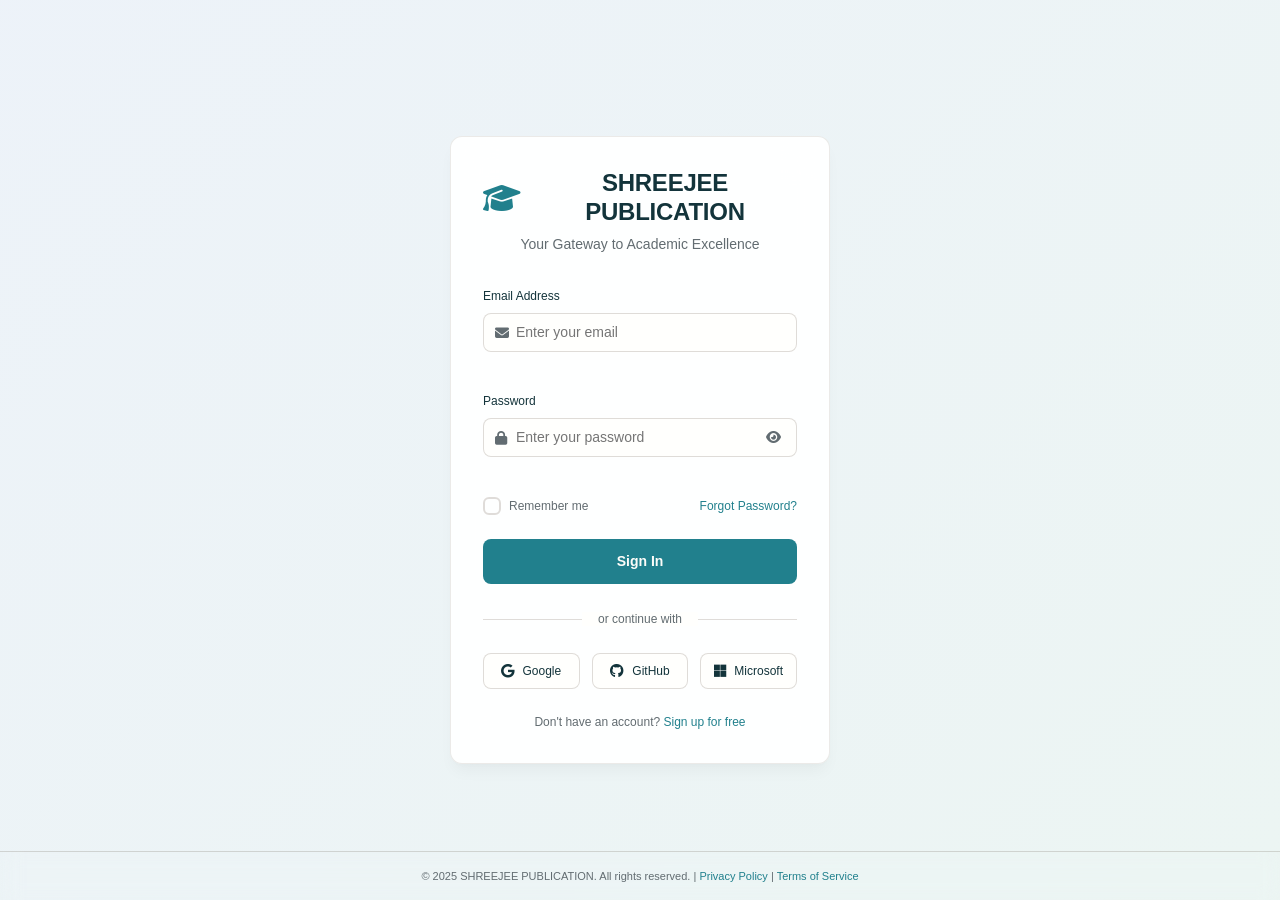
<file: login.html>
<!DOCTYPE html>
<html lang="en">
<head>
    <meta charset="UTF-8">
    <meta name="viewport" content="width=device-width, initial-scale=1.0">
    <title>SHREEJEE PUBLICATION - Student Login Portal</title>
    <link rel="stylesheet" href="styles3.css">
    <link rel="stylesheet" href="https://cdnjs.cloudflare.com/ajax/libs/font-awesome/6.4.0/css/all.min.css">
</head>
<body>
    <div class="login-background">
        <div class="background-shapes">
            <div class="shape shape-1"></div>
            <div class="shape shape-2"></div>
            <div class="shape shape-3"></div>
        </div>
        
        <div class="login-container">
            <div class="login-card">
                <div class="login-header">
                    <div class="brand-logo">
                        <i class="fas fa-graduation-cap"></i>
                        <h1>SHREEJEE PUBLICATION</h1>
                    </div>
                    <p class="tagline">Your Gateway to Academic Excellence</p>
                </div>

                <div class="login-form-container">
                    <form class="login-form" id="loginForm">
                        <div class="form-group">
                            <label for="email" class="form-label">Email Address</label>
                            <div class="input-wrapper">
                                <i class="fas fa-envelope input-icon"></i>
                                <input 
                                    type="email" 
                                    id="email" 
                                    name="email" 
                                    class="form-control" 
                                    placeholder="Enter your email"
                                    required
                                >
                            </div>
                            <span class="error-message" id="emailError"></span>
                        </div>

                        <div class="form-group">
                            <label for="password" class="form-label">Password</label>
                            <div class="input-wrapper">
                                <i class="fas fa-lock input-icon"></i>
                                <input 
                                    type="password" 
                                    id="password" 
                                    name="password" 
                                    class="form-control" 
                                    placeholder="Enter your password"
                                    required
                                >
                                <button type="button" class="password-toggle" id="passwordToggle">
                                    <i class="fas fa-eye"></i>
                                </button>
                            </div>
                            <span class="error-message" id="passwordError"></span>
                        </div>

                        <div class="form-options">
                            <label class="checkbox-container">
                                <input type="checkbox" id="rememberMe" name="rememberMe">
                                <span class="checkmark"></span>
                                Remember me
                            </label>
                            <a href="#" class="forgot-password" id="forgotPassword">Forgot Password?</a>
                        </div>

                        <button type="submit" class="btn btn--primary btn--full-width login-btn" id="loginBtn">
                            <span class="btn-text">Sign In</span>
                            <div class="btn-loader hidden">
                                <i class="fas fa-spinner fa-spin"></i>
                            </div>
                        </button>
                    </form>

                    <div class="divider">
                        <span>or continue with</span>
                    </div>

                    <div class="social-login">
                        <button class="social-btn google-btn" id="googleBtn">
                            <i class="fab fa-google"></i>
                            <span>Google</span>
                        </button>
                        <button class="social-btn github-btn" id="githubBtn">
                            <i class="fab fa-github"></i>
                            <span>GitHub</span>
                        </button>
                        <button class="social-btn microsoft-btn" id="microsoftBtn">
                            <i class="fab fa-microsoft"></i>
                            <span>Microsoft</span>
                        </button>
                    </div>

                    <div class="signup-link">
                        <p>Don't have an account? <a href="#" id="signupLink">Sign up for free</a></p>
                    </div>
                </div>
            </div>
        </div>

        <footer class="login-footer">
            <p>&copy; 2025 SHREEJEE PUBLICATION. All rights reserved. | <a href="#" target="_blank">Privacy Policy</a> | <a href="#" target="_blank">Terms of Service</a></p>
        </footer>
    </div>

        <script>
            // SHREEJEE PUBLICATION Login Page JavaScript

class LoginPage {
    constructor() {
        this.form = document.getElementById('loginForm');
        this.emailInput = document.getElementById('email');
        this.passwordInput = document.getElementById('password');
        this.passwordToggle = document.getElementById('passwordToggle');
        this.loginBtn = document.getElementById('loginBtn');
        this.rememberMe = document.getElementById('rememberMe');
        
        // Error elements
        this.emailError = document.getElementById('emailError');
        this.passwordError = document.getElementById('passwordError');
        
        // Social login buttons
        this.googleBtn = document.getElementById('googleBtn');
        this.githubBtn = document.getElementById('githubBtn');
        this.microsoftBtn = document.getElementById('microsoftBtn');
        
        // Other elements
        this.forgotPassword = document.getElementById('forgotPassword');
        this.signupLink = document.getElementById('signupLink');
        
        this.validationRules = {
            email: "Must be a valid email address",
            password: "Password must be at least 8 characters"
        };
        
        this.init();
    }
    
    init() {
        this.bindEvents();
        this.addInputAnimations();
        this.removeDefaultOutlines();
    }
    
    removeDefaultOutlines() {
        // Remove default browser outline and focus behavior that causes blue circles
        const style = document.createElement('style');
        style.textContent = `
            button, input, select, textarea, a {
                -webkit-tap-highlight-color: transparent;
                -webkit-touch-callout: none;
                -webkit-user-select: none;
                -khtml-user-select: none;
                -moz-user-select: none;
                -ms-user-select: none;
                user-select: none;
            }
            input, textarea {
                -webkit-user-select: text;
                -khtml-user-select: text;
                -moz-user-select: text;
                -ms-user-select: text;
                user-select: text;
            }
        `;
        document.head.appendChild(style);
    }
    
    bindEvents() {
        // Form submission
        this.form.addEventListener('submit', this.handleFormSubmit.bind(this));
        
        // Real-time validation
        this.emailInput.addEventListener('blur', () => this.validateEmail());
        this.emailInput.addEventListener('input', () => this.clearError('email'));
        this.passwordInput.addEventListener('blur', () => this.validatePassword());
        this.passwordInput.addEventListener('input', () => this.clearError('password'));
        
        // Password toggle
        this.passwordToggle.addEventListener('click', (e) => {
            e.preventDefault();
            this.togglePassword();
        });
        
        // Social login buttons
        this.googleBtn.addEventListener('click', (e) => {
            e.preventDefault();
            this.handleSocialLogin('google');
        });
        this.githubBtn.addEventListener('click', (e) => {
            e.preventDefault();
            this.handleSocialLogin('github');
        });
        this.microsoftBtn.addEventListener('click', (e) => {
            e.preventDefault();
            this.handleSocialLogin('microsoft');
        });
        
        // Other links
        this.forgotPassword.addEventListener('click', this.handleForgotPassword.bind(this));
        this.signupLink.addEventListener('click', this.handleSignupLink.bind(this));
        
        // Enter key handling
        this.emailInput.addEventListener('keypress', (e) => {
            if (e.key === 'Enter') {
                e.preventDefault();
                this.passwordInput.focus();
            }
        });
        
        this.passwordInput.addEventListener('keypress', (e) => {
            if (e.key === 'Enter') {
                e.preventDefault();
                this.form.dispatchEvent(new Event('submit'));
            }
        });
    }
    
    addInputAnimations() {
        // Add focus animations
        const inputs = [this.emailInput, this.passwordInput];
        
        inputs.forEach(input => {
            input.addEventListener('focus', () => {
                input.parentElement.classList.add('focused');
            });
            
            input.addEventListener('blur', () => {
                if (!input.value) {
                    input.parentElement.classList.remove('focused');
                }
            });
        });
    }
    
    validateEmail() {
        const email = this.emailInput.value.trim();
        const emailRegex = /^[^\s@]+@[^\s@]+\.[^\s@]+$/;
        
        if (!email) {
            this.showError('email', 'Email address is required');
            return false;
        }
        
        if (!emailRegex.test(email)) {
            this.showError('email', this.validationRules.email);
            return false;
        }
        
        this.showSuccess('email');
        return true;
    }
    
    validatePassword() {
        const password = this.passwordInput.value;
        
        if (!password) {
            this.showError('password', 'Password is required');
            return false;
        }
        
        if (password.length < 8) {
            this.showError('password', this.validationRules.password);
            return false;
        }
        
        this.showSuccess('password');
        return true;
    }
    
    showError(field, message) {
        const input = field === 'email' ? this.emailInput : this.passwordInput;
        const errorElement = field === 'email' ? this.emailError : this.passwordError;
        
        input.classList.remove('success');
        input.classList.add('error');
        errorElement.textContent = message;
        errorElement.style.display = 'block';
        errorElement.style.opacity = '1';
    }
    
    showSuccess(field) {
        const input = field === 'email' ? this.emailInput : this.passwordInput;
        const errorElement = field === 'email' ? this.emailError : this.passwordError;
        
        input.classList.remove('error');
        input.classList.add('success');
        errorElement.textContent = '';
        errorElement.style.display = 'none';
        errorElement.style.opacity = '0';
    }
    
    clearError(field) {
        const input = field === 'email' ? this.emailInput : this.passwordInput;
        const errorElement = field === 'email' ? this.emailError : this.passwordError;
        
        if (input.classList.contains('error')) {
            input.classList.remove('error');
            errorElement.style.opacity = '0';
            setTimeout(() => {
                errorElement.style.display = 'none';
            }, 200);
        }
    }
    
    togglePassword() {
        const type = this.passwordInput.getAttribute('type') === 'password' ? 'text' : 'password';
        this.passwordInput.setAttribute('type', type);
        
        const icon = this.passwordToggle.querySelector('i');
        if (type === 'text') {
            icon.classList.remove('fa-eye');
            icon.classList.add('fa-eye-slash');
        } else {
            icon.classList.remove('fa-eye-slash');
            icon.classList.add('fa-eye');
        }
    }
    
    async handleFormSubmit(e) {
        e.preventDefault();
        e.stopPropagation();
        
        // Validate all fields
        const isEmailValid = this.validateEmail();
        const isPasswordValid = this.validatePassword();
        
        if (!isEmailValid || !isPasswordValid) {
            this.shakeForm();
            return;
        }
        
        // Show loading state
        this.setLoadingState(true);
        
        try {
            // Simulate API call
            await this.simulateLogin();
            
            // Success feedback
            this.showSuccessMessage();
            
            // Redirect immediately to progress page
            setTimeout(() => {
                window.location.href = 'progress.html';
            }, 500);
            
        } catch (error) {
            this.showError('password', 'Invalid email or password. Please try again.');
            this.shakeForm();
        } finally {
            setTimeout(() => {
                this.setLoadingState(false);
            }, 1000);
        }
    }
    
    async simulateLogin() {
        // Simulate API call delay
        await new Promise(resolve => setTimeout(resolve, 2000));
        
        // Simulate success for demo (always succeed for better UX in demo)
        return { success: true };
    }
    
    setLoadingState(loading) {
        const btnText = this.loginBtn.querySelector('.btn-text');
        const btnLoader = this.loginBtn.querySelector('.btn-loader');
        
        if (loading) {
            this.loginBtn.classList.add('loading');
            this.loginBtn.disabled = true;
            btnText.style.opacity = '0';
            btnLoader.classList.remove('hidden');
        } else {
            this.loginBtn.classList.remove('loading');
            this.loginBtn.disabled = false;
            btnText.style.opacity = '1';
            btnLoader.classList.add('hidden');
        }
    }
    
    showSuccessMessage() {
        const originalText = this.loginBtn.querySelector('.btn-text');
        const originalBg = this.loginBtn.style.backgroundColor;
        
        originalText.textContent = 'Success!';
        this.loginBtn.style.backgroundColor = 'var(--color-success)';
        
        // Reset after delay
        setTimeout(() => {
            originalText.textContent = 'Sign In';
            this.loginBtn.style.backgroundColor = originalBg;
        }, 3000);
    }
    
    shakeForm() {
        this.form.style.animation = 'shake 0.6s ease-in-out';
        setTimeout(() => {
            this.form.style.animation = '';
        }, 600);
    }
    
    async handleSocialLogin(provider) {
        const button = provider === 'google' ? this.googleBtn : 
                      provider === 'github' ? this.githubBtn : this.microsoftBtn;
        
        // Store original content
        const originalIcon = button.querySelector('i').className;
        const originalText = button.querySelector('span').textContent;
        
        // Add loading animation
        button.querySelector('i').className = 'fas fa-spinner fa-spin';
        button.querySelector('span').textContent = 'Connecting...';
        button.disabled = true;
        button.style.opacity = '0.7';
        
        try {
            // Simulate social login delay
            await new Promise(resolve => setTimeout(resolve, 2000));
            
            // Show success state
            button.querySelector('i').className = 'fas fa-check';
            button.querySelector('span').textContent = 'Connected!';
            button.style.backgroundColor = 'var(--color-success)';
            button.style.color = 'white';
            
            setTimeout(() => {
                alert(`${provider.charAt(0).toUpperCase() + provider.slice(1)} login successful! Redirecting...`);
            }, 500);
            
        } catch (error) {
            alert('Social login failed. Please try again.');
        } finally {
            // Reset button after delay
            setTimeout(() => {
                button.querySelector('i').className = originalIcon;
                button.querySelector('span').textContent = originalText;
                button.disabled = false;
                button.style.opacity = '1';
                button.style.backgroundColor = '';
                button.style.color = '';
            }, 3000);
        }
    }
    
    handleForgotPassword(e) {
        e.preventDefault();
        e.stopPropagation();
        
        const email = this.emailInput.value.trim();
        if (!email) {
            alert('Please enter your email address first to reset your password.');
            this.emailInput.focus();
            this.emailInput.style.animation = 'pulse 0.5s ease-in-out';
            setTimeout(() => {
                this.emailInput.style.animation = '';
            }, 500);
            return;
        }
        
        if (!this.validateEmail()) {
            alert('Please enter a valid email address.');
            this.emailInput.focus();
            return;
        }
        
        // Show success message
        const originalText = this.forgotPassword.textContent;
        this.forgotPassword.textContent = 'Instructions sent!';
        this.forgotPassword.style.color = 'var(--color-success)';
        
        setTimeout(() => {
            alert(`Password reset instructions have been sent to ${email}. Please check your inbox.`);
        }, 500);
        
        // Reset link text
        setTimeout(() => {
            this.forgotPassword.textContent = originalText;
            this.forgotPassword.style.color = '';
        }, 3000);
    }
    
    handleSignupLink(e) {
        e.preventDefault();
        e.stopPropagation();
        
        // Animate the link
        this.signupLink.style.transform = 'scale(0.95)';
        setTimeout(() => {
            this.signupLink.style.transform = 'scale(1)';
        }, 150);
        
        // Redirect to signup page
        setTimeout(() => {
            window.location.href = 'signup.html';
        }, 200);
    }
}

// Inject necessary CSS animations
const animationCSS = `
@keyframes shake {
    0%, 100% { transform: translateX(0); }
    10%, 30%, 50%, 70%, 90% { transform: translateX(-8px); }
    20%, 40%, 60%, 80% { transform: translateX(8px); }
}

@keyframes pulse {
    0% { transform: scale(1); box-shadow: var(--focus-ring); }
    50% { transform: scale(1.02); box-shadow: var(--focus-ring); }
    100% { transform: scale(1); box-shadow: var(--focus-ring); }
}

@keyframes fadeInUp {
    from {
        opacity: 0;
        transform: translateY(20px);
    }
    to {
        opacity: 1;
        transform: translateY(0);
    }
}

.input-wrapper.focused .input-icon {
    color: var(--color-primary) !important;
    transform: scale(1.05);
    transition: all 0.2s ease;
}

.form-control:valid:not(:placeholder-shown) {
    border-color: var(--color-success);
}

.social-btn {
    position: relative;
    overflow: hidden;
    transition: all 0.3s ease;
}

.social-btn::before {
    content: '';
    position: absolute;
    top: 50%;
    left: 50%;
    width: 0;
    height: 0;
    background: rgba(255, 255, 255, 0.1);
    border-radius: 50%;
    transition: all 0.4s ease;
    transform: translate(-50%, -50%);
    pointer-events: none;
}

.social-btn:hover::before {
    width: 300px;
    height: 300px;
}

.login-card {
    transition: transform 0.3s ease;
}

.social-btn:disabled {
    cursor: not-allowed;
}

.social-btn:disabled:hover {
    transform: none;
    box-shadow: none;
}

.social-btn:disabled:hover::before {
    width: 0;
    height: 0;
}

/* Enhanced error message styling */
.error-message {
    transition: all 0.3s ease;
    transform: translateY(-5px);
}

.error-message:empty {
    transform: translateY(0);
}

/* Button loading state improvements */
.btn.loading {
    pointer-events: none;
}

.btn-loader {
    color: var(--color-btn-primary-text);
}

/* Input focus enhancements */
.form-control:focus {
    transform: translateY(-1px);
    transition: all 0.2s ease;
}
`;

// Initialize the login page when DOM is loaded
document.addEventListener('DOMContentLoaded', () => {
    // Inject animations CSS
    const style = document.createElement('style');
    style.textContent = animationCSS;
    document.head.appendChild(style);
    
    // Initialize login page
    new LoginPage();
    
    // Add entrance animations for form elements
    setTimeout(() => {
        const elements = document.querySelectorAll('.form-group');
        elements.forEach((element, index) => {
            element.style.opacity = '0';
            element.style.transform = 'translateY(20px)';
            setTimeout(() => {
                element.style.animation = `fadeInUp 0.6s ease forwards`;
            }, index * 100);
        });
    }, 300);
});

// Theme handling
function initializeTheme() {
    const savedTheme = localStorage.getItem('shree-ojas-vidhyalaya-theme');
    const systemTheme = window.matchMedia('(prefers-color-scheme: dark)').matches ? 'dark' : 'light';
    const theme = savedTheme || systemTheme;
    
    document.documentElement.setAttribute('data-color-scheme', theme);
}

// Listen for system theme changes
window.matchMedia('(prefers-color-scheme: dark)').addEventListener('change', (e) => {
    if (!localStorage.getItem('shree-ojas-vidhyalaya-theme')) {
        document.documentElement.setAttribute('data-color-scheme', e.matches ? 'dark' : 'light');
    }
});

// Initialize theme
initializeTheme();

const express = require('express');
const bcrypt = require('bcryptjs');
const jwt = require('jsonwebtoken');
const { validationResult, body } = require('express-validator');
const rateLimit = require('express-rate-limit');

// Database connection (adjust based on your database choice)
const db = require('../config/database'); // Your database connection

class AuthController {

    // Login rate limiting - 5 attempts per 15 minutes per IP
    static loginLimiter = rateLimit({
        windowMs: 15 * 60 * 1000, // 15 minutes
        max: 5, // 5 attempts
        message: {
            success: false,
            message: 'Too many login attempts, please try again later.',
            retryAfter: '15 minutes'
        },
        standardHeaders: true,
        legacyHeaders: false,
    });

    // User Registration
    static async register(req, res) {
        try {
            // Input validation
            const errors = validationResult(req);
            if (!errors.isEmpty()) {
                return res.status(400).json({
                    success: false,
                    message: 'Validation failed',
                    errors: errors.array()
                });
            }

            const { 
                firstName, 
                lastName, 
                email, 
                password, 
                institution, 
                major,
                yearOfStudy 
            } = req.body;

            // Check if user already exists
            const existingUser = await db.query(
                'SELECT id FROM users WHERE email = $1', 
                [email.toLowerCase()]
            );

            if (existingUser.rows.length > 0) {
                return res.status(409).json({
                    success: false,
                    message: 'User already exists with this email address'
                });
            }

            // Hash password
            const saltRounds = 12;
            const hashedPassword = await bcrypt.hash(password, saltRounds);

            // Create new user
            const newUser = await db.query(`
                INSERT INTO users (
                    first_name, 
                    last_name, 
                    email, 
                    password_hash, 
                    institution, 
                    major, 
                    year_of_study,
                    created_at
                ) VALUES ($1, $2, $3, $4, $5, $6, $7, NOW()) 
                RETURNING id, first_name, last_name, email, institution, major, year_of_study, created_at
            `, [
                firstName.trim(),
                lastName.trim(), 
                email.toLowerCase().trim(),
                hashedPassword,
                institution || null,
                major || null,
                yearOfStudy || null
            ]);

            const user = newUser.rows[0];

            // Create default user preferences
            await db.query(`
                INSERT INTO user_preferences (user_id) VALUES ($1)
            `, [user.id]);

            // Generate JWT tokens
            const accessToken = jwt.sign(
                { 
                    userId: user.id, 
                    email: user.email,
                    firstName: user.first_name,
                    lastName: user.last_name
                },
                process.env.JWT_SECRET,
                { expiresIn: process.env.JWT_EXPIRE || '24h' }
            );

            const refreshToken = jwt.sign(
                { userId: user.id },
                process.env.JWT_REFRESH_SECRET,
                { expiresIn: process.env.JWT_REFRESH_EXPIRE || '7d' }
            );

            // Store refresh token in database
            await db.query(`
                UPDATE users SET refresh_token = $1 WHERE id = $2
            `, [refreshToken, user.id]);

            // Set secure HTTP-only cookie for refresh token
            res.cookie('refreshToken', refreshToken, {
                httpOnly: true,
                secure: process.env.NODE_ENV === 'production',
                sameSite: 'strict',
                maxAge: 7 * 24 * 60 * 60 * 1000 // 7 days
            });

            res.status(201).json({
                success: true,
                message: 'User registered successfully! Welcome to Shree Ojas Vidhyalaya.',
                data: {
                    accessToken,
                    user: {
                        id: user.id,
                        firstName: user.first_name,
                        lastName: user.last_name,
                        email: user.email,
                        institution: user.institution,
                        major: user.major,
                        yearOfStudy: user.year_of_study,
                        createdAt: user.created_at
                    }
                }
            });

        } catch (error) {
            console.error('Registration error:', error);
            res.status(500).json({
                success: false,
                message: 'Internal server error during registration'
            });
        }
    }

    // User Login
    static async login(req, res) {
        try {
            // Input validation
            const errors = validationResult(req);
            if (!errors.isEmpty()) {
                return res.status(400).json({
                    success: false,
                    message: 'Invalid input data',
                    errors: errors.array()
                });
            }

            const { email, password, rememberMe } = req.body;

            // Find user by email
            const userResult = await db.query(`
                SELECT 
                    id, 
                    first_name, 
                    last_name, 
                    email, 
                    password_hash, 
                    institution, 
                    major, 
                    year_of_study,
                    last_login,
                    is_active,
                    failed_login_attempts,
                    locked_until
                FROM users 
                WHERE email = $1
            `, [email.toLowerCase().trim()]);

            if (userResult.rows.length === 0) {
                return res.status(401).json({
                    success: false,
                    message: 'Invalid email or password'
                });
            }

            const user = userResult.rows[0];

            // Check if account is locked
            if (user.locked_until && new Date() < new Date(user.locked_until)) {
                const remainingTime = Math.ceil((new Date(user.locked_until) - new Date()) / (1000 * 60));
                return res.status(423).json({
                    success: false,
                    message: `Account temporarily locked due to multiple failed login attempts. Try again in ${remainingTime} minutes.`
                });
            }

            // Check if account is active
            if (!user.is_active) {
                return res.status(403).json({
                    success: false,
                    message: 'Account is deactivated. Please contact support.'
                });
            }

            // Verify password
            const isValidPassword = await bcrypt.compare(password, user.password_hash);

            if (!isValidPassword) {
                // Increment failed login attempts
                const failedAttempts = (user.failed_login_attempts || 0) + 1;
                let lockUntil = null;

                // Lock account after 5 failed attempts for 30 minutes
                if (failedAttempts >= 5) {
                    lockUntil = new Date(Date.now() + 30 * 60 * 1000); // 30 minutes
                }

                await db.query(`
                    UPDATE users 
                    SET failed_login_attempts = $1, locked_until = $2
                    WHERE id = $3
                `, [failedAttempts, lockUntil, user.id]);

                return res.status(401).json({
                    success: false,
                    message: 'Invalid email or password',
                    attemptsRemaining: Math.max(0, 5 - failedAttempts)
                });
            }

            // Reset failed login attempts on successful login
            await db.query(`
                UPDATE users 
                SET failed_login_attempts = 0, locked_until = NULL, last_login = NOW()
                WHERE id = $1
            `, [user.id]);

            // Generate JWT tokens
            const tokenExpiry = rememberMe ? '30d' : '24h';
            const accessToken = jwt.sign(
                { 
                    userId: user.id, 
                    email: user.email,
                    firstName: user.first_name,
                    lastName: user.last_name
                },
                process.env.JWT_SECRET,
                { expiresIn: tokenExpiry }
            );

            const refreshToken = jwt.sign(
                { userId: user.id },
                process.env.JWT_REFRESH_SECRET,
                { expiresIn: rememberMe ? '60d' : '7d' }
            );

            // Store refresh token in database
            await db.query(`
                UPDATE users SET refresh_token = $1 WHERE id = $2
            `, [refreshToken, user.id]);

            // Set secure HTTP-only cookie for refresh token
            const cookieMaxAge = rememberMe ? 60 * 24 * 60 * 60 * 1000 : 7 * 24 * 60 * 60 * 1000;
            res.cookie('refreshToken', refreshToken, {
                httpOnly: true,
                secure: process.env.NODE_ENV === 'production',
                sameSite: 'strict',
                maxAge: cookieMaxAge
            });

            // Get user preferences
            const preferencesResult = await db.query(`
                SELECT * FROM user_preferences WHERE user_id = $1
            `, [user.id]);

            res.json({
                success: true,
                message: `Welcome back, ${user.first_name}!`,
                data: {
                    accessToken,
                    user: {
                        id: user.id,
                        firstName: user.first_name,
                        lastName: user.last_name,
                        email: user.email,
                        institution: user.institution,
                        major: user.major,
                        yearOfStudy: user.year_of_study,
                        lastLogin: user.last_login,
                        preferences: preferencesResult.rows[0] || {}
                    }
                }
            });

        } catch (error) {
            console.error('Login error:', error);
            res.status(500).json({
                success: false,
                message: 'Internal server error during login'
            });
        }
    }

    // Refresh Token
    static async refreshToken(req, res) {
        try {
            const refreshToken = req.cookies.refreshToken;

            if (!refreshToken) {
                return res.status(401).json({
                    success: false,
                    message: 'Refresh token not provided'
                });
            }

            // Verify refresh token
            const decoded = jwt.verify(refreshToken, process.env.JWT_REFRESH_SECRET);

            // Check if refresh token exists in database
            const userResult = await db.query(`
                SELECT id, first_name, last_name, email, refresh_token 
                FROM users 
                WHERE id = $1 AND refresh_token = $2 AND is_active = true
            `, [decoded.userId, refreshToken]);

            if (userResult.rows.length === 0) {
                res.clearCookie('refreshToken');
                return res.status(401).json({
                    success: false,
                    message: 'Invalid refresh token'
                });
            }

            const user = userResult.rows[0];

            // Generate new access token
            const accessToken = jwt.sign(
                { 
                    userId: user.id, 
                    email: user.email,
                    firstName: user.first_name,
                    lastName: user.last_name
                },
                process.env.JWT_SECRET,
                { expiresIn: process.env.JWT_EXPIRE || '24h' }
            );

            res.json({
                success: true,
                message: 'Token refreshed successfully',
                data: {
                    accessToken
                }
            });

        } catch (error) {
            res.clearCookie('refreshToken');
            res.status(401).json({
                success: false,
                message: 'Invalid refresh token'
            });
        }
    }

    // Logout
    static async logout(req, res) {
        try {
            const refreshToken = req.cookies.refreshToken;

            if (refreshToken) {
                // Remove refresh token from database
                await db.query(`
                    UPDATE users SET refresh_token = NULL WHERE refresh_token = $1
                `, [refreshToken]);
            }

            // Clear refresh token cookie
            res.clearCookie('refreshToken');

            res.json({
                success: true,
                message: 'Logged out successfully'
            });

        } catch (error) {
            console.error('Logout error:', error);
            res.status(500).json({
                success: false,
                message: 'Error during logout'
            });
        }
    }

    // Forgot Password
    static async forgotPassword(req, res) {
        try {
            const errors = validationResult(req);
            if (!errors.isEmpty()) {
                return res.status(400).json({
                    success: false,
                    message: 'Invalid email format',
                    errors: errors.array()
                });
            }

            const { email } = req.body;

            // Check if user exists
            const userResult = await db.query(`
                SELECT id, first_name, email FROM users WHERE email = $1 AND is_active = true
            `, [email.toLowerCase().trim()]);

            // Always return success to prevent email enumeration
            if (userResult.rows.length === 0) {
                return res.json({
                    success: true,
                    message: 'If an account with that email exists, a password reset link has been sent.'
                });
            }

            const user = userResult.rows[0];

            // Generate password reset token
            const resetToken = jwt.sign(
                { userId: user.id, email: user.email, purpose: 'password_reset' },
                process.env.JWT_SECRET,
                { expiresIn: '1h' }
            );

            // Store reset token in database with expiry
            await db.query(`
                UPDATE users 
                SET password_reset_token = $1, password_reset_expires = $2 
                WHERE id = $3
            `, [resetToken, new Date(Date.now() + 60 * 60 * 1000), user.id]); // 1 hour

            // TODO: Send email with reset link
            // await emailService.sendPasswordResetEmail(user.email, user.first_name, resetToken);

            res.json({
                success: true,
                message: 'If an account with that email exists, a password reset link has been sent.',
                // Include token for testing (remove in production)
                resetToken: process.env.NODE_ENV === 'development' ? resetToken : undefined
            });

        } catch (error) {
            console.error('Forgot password error:', error);
            res.status(500).json({
                success: false,
                message: 'Error processing password reset request'
            });
        }
    }

    // Reset Password
    static async resetPassword(req, res) {
        try {
            const errors = validationResult(req);
            if (!errors.isEmpty()) {
                return res.status(400).json({
                    success: false,
                    message: 'Validation failed',
                    errors: errors.array()
                });
            }

            const { token, newPassword } = req.body;

            // Verify reset token
            const decoded = jwt.verify(token, process.env.JWT_SECRET);

            if (decoded.purpose !== 'password_reset') {
                return res.status(400).json({
                    success: false,
                    message: 'Invalid reset token'
                });
            }

            // Check if token exists in database and hasn't expired
            const userResult = await db.query(`
                SELECT id, password_reset_token, password_reset_expires 
                FROM users 
                WHERE id = $1 AND password_reset_token = $2 AND password_reset_expires > NOW()
            `, [decoded.userId, token]);

            if (userResult.rows.length === 0) {
                return res.status(400).json({
                    success: false,
                    message: 'Invalid or expired reset token'
                });
            }

            // Hash new password
            const saltRounds = 12;
            const hashedPassword = await bcrypt.hash(newPassword, saltRounds);

            // Update password and clear reset token
            await db.query(`
                UPDATE users 
                SET 
                    password_hash = $1, 
                    password_reset_token = NULL, 
                    password_reset_expires = NULL,
                    refresh_token = NULL
                WHERE id = $2
            `, [hashedPassword, decoded.userId]);

            res.json({
                success: true,
                message: 'Password reset successful. Please log in with your new password.'
            });

        } catch (error) {
            console.error('Reset password error:', error);
            res.status(400).json({
                success: false,
                message: 'Invalid or expired reset token'
            });
        }
    }

    // Verify Token (for protected routes)
    static async verifyToken(req, res, next) {
        try {
            const token = req.header('Authorization')?.replace('Bearer ', '');

            if (!token) {
                return res.status(401).json({
                    success: false,
                    message: 'Access denied. No token provided.'
                });
            }

            const decoded = jwt.verify(token, process.env.JWT_SECRET);

            // Check if user still exists and is active
            const userResult = await db.query(`
                SELECT id, first_name, last_name, email, is_active 
                FROM users 
                WHERE id = $1 AND is_active = true
            `, [decoded.userId]);

            if (userResult.rows.length === 0) {
                return res.status(401).json({
                    success: false,
                    message: 'Invalid token or user not found.'
                });
            }

            req.user = {
                id: decoded.userId,
                email: decoded.email,
                firstName: decoded.firstName,
                lastName: decoded.lastName
            };

            next();
        } catch (error) {
            res.status(401).json({
                success: false,
                message: 'Invalid token.'
            });
        }
    }
}

// Input validation rules
const validationRules = {
    register: [
        body('firstName')
            .trim()
            .isLength({ min: 2, max: 50 })
            .matches(/^[a-zA-Z\s'-]+$/)
            .withMessage('First name must be 2-50 characters and contain only letters, spaces, hyphens, and apostrophes'),

        body('lastName')
            .trim()
            .isLength({ min: 2, max: 50 })
            .matches(/^[a-zA-Z\s'-]+$/)
            .withMessage('Last name must be 2-50 characters and contain only letters, spaces, hyphens, and apostrophes'),

        body('email')
            .isEmail()
            .normalizeEmail()
            .withMessage('Please provide a valid email address'),

        body('password')
            .isLength({ min: 8 })
            .matches(/^(?=.*[a-z])(?=.*[A-Z])(?=.*\d)(?=.*[@$!%*?&])[A-Za-z\d@$!%*?&]/)
            .withMessage('Password must be at least 8 characters long and contain at least one lowercase letter, one uppercase letter, one number, and one special character'),

        body('institution')
            .optional()
            .trim()
            .isLength({ max: 255 })
            .withMessage('Institution name must not exceed 255 characters'),

        body('major')
            .optional()
            .trim()
            .isLength({ max: 255 })
            .withMessage('Major must not exceed 255 characters'),

        body('yearOfStudy')
            .optional()
            .isInt({ min: 1, max: 10 })
            .withMessage('Year of study must be between 1 and 10')
    ],

    login: [
        body('email')
            .isEmail()
            .normalizeEmail()
            .withMessage('Please provide a valid email address'),

        body('password')
            .notEmpty()
            .withMessage('Password is required'),

        body('rememberMe')
            .optional()
            .isBoolean()
            .withMessage('Remember me must be a boolean value')
    ],

    forgotPassword: [
        body('email')
            .isEmail()
            .normalizeEmail()
            .withMessage('Please provide a valid email address')
    ],

    resetPassword: [
        body('token')
            .notEmpty()
            .withMessage('Reset token is required'),

        body('newPassword')
            .isLength({ min: 8 })
            .matches(/^(?=.*[a-z])(?=.*[A-Z])(?=.*\d)(?=.*[@$!%*?&])[A-Za-z\d@$!%*?&]/)
            .withMessage('Password must be at least 8 characters long and contain at least one lowercase letter, one uppercase letter, one number, and one special character')
    ]
};

// Router setup
const router = express.Router();

// Apply rate limiting to login endpoint
router.use('/login', AuthController.loginLimiter);

// Authentication routes
router.post('/register', validationRules.register, AuthController.register);
router.post('/login', validationRules.login, AuthController.login);
router.post('/refresh-token', AuthController.refreshToken);
router.post('/logout', AuthController.logout);
router.post('/forgot-password', validationRules.forgotPassword, AuthController.forgotPassword);
router.post('/reset-password', validationRules.resetPassword, AuthController.resetPassword);

// Protected route example
router.get('/me', AuthController.verifyToken, async (req, res) => {
    try {
        const userResult = await db.query(`
            SELECT 
                id, 
                first_name, 
                last_name, 
                email, 
                institution, 
                major, 
                year_of_study,
                created_at,
                last_login
            FROM users 
            WHERE id = $1
        `, [req.user.id]);

        if (userResult.rows.length === 0) {
            return res.status(404).json({
                success: false,
                message: 'User not found'
            });
        }

        const user = userResult.rows[0];

        res.json({
            success: true,
            data: {
                user: {
                    id: user.id,
                    firstName: user.first_name,
                    lastName: user.last_name,
                    email: user.email,
                    institution: user.institution,
                    major: user.major,
                    yearOfStudy: user.year_of_study,
                    createdAt: user.created_at,
                    lastLogin: user.last_login
                }
            }
        });
    } catch (error) {
        console.error('Get user profile error:', error);
        res.status(500).json({
            success: false,
            message: 'Error fetching user profile'
        });
    }
});

module.exports = {
    router,
    AuthController,
    validationRules
};

    </script>
</body>
</html>
</file>
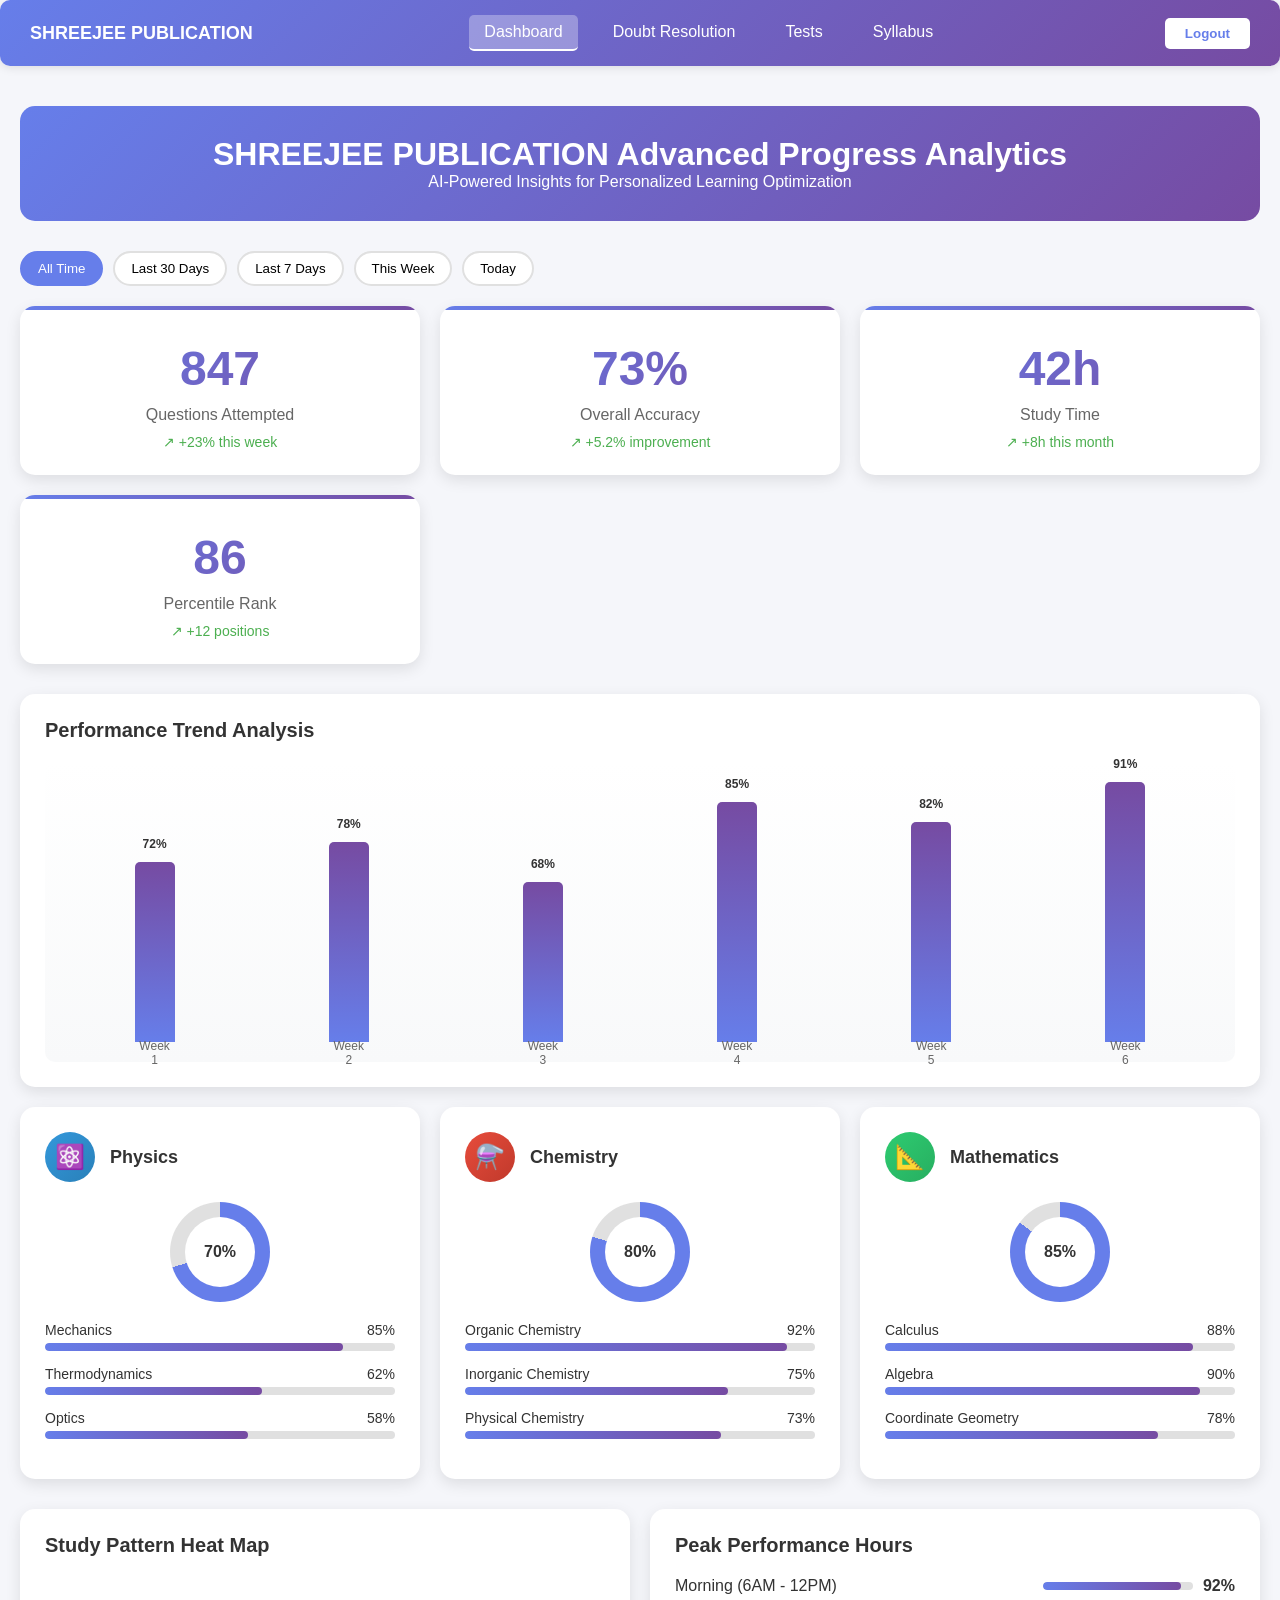
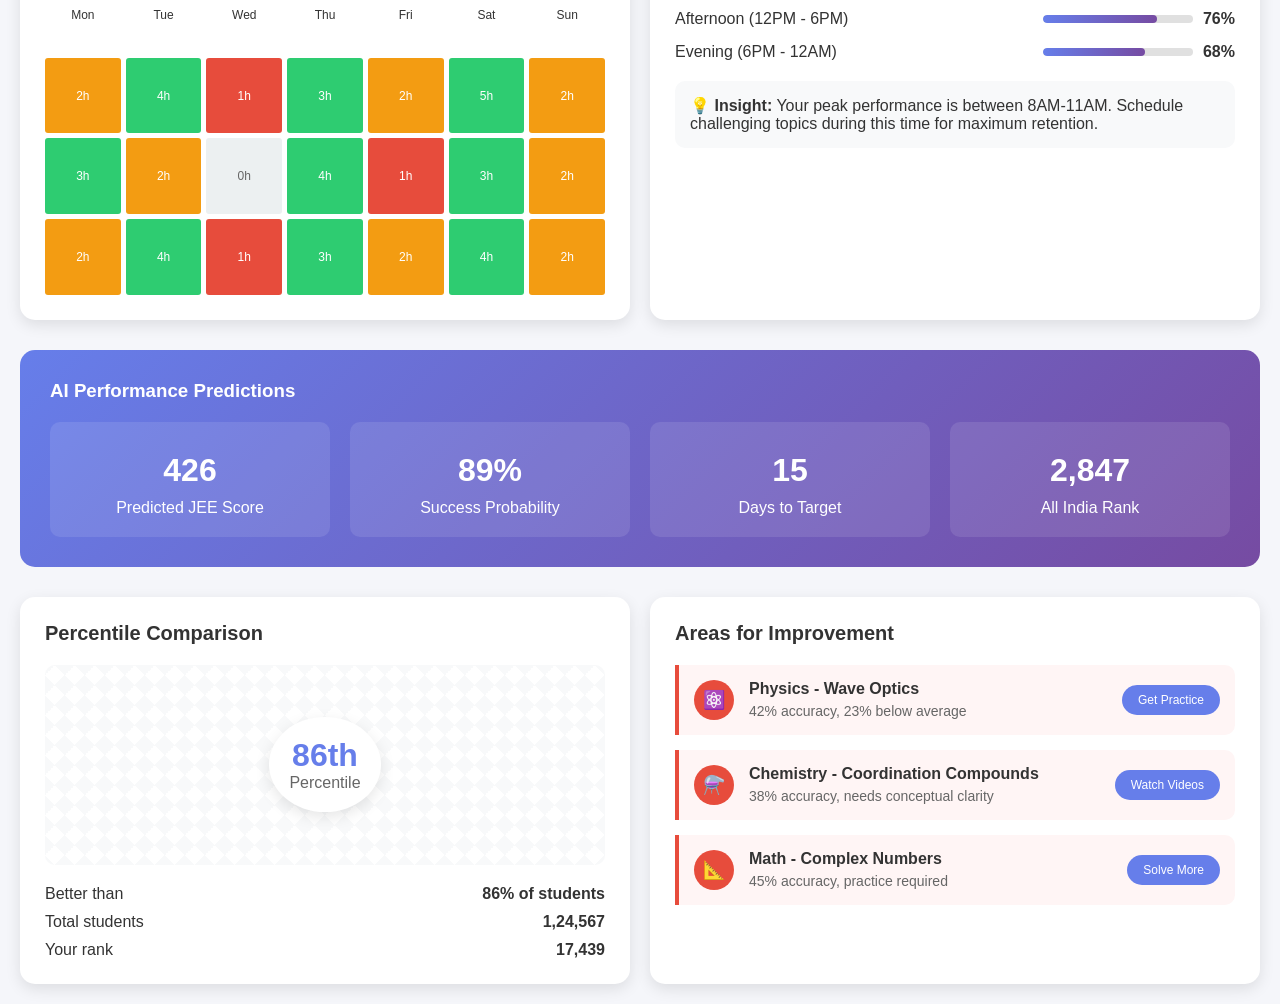
<file: progress.html>
<!DOCTYPE html>
<html lang="en">
<head>
    <meta charset="UTF-8">
    <meta name="viewport" content="width=device-width, initial-scale=1.0">
    <title>SHREEJEE PUBLICATION - Advanced Progress Analytics</title>
    <style>
        * {
            margin: 0;
            padding: 0;
            box-sizing: border-box;
        }

        body {
            font-family: 'Segoe UI', Tahoma, Geneva, Verdana, sans-serif;
            background: #f5f6fa;
            color: #333;
        }

        .analytics-container {
            max-width: 1400px;
            margin: 0 auto;
            padding: 20px;
        }

        .header {
            background: linear-gradient(135deg, #667eea 0%, #764ba2 100%);
            color: white;
            padding: 30px;
            border-radius: 15px;
            margin-bottom: 30px;
            text-align: center;
        }

        .dashboard-grid {
            display: grid;
            grid-template-columns: repeat(auto-fit, minmax(300px, 1fr));
            gap: 20px;
            margin-bottom: 30px;
        }

        .stat-card {
            background: white;
            border-radius: 15px;
            padding: 25px;
            box-shadow: 0 5px 15px rgba(0, 0, 0, 0.1);
            text-align: center;
            position: relative;
            overflow: hidden;
        }

        .stat-card::before {
            content: '';
            position: absolute;
            top: 0;
            left: 0;
            right: 0;
            height: 4px;
            background: linear-gradient(135deg, #667eea, #764ba2);
        }

        .stat-value {
            font-size: 48px;
            font-weight: bold;
            margin: 10px 0;
            background: linear-gradient(135deg, #667eea, #764ba2);
            -webkit-background-clip: text;
            -webkit-text-fill-color: transparent;
            background-clip: text;
        }

        .stat-label {
            color: #666;
            font-size: 16px;
        }

        .stat-change {
            margin-top: 10px;
            font-size: 14px;
        }

        .positive { color: #4CAF50; }
        .negative { color: #f44336; }

        .chart-container {
            background: white;
            border-radius: 15px;
            padding: 25px;
            box-shadow: 0 5px 15px rgba(0, 0, 0, 0.1);
            margin-bottom: 20px;
        }

        .chart-title {
            font-size: 20px;
            font-weight: 600;
            margin-bottom: 20px;
            color: #333;
        }

        .performance-chart {
            height: 300px;
            position: relative;
            background: linear-gradient(to top, #f8f9fa 0%, transparent 100%);
            border-radius: 10px;
            padding: 20px;
            display: flex;
            align-items: end;
            gap: 15px;
            justify-content: space-around;
        }

        .bar {
            background: linear-gradient(to top, #667eea, #764ba2);
            border-radius: 5px 5px 0 0;
            min-width: 40px;
            position: relative;
            animation: growUp 1s ease-out;
            transition: all 0.3s ease;
        }

        .bar:hover {
            filter: brightness(1.1);
            transform: scale(1.05);
        }

        .bar-label {
            position: absolute;
            bottom: -25px;
            left: 50%;
            transform: translateX(-50%);
            font-size: 12px;
            color: #666;
            text-align: center;
        }

        .bar-value {
            position: absolute;
            top: -25px;
            left: 50%;
            transform: translateX(-50%);
            font-size: 12px;
            font-weight: bold;
            color: #333;
        }

        @keyframes growUp {
            from { height: 0; }
            to { height: var(--height); }
        }

        .subject-breakdown {
            display: grid;
            grid-template-columns: repeat(auto-fit, minmax(250px, 1fr));
            gap: 20px;
            margin-bottom: 30px;
        }

        .subject-card {
            background: white;
            border-radius: 15px;
            padding: 25px;
            box-shadow: 0 5px 15px rgba(0, 0, 0, 0.1);
        }

        .subject-header {
            display: flex;
            align-items: center;
            gap: 15px;
            margin-bottom: 20px;
        }

        .subject-icon {
            width: 50px;
            height: 50px;
            border-radius: 50%;
            display: flex;
            align-items: center;
            justify-content: center;
            font-size: 24px;
            color: white;
        }

        .physics { background: linear-gradient(135deg, #3498db, #2980b9); }
        .chemistry { background: linear-gradient(135deg, #e74c3c, #c0392b); }
        .mathematics { background: linear-gradient(135deg, #2ecc71, #27ae60); }

        .subject-name {
            font-size: 18px;
            font-weight: 600;
        }

        .progress-ring {
            width: 100px;
            height: 100px;
            margin: 0 auto 20px;
            position: relative;
        }

        .progress-circle {
            width: 100%;
            height: 100%;
            border-radius: 50%;
            background: conic-gradient(from 0deg, #667eea 0deg, #667eea var(--progress), #e0e0e0 var(--progress), #e0e0e0 360deg);
            display: flex;
            align-items: center;
            justify-content: center;
            position: relative;
        }

        .progress-circle::before {
            content: '';
            width: 70px;
            height: 70px;
            background: white;
            border-radius: 50%;
            position: absolute;
        }

        .progress-text {
            position: relative;
            z-index: 1;
            font-weight: bold;
            font-size: 16px;
        }

        .topic-progress {
            margin-bottom: 15px;
        }

        .topic-name {
            display: flex;
            justify-content: space-between;
            margin-bottom: 5px;
            font-size: 14px;
        }

        .progress-bar {
            width: 100%;
            height: 8px;
            background: #e0e0e0;
            border-radius: 4px;
            overflow: hidden;
        }

        .progress-fill {
            height: 100%;
            background: linear-gradient(90deg, #667eea, #764ba2);
            border-radius: 4px;
            transition: width 1s ease-out;
        }

        .time-analysis {
            display: grid;
            grid-template-columns: 1fr 1fr;
            gap: 20px;
            margin-bottom: 30px;
        }

        .time-card {
            background: white;
            border-radius: 15px;
            padding: 25px;
            box-shadow: 0 5px 15px rgba(0, 0, 0, 0.1);
        }

        .time-grid {
            display: grid;
            grid-template-columns: repeat(7, 1fr);
            gap: 5px;
            margin-top: 20px;
        }

        .time-cell {
            aspect-ratio: 1;
            border-radius: 3px;
            display: flex;
            align-items: center;
            justify-content: center;
            font-size: 12px;
            cursor: pointer;
            transition: all 0.2s ease;
        }

        .time-cell:hover {
            transform: scale(1.1);
        }

        .time-high { background: #2ecc71; color: white; }
        .time-medium { background: #f39c12; color: white; }
        .time-low { background: #e74c3c; color: white; }
        .time-none { background: #ecf0f1; color: #666; }

        .prediction-panel {
            background: linear-gradient(135deg, #667eea 0%, #764ba2 100%);
            color: white;
            border-radius: 15px;
            padding: 30px;
            margin-bottom: 30px;
        }

        .prediction-grid {
            display: grid;
            grid-template-columns: repeat(auto-fit, minmax(200px, 1fr));
            gap: 20px;
            margin-top: 20px;
        }

        .prediction-item {
            background: rgba(255, 255, 255, 0.1);
            border-radius: 10px;
            padding: 20px;
            text-align: center;
        }

        .prediction-value {
            font-size: 32px;
            font-weight: bold;
            margin: 10px 0;
        }

        .weak-areas {
            background: white;
            border-radius: 15px;
            padding: 25px;
            box-shadow: 0 5px 15px rgba(0, 0, 0, 0.1);
        }

        .weakness-item {
            display: flex;
            align-items: center;
            gap: 15px;
            padding: 15px;
            border-left: 4px solid #e74c3c;
            background: #fff5f5;
            border-radius: 0 10px 10px 0;
            margin-bottom: 15px;
        }

        .weakness-icon {
            width: 40px;
            height: 40px;
            background: #e74c3c;
            border-radius: 50%;
            display: flex;
            align-items: center;
            justify-content: center;
            color: white;
            font-size: 18px;
        }

        .weakness-details {
            flex: 1;
        }

        .weakness-title {
            font-weight: 600;
            margin-bottom: 5px;
        }

        .weakness-description {
            color: #666;
            font-size: 14px;
        }

        .recommendation-btn {
            background: #667eea;
            color: white;
            border: none;
            padding: 8px 16px;
            border-radius: 20px;
            cursor: pointer;
            font-size: 12px;
            transition: all 0.3s ease;
        }

        .recommendation-btn:hover {
            background: #5a67d8;
            transform: translateY(-2px);
        }

        .comparative-analysis {
            display: grid;
            grid-template-columns: 1fr 1fr;
            gap: 20px;
        }

        .comparison-card {
            background: white;
            border-radius: 15px;
            padding: 25px;
            box-shadow: 0 5px 15px rgba(0, 0, 0, 0.1);
        }

        .percentile-chart {
            height: 200px;
            background: linear-gradient(45deg, #f8f9fa 25%, transparent 25%), 
                        linear-gradient(-45deg, #f8f9fa 25%, transparent 25%), 
                        linear-gradient(45deg, transparent 75%, #f8f9fa 75%), 
                        linear-gradient(-45deg, transparent 75%, #f8f9fa 75%);
            background-size: 20px 20px;
            border-radius: 10px;
            position: relative;
            display: flex;
            align-items: center;
            justify-content: center;
        }

        .percentile-value {
            background: white;
            padding: 20px;
            border-radius: 50%;
            box-shadow: 0 5px 15px rgba(0, 0, 0, 0.1);
            text-align: center;
        }

        .filters {
            display: flex;
            gap: 10px;
            margin-bottom: 20px;
            flex-wrap: wrap;
        }

        .filter-btn {
            padding: 8px 16px;
            border: 2px solid #e0e0e0;
            background: white;
            border-radius: 20px;
            cursor: pointer;
            transition: all 0.3s ease;
        }

        .filter-btn.active {
            background: #667eea;
            color: white;
            border-color: #667eea;
        }
    </style>
    <style>
        /* Navigation Navbar */
        .navbar {
            background: linear-gradient(135deg, #667eea 0%, #764ba2 100%);
            padding: 15px 30px;
            box-shadow: 0 2px 10px rgba(0, 0, 0, 0.1);
            margin-bottom: 20px;
            border-radius: 10px;
            display: flex;
            justify-content: space-between;
            align-items: center;
        }

        .navbar-brand {
            color: white;
            font-weight: bold;
            font-size: 18px;
            text-decoration: none;
        }

        .navbar-menu {
            display: flex;
            gap: 20px;
            list-style: none;
            margin: 0;
            padding: 0;
        }

        .navbar-menu a {
            color: white;
            text-decoration: none;
            font-weight: 500;
            padding: 8px 15px;
            border-radius: 5px;
            transition: all 0.3s ease;
            display: inline-block;
        }

        .navbar-menu a:hover {
            background: rgba(255, 255, 255, 0.2);
            transform: translateY(-2px);
        }

        .navbar-menu a.active {
            background: rgba(255, 255, 255, 0.3);
            border-bottom: 2px solid white;
        }

        .navbar-logout {
            background: white;
            color: #667eea;
            padding: 8px 20px;
            border-radius: 5px;
            text-decoration: none;
            font-weight: 600;
            cursor: pointer;
            border: none;
            transition: all 0.3s ease;
        }

        .navbar-logout:hover {
            background: #f0f0f0;
            transform: scale(1.05);
        }
    </style>
</head>
<body>
    <div class="navbar">
        <div class="navbar-brand">SHREEJEE PUBLICATION</div>
        <ul class="navbar-menu">
            <li><a href="progress.html" class="active">Dashboard</a></li>
            <li><a href="queries.html">Doubt Resolution</a></li>
            <li><a href="test.html">Tests</a></li>
            <li><a href="syllabus.html">Syllabus</a></li>
        </ul>
        <button class="navbar-logout" onclick="logout()">Logout</button>
    </div>
    <script>
        function logout() {
            if (confirm('Are you sure you want to logout?')) {
                window.location.href = 'login.html';
            }
        }
    </script>
    <div class="analytics-container">
        <div class="header">
            <h1>SHREEJEE PUBLICATION Advanced Progress Analytics</h1>
            <p>AI-Powered Insights for Personalized Learning Optimization</p>
        </div>

        <div class="filters">
            <button class="filter-btn active">All Time</button>
            <button class="filter-btn">Last 30 Days</button>
            <button class="filter-btn">Last 7 Days</button>
            <button class="filter-btn">This Week</button>
            <button class="filter-btn">Today</button>
        </div>

        <div class="dashboard-grid">
            <div class="stat-card">
                <div class="stat-value">847</div>
                <div class="stat-label">Questions Attempted</div>
                <div class="stat-change positive">↗ +23% this week</div>
            </div>

            <div class="stat-card">
                <div class="stat-value">73%</div>
                <div class="stat-label">Overall Accuracy</div>
                <div class="stat-change positive">↗ +5.2% improvement</div>
            </div>

            <div class="stat-card">
                <div class="stat-value">42h</div>
                <div class="stat-label">Study Time</div>
                <div class="stat-change positive">↗ +8h this month</div>
            </div>

            <div class="stat-card">
                <div class="stat-value">86</div>
                <div class="stat-label">Percentile Rank</div>
                <div class="stat-change positive">↗ +12 positions</div>
            </div>
        </div>

        <div class="chart-container">
            <div class="chart-title">Performance Trend Analysis</div>
            <div class="performance-chart">
                <div class="bar" style="--height: 180px; height: 180px;">
                    <div class="bar-value">72%</div>
                    <div class="bar-label">Week 1</div>
                </div>
                <div class="bar" style="--height: 200px; height: 200px;">
                    <div class="bar-value">78%</div>
                    <div class="bar-label">Week 2</div>
                </div>
                <div class="bar" style="--height: 160px; height: 160px;">
                    <div class="bar-value">68%</div>
                    <div class="bar-label">Week 3</div>
                </div>
                <div class="bar" style="--height: 240px; height: 240px;">
                    <div class="bar-value">85%</div>
                    <div class="bar-label">Week 4</div>
                </div>
                <div class="bar" style="--height: 220px; height: 220px;">
                    <div class="bar-value">82%</div>
                    <div class="bar-label">Week 5</div>
                </div>
                <div class="bar" style="--height: 260px; height: 260px;">
                    <div class="bar-value">91%</div>
                    <div class="bar-label">Week 6</div>
                </div>
            </div>
        </div>

        <div class="subject-breakdown">
            <div class="subject-card">
                <div class="subject-header">
                    <div class="subject-icon physics">⚛️</div>
                    <div class="subject-name">Physics</div>
                </div>
                <div class="progress-ring">
                    <div class="progress-circle" style="--progress: 252deg;">
                        <div class="progress-text">70%</div>
                    </div>
                </div>
                <div class="topic-progress">
                    <div class="topic-name">
                        <span>Mechanics</span>
                        <span>85%</span>
                    </div>
                    <div class="progress-bar">
                        <div class="progress-fill" style="width: 85%;"></div>
                    </div>
                </div>
                <div class="topic-progress">
                    <div class="topic-name">
                        <span>Thermodynamics</span>
                        <span>62%</span>
                    </div>
                    <div class="progress-bar">
                        <div class="progress-fill" style="width: 62%;"></div>
                    </div>
                </div>
                <div class="topic-progress">
                    <div class="topic-name">
                        <span>Optics</span>
                        <span>58%</span>
                    </div>
                    <div class="progress-bar">
                        <div class="progress-fill" style="width: 58%;"></div>
                    </div>
                </div>
            </div>

            <div class="subject-card">
                <div class="subject-header">
                    <div class="subject-icon chemistry">⚗️</div>
                    <div class="subject-name">Chemistry</div>
                </div>
                <div class="progress-ring">
                    <div class="progress-circle" style="--progress: 288deg;">
                        <div class="progress-text">80%</div>
                    </div>
                </div>
                <div class="topic-progress">
                    <div class="topic-name">
                        <span>Organic Chemistry</span>
                        <span>92%</span>
                    </div>
                    <div class="progress-bar">
                        <div class="progress-fill" style="width: 92%;"></div>
                    </div>
                </div>
                <div class="topic-progress">
                    <div class="topic-name">
                        <span>Inorganic Chemistry</span>
                        <span>75%</span>
                    </div>
                    <div class="progress-bar">
                        <div class="progress-fill" style="width: 75%;"></div>
                    </div>
                </div>
                <div class="topic-progress">
                    <div class="topic-name">
                        <span>Physical Chemistry</span>
                        <span>73%</span>
                    </div>
                    <div class="progress-bar">
                        <div class="progress-fill" style="width: 73%;"></div>
                    </div>
                </div>
            </div>

            <div class="subject-card">
                <div class="subject-header">
                    <div class="subject-icon mathematics">📐</div>
                    <div class="subject-name">Mathematics</div>
                </div>
                <div class="progress-ring">
                    <div class="progress-circle" style="--progress: 306deg;">
                        <div class="progress-text">85%</div>
                    </div>
                </div>
                <div class="topic-progress">
                    <div class="topic-name">
                        <span>Calculus</span>
                        <span>88%</span>
                    </div>
                    <div class="progress-bar">
                        <div class="progress-fill" style="width: 88%;"></div>
                    </div>
                </div>
                <div class="topic-progress">
                    <div class="topic-name">
                        <span>Algebra</span>
                        <span>90%</span>
                    </div>
                    <div class="progress-bar">
                        <div class="progress-fill" style="width: 90%;"></div>
                    </div>
                </div>
                <div class="topic-progress">
                    <div class="topic-name">
                        <span>Coordinate Geometry</span>
                        <span>78%</span>
                    </div>
                    <div class="progress-bar">
                        <div class="progress-fill" style="width: 78%;"></div>
                    </div>
                </div>
            </div>
        </div>

        <div class="time-analysis">
            <div class="time-card">
                <div class="chart-title">Study Pattern Heat Map</div>
                <div class="time-grid">
                    <div class="time-cell">Mon</div>
                    <div class="time-cell">Tue</div>
                    <div class="time-cell">Wed</div>
                    <div class="time-cell">Thu</div>
                    <div class="time-cell">Fri</div>
                    <div class="time-cell">Sat</div>
                    <div class="time-cell">Sun</div>
                    <div class="time-cell time-medium">2h</div>
                    <div class="time-cell time-high">4h</div>
                    <div class="time-cell time-low">1h</div>
                    <div class="time-cell time-high">3h</div>
                    <div class="time-cell time-medium">2h</div>
                    <div class="time-cell time-high">5h</div>
                    <div class="time-cell time-medium">2h</div>
                    <div class="time-cell time-high">3h</div>
                    <div class="time-cell time-medium">2h</div>
                    <div class="time-cell time-none">0h</div>
                    <div class="time-cell time-high">4h</div>
                    <div class="time-cell time-low">1h</div>
                    <div class="time-cell time-high">3h</div>
                    <div class="time-cell time-medium">2h</div>
                    <div class="time-cell time-medium">2h</div>
                    <div class="time-cell time-high">4h</div>
                    <div class="time-cell time-low">1h</div>
                    <div class="time-cell time-high">3h</div>
                    <div class="time-cell time-medium">2h</div>
                    <div class="time-cell time-high">4h</div>
                    <div class="time-cell time-medium">2h</div>
                </div>
            </div>

            <div class="time-card">
                <div class="chart-title">Peak Performance Hours</div>
                <div style="margin-top: 20px;">
                    <div style="display: flex; justify-content: space-between; align-items: center; margin-bottom: 15px;">
                        <span>Morning (6AM - 12PM)</span>
                        <div style="display: flex; align-items: center; gap: 10px;">
                            <div class="progress-bar" style="width: 150px;">
                                <div class="progress-fill" style="width: 92%;"></div>
                            </div>
                            <span style="font-weight: bold;">92%</span>
                        </div>
                    </div>
                    <div style="display: flex; justify-content: space-between; align-items: center; margin-bottom: 15px;">
                        <span>Afternoon (12PM - 6PM)</span>
                        <div style="display: flex; align-items: center; gap: 10px;">
                            <div class="progress-bar" style="width: 150px;">
                                <div class="progress-fill" style="width: 76%;"></div>
                            </div>
                            <span style="font-weight: bold;">76%</span>
                        </div>
                    </div>
                    <div style="display: flex; justify-content: space-between; align-items: center; margin-bottom: 15px;">
                        <span>Evening (6PM - 12AM)</span>
                        <div style="display: flex; align-items: center; gap: 10px;">
                            <div class="progress-bar" style="width: 150px;">
                                <div class="progress-fill" style="width: 68%;"></div>
                            </div>
                            <span style="font-weight: bold;">68%</span>
                        </div>
                    </div>
                    <div style="margin-top: 20px; padding: 15px; background: #f8f9fa; border-radius: 10px;">
                        <strong>💡 Insight:</strong> Your peak performance is between 8AM-11AM. Schedule challenging topics during this time for maximum retention.
                    </div>
                </div>
            </div>
        </div>

        <div class="prediction-panel">
            <h3>AI Performance Predictions</h3>
            <div class="prediction-grid">
                <div class="prediction-item">
                    <div class="prediction-value">426</div>
                    <div>Predicted JEE Score</div>
                </div>
                <div class="prediction-item">
                    <div class="prediction-value">89%</div>
                    <div>Success Probability</div>
                </div>
                <div class="prediction-item">
                    <div class="prediction-value">15</div>
                    <div>Days to Target</div>
                </div>
                <div class="prediction-item">
                    <div class="prediction-value">2,847</div>
                    <div>All India Rank</div>
                </div>
            </div>
        </div>

        <div class="comparative-analysis">
            <div class="comparison-card">
                <div class="chart-title">Percentile Comparison</div>
                <div class="percentile-chart">
                    <div class="percentile-value">
                        <div style="font-size: 32px; font-weight: bold; color: #667eea;">86th</div>
                        <div style="color: #666;">Percentile</div>
                    </div>
                </div>
                <div style="margin-top: 20px;">
                    <div style="display: flex; justify-content: space-between; margin-bottom: 10px;">
                        <span>Better than</span>
                        <strong>86% of students</strong>
                    </div>
                    <div style="display: flex; justify-content: space-between; margin-bottom: 10px;">
                        <span>Total students</span>
                        <strong>1,24,567</strong>
                    </div>
                    <div style="display: flex; justify-content: space-between;">
                        <span>Your rank</span>
                        <strong>17,439</strong>
                    </div>
                </div>
            </div>

            <div class="weak-areas">
                <div class="chart-title">Areas for Improvement</div>
                <div class="weakness-item">
                    <div class="weakness-icon">⚛️</div>
                    <div class="weakness-details">
                        <div class="weakness-title">Physics - Wave Optics</div>
                        <div class="weakness-description">42% accuracy, 23% below average</div>
                    </div>
                    <button class="recommendation-btn">Get Practice</button>
                </div>
                <div class="weakness-item">
                    <div class="weakness-icon">⚗️</div>
                    <div class="weakness-details">
                        <div class="weakness-title">Chemistry - Coordination Compounds</div>
                        <div class="weakness-description">38% accuracy, needs conceptual clarity</div>
                    </div>
                    <button class="recommendation-btn">Watch Videos</button>
                </div>
                <div class="weakness-item">
                    <div class="weakness-icon">📐</div>
                    <div class="weakness-details">
                        <div class="weakness-title">Math - Complex Numbers</div>
                        <div class="weakness-description">45% accuracy, practice required</div>
                    </div>
                    <button class="recommendation-btn">Solve More</button>
                </div>
            </div>
        </div>
    </div>

    <script>
        // Filter buttons functionality
        document.querySelectorAll('.filter-btn').forEach(btn => {
            btn.addEventListener('click', function() {
                document.querySelectorAll('.filter-btn').forEach(b => b.classList.remove('active'));
                this.classList.add('active');

                // Simulate data refresh
                animateStats();
            });
        });

        // Animate statistics
        function animateStats() {
            const statValues = document.querySelectorAll('.stat-value');
            statValues.forEach(stat => {
                const originalText = stat.textContent;
                stat.textContent = '0';

                // Simulate counting animation
                let current = 0;
                const target = parseInt(originalText.replace(/\D/g, '')) || 0;
                const increment = target / 30;

                const timer = setInterval(() => {
                    current += increment;
                    if (current >= target) {
                        stat.textContent = originalText;
                        clearInterval(timer);
                    } else {
                        const suffix = originalText.replace(/\d/g, '').replace(/\./g, '');
                        stat.textContent = Math.floor(current) + suffix;
                    }
                }, 50);
            });
        }

        // Animate progress bars on scroll
        function animateProgressBars() {
            const progressBars = document.querySelectorAll('.progress-fill');
            const observer = new IntersectionObserver((entries) => {
                entries.forEach(entry => {
                    if (entry.isIntersecting) {
                        const bar = entry.target;
                        const width = bar.style.width;
                        bar.style.width = '0%';
                        setTimeout(() => {
                            bar.style.width = width;
                        }, 100);
                    }
                });
            }, { threshold: 0.5 });

            progressBars.forEach(bar => observer.observe(bar));
        }

        // Initialize animations
        animateProgressBars();

        // Recommendation button clicks
        document.querySelectorAll('.recommendation-btn').forEach(btn => {
            btn.addEventListener('click', function() {
                const originalText = this.textContent;
                this.textContent = '✓ Added to Plan';
                this.style.background = '#4CAF50';

                setTimeout(() => {
                    this.textContent = originalText;
                    this.style.background = '#667eea';
                }, 2000);
            });
        });

        // Simulate real-time updates
        function updatePredictions() {
            const predictions = document.querySelectorAll('.prediction-value');
            predictions.forEach(pred => {
                const current = parseInt(pred.textContent);
                const variance = Math.random() * 4 - 2; // ±2 variance
                const newValue = Math.max(0, current + Math.round(variance));
                pred.textContent = newValue + (pred.textContent.includes('%') ? '%' : '');
            });
        }

        // Update predictions every 10 seconds
        setInterval(updatePredictions, 10000);

        // Heat map interactions
        document.querySelectorAll('.time-cell').forEach(cell => {
            cell.addEventListener('click', function() {
                if (this.textContent.includes('h')) {
                    this.style.transform = 'scale(1.2)';
                    setTimeout(() => {
                        this.style.transform = 'scale(1)';
                    }, 300);
                }
            });
        });
    </script>
</body>
</html>
</file>
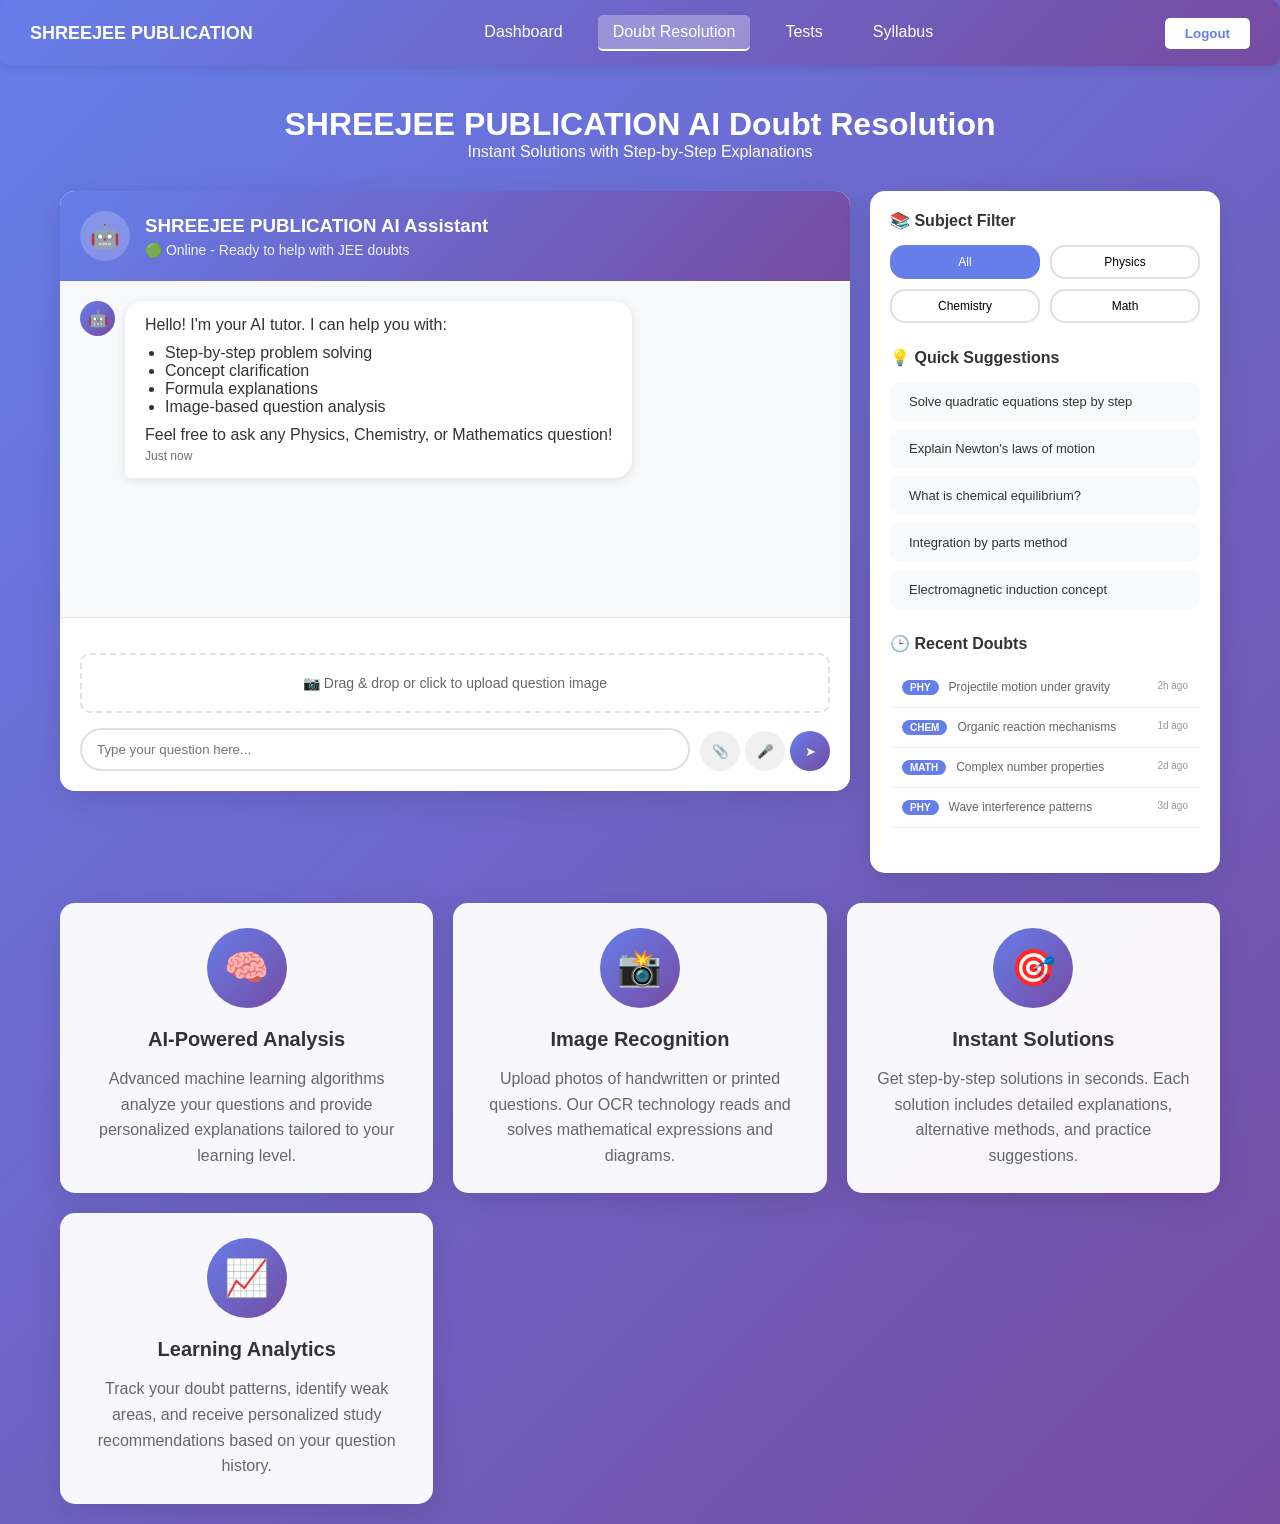
<file: queries.html>
<!DOCTYPE html>
<html lang="en">
<head>
    <meta charset="UTF-8">
    <meta name="viewport" content="width=device-width, initial-scale=1.0">
    <title>SHREEJEE PUBLICATION - AI-Powered Doubt Resolution</title>
    <style>
        * {
            margin: 0;
            padding: 0;
            box-sizing: border-box;
        }

        body {
            font-family: 'Segoe UI', Tahoma, Geneva, Verdana, sans-serif;
            background: linear-gradient(135deg, #667eea 0%, #764ba2 100%);
            color: #333;
            min-height: 100vh;
        }

        .doubt-container {
            max-width: 1200px;
            margin: 0 auto;
            padding: 20px;
        }

        .header {
            text-align: center;
            color: white;
            margin-bottom: 30px;
        }

        .main-interface {
            display: grid;
            grid-template-columns: 1fr 350px;
            gap: 20px;
            margin-bottom: 30px;
        }

        .chat-interface {
            background: white;
            border-radius: 15px;
            overflow: hidden;
            box-shadow: 0 8px 32px rgba(0, 0, 0, 0.1);
            display: flex;
            flex-direction: column;
            height: 600px;
        }

        .chat-header {
            background: linear-gradient(135deg, #667eea, #764ba2);
            color: white;
            padding: 20px;
            display: flex;
            align-items: center;
            gap: 15px;
        }

        .ai-avatar {
            width: 50px;
            height: 50px;
            background: rgba(255, 255, 255, 0.2);
            border-radius: 50%;
            display: flex;
            align-items: center;
            justify-content: center;
            font-size: 24px;
        }

        .chat-info h3 {
            margin-bottom: 5px;
        }

        .chat-status {
            font-size: 14px;
            opacity: 0.9;
        }

        .chat-messages {
            flex: 1;
            padding: 20px;
            overflow-y: auto;
            background: #f8f9fa;
        }

        .message {
            margin-bottom: 20px;
            animation: slideIn 0.3s ease;
        }

        .message.ai {
            display: flex;
            gap: 10px;
        }

        .message.user {
            display: flex;
            gap: 10px;
            justify-content: flex-end;
        }

        .message-avatar {
            width: 35px;
            height: 35px;
            border-radius: 50%;
            display: flex;
            align-items: center;
            justify-content: center;
            font-size: 16px;
            flex-shrink: 0;
        }

        .ai-avatar-small {
            background: linear-gradient(135deg, #667eea, #764ba2);
            color: white;
        }

        .user-avatar-small {
            background: linear-gradient(135deg, #4CAF50, #45a049);
            color: white;
        }

        .message-content {
            max-width: 80%;
            padding: 15px 20px;
            border-radius: 18px;
            position: relative;
        }

        .ai .message-content {
            background: white;
            border-bottom-left-radius: 5px;
            box-shadow: 0 2px 10px rgba(0, 0, 0, 0.1);
        }

        .user .message-content {
            background: linear-gradient(135deg, #667eea, #764ba2);
            color: white;
            border-bottom-right-radius: 5px;
        }

        .message-time {
            font-size: 12px;
            opacity: 0.7;
            margin-top: 5px;
        }

        .math-formula {
            background: #f0f8ff;
            border-left: 4px solid #667eea;
            padding: 15px;
            margin: 10px 0;
            border-radius: 0 10px 10px 0;
            font-family: 'Courier New', monospace;
        }

        .solution-steps {
            background: #f9f9f9;
            border-radius: 10px;
            padding: 15px;
            margin: 15px 0;
        }

        .step {
            padding: 10px 0;
            border-bottom: 1px solid #e0e0e0;
        }

        .step:last-child {
            border-bottom: none;
        }

        .step-number {
            display: inline-block;
            width: 25px;
            height: 25px;
            background: #667eea;
            color: white;
            border-radius: 50%;
            text-align: center;
            line-height: 25px;
            font-size: 12px;
            font-weight: bold;
            margin-right: 10px;
        }

        .chat-input-container {
            background: white;
            padding: 20px;
            border-top: 1px solid #e0e0e0;
        }

        .input-wrapper {
            display: flex;
            gap: 10px;
            align-items: end;
        }

        .chat-input {
            flex: 1;
            padding: 12px 15px;
            border: 2px solid #e0e0e0;
            border-radius: 25px;
            outline: none;
            resize: none;
            max-height: 100px;
            font-family: inherit;
        }

        .chat-input:focus {
            border-color: #667eea;
        }

        .input-actions {
            display: flex;
            gap: 5px;
        }

        .action-btn {
            width: 40px;
            height: 40px;
            border: none;
            border-radius: 50%;
            background: #f0f0f0;
            cursor: pointer;
            display: flex;
            align-items: center;
            justify-content: center;
            transition: all 0.3s ease;
        }

        .action-btn:hover {
            background: #e0e0e0;
        }

        .send-btn {
            background: linear-gradient(135deg, #667eea, #764ba2);
            color: white;
        }

        .send-btn:hover {
            transform: scale(1.05);
        }

        .ai-panel {
            background: white;
            border-radius: 15px;
            padding: 20px;
            box-shadow: 0 8px 32px rgba(0, 0, 0, 0.1);
            height: fit-content;
        }

        .panel-section {
            margin-bottom: 25px;
        }

        .section-title {
            font-size: 16px;
            font-weight: 600;
            margin-bottom: 15px;
            color: #333;
            display: flex;
            align-items: center;
            gap: 8px;
        }

        .subject-filter {
            display: grid;
            grid-template-columns: 1fr 1fr;
            gap: 10px;
            margin-bottom: 15px;
        }

        .subject-btn {
            padding: 8px 12px;
            border: 2px solid #e0e0e0;
            background: white;
            border-radius: 15px;
            cursor: pointer;
            text-align: center;
            font-size: 12px;
            transition: all 0.3s ease;
        }

        .subject-btn.active {
            background: #667eea;
            color: white;
            border-color: #667eea;
        }

        .quick-suggestions {
            display: flex;
            flex-direction: column;
            gap: 8px;
        }

        .suggestion-item {
            padding: 12px 15px;
            background: #f8f9fa;
            border-radius: 10px;
            cursor: pointer;
            font-size: 13px;
            transition: all 0.3s ease;
            border-left: 4px solid transparent;
        }

        .suggestion-item:hover {
            background: #e3f2fd;
            border-left-color: #667eea;
            transform: translateX(5px);
        }

        .recent-doubts {
            max-height: 200px;
            overflow-y: auto;
        }

        .doubt-item {
            display: flex;
            align-items: start;
            gap: 10px;
            padding: 12px;
            border-bottom: 1px solid #f0f0f0;
            cursor: pointer;
            transition: all 0.3s ease;
        }

        .doubt-item:hover {
            background: #f8f9fa;
        }

        .doubt-subject-tag {
            background: #667eea;
            color: white;
            padding: 2px 8px;
            border-radius: 10px;
            font-size: 10px;
            font-weight: bold;
        }

        .doubt-text {
            font-size: 12px;
            color: #666;
            flex: 1;
        }

        .doubt-time {
            font-size: 10px;
            color: #999;
        }

        .typing-indicator {
            display: flex;
            align-items: center;
            gap: 10px;
            padding: 15px 20px;
        }

        .typing-dots {
            display: flex;
            gap: 4px;
        }

        .dot {
            width: 8px;
            height: 8px;
            background: #667eea;
            border-radius: 50%;
            animation: typing 1.4s infinite;
        }

        .dot:nth-child(1) { animation-delay: 0.0s; }
        .dot:nth-child(2) { animation-delay: 0.2s; }
        .dot:nth-child(3) { animation-delay: 0.4s; }

        @keyframes typing {
            0%, 60%, 100% {
                transform: translateY(0);
                opacity: 0.4;
            }
            30% {
                transform: translateY(-10px);
                opacity: 1;
            }
        }

        @keyframes slideIn {
            from {
                opacity: 0;
                transform: translateY(20px);
            }
            to {
                opacity: 1;
                transform: translateY(0);
            }
        }

        .features-showcase {
            display: grid;
            grid-template-columns: repeat(auto-fit, minmax(300px, 1fr));
            gap: 20px;
            margin-top: 30px;
        }

        .feature-card {
            background: rgba(255, 255, 255, 0.95);
            border-radius: 15px;
            padding: 25px;
            box-shadow: 0 8px 32px rgba(0, 0, 0, 0.1);
            text-align: center;
        }

        .feature-icon-large {
            width: 80px;
            height: 80px;
            background: linear-gradient(135deg, #667eea, #764ba2);
            border-radius: 50%;
            display: flex;
            align-items: center;
            justify-content: center;
            margin: 0 auto 20px;
            font-size: 36px;
            color: white;
        }

        .feature-title {
            font-size: 20px;
            font-weight: 600;
            margin-bottom: 15px;
            color: #333;
        }

        .feature-description {
            color: #666;
            line-height: 1.6;
        }

        .image-upload-area {
            border: 2px dashed #e0e0e0;
            border-radius: 10px;
            padding: 20px;
            text-align: center;
            margin: 15px 0;
            cursor: pointer;
            transition: all 0.3s ease;
        }

        .image-upload-area:hover {
            border-color: #667eea;
            background: #f8f9fa;
        }

        .image-upload-area.dragover {
            border-color: #667eea;
            background: #e3f2fd;
        }

        /* Navigation Navbar */
        .navbar {
            background: linear-gradient(135deg, #667eea 0%, #764ba2 100%);
            padding: 15px 30px;
            box-shadow: 0 2px 10px rgba(0, 0, 0, 0.1);
            margin-bottom: 20px;
            border-radius: 10px;
            display: flex;
            justify-content: space-between;
            align-items: center;
        }

        .navbar-brand {
            color: white;
            font-weight: bold;
            font-size: 18px;
            text-decoration: none;
        }

        .navbar-menu {
            display: flex;
            gap: 20px;
            list-style: none;
            margin: 0;
            padding: 0;
        }

        .navbar-menu a {
            color: white;
            text-decoration: none;
            font-weight: 500;
            padding: 8px 15px;
            border-radius: 5px;
            transition: all 0.3s ease;
            display: inline-block;
        }

        .navbar-menu a:hover {
            background: rgba(255, 255, 255, 0.2);
            transform: translateY(-2px);
        }

        .navbar-menu a.active {
            background: rgba(255, 255, 255, 0.3);
            border-bottom: 2px solid white;
        }

        .navbar-logout {
            background: white;
            color: #667eea;
            padding: 8px 20px;
            border-radius: 5px;
            text-decoration: none;
            font-weight: 600;
            cursor: pointer;
            border: none;
            transition: all 0.3s ease;
        }

        .navbar-logout:hover {
            background: #f0f0f0;
            transform: scale(1.05);
        }
    </style>
</head>
<body>
    <div class="navbar">
        <div class="navbar-brand">SHREEJEE PUBLICATION</div>
        <ul class="navbar-menu">
            <li><a href="progress.html">Dashboard</a></li>
            <li><a href="queries.html" class="active">Doubt Resolution</a></li>
            <li><a href="test.html">Tests</a></li>
            <li><a href="syllabus.html">Syllabus</a></li>
        </ul>
        <button class="navbar-logout" onclick="logout()">Logout</button>
    </div>
    <script>
        function logout() {
            if (confirm('Are you sure you want to logout?')) {
                window.location.href = 'login.html';
            }
        }
    </script>
    <div class="doubt-container">
        <div class="header">
            <h1>SHREEJEE PUBLICATION AI Doubt Resolution</h1>
            <p>Instant Solutions with Step-by-Step Explanations</p>
        </div>

        <div class="main-interface">
            <div class="chat-interface">
                <div class="chat-header">
                    <div class="ai-avatar">🤖</div>
                    <div class="chat-info">
                        <h3>SHREEJEE PUBLICATION AI Assistant</h3>
                        <div class="chat-status">🟢 Online - Ready to help with JEE doubts</div>
                    </div>
                </div>

                <div class="chat-messages" id="chatMessages">
                    <div class="message ai">
                        <div class="message-avatar ai-avatar-small">🤖</div>
                        <div class="message-content">
                            <div>Hello! I'm your AI tutor. I can help you with:</div>
                            <ul style="margin: 10px 0; padding-left: 20px;">
                                <li>Step-by-step problem solving</li>
                                <li>Concept clarification</li>
                                <li>Formula explanations</li>
                                <li>Image-based question analysis</li>
                            </ul>
                            <div>Feel free to ask any Physics, Chemistry, or Mathematics question!</div>
                            <div class="message-time">Just now</div>
                        </div>
                    </div>
                </div>

                <div class="chat-input-container">
                    <div class="image-upload-area" id="imageUpload">
                        <div style="color: #666; font-size: 14px;">
                            📷 Drag & drop or click to upload question image
                        </div>
                    </div>
                    <div class="input-wrapper">
                        <textarea class="chat-input" id="messageInput" placeholder="Type your question here..." rows="1"></textarea>
                        <div class="input-actions">
                            <button class="action-btn" onclick="attachImage()">📎</button>
                            <button class="action-btn" onclick="recordVoice()">🎤</button>
                            <button class="action-btn send-btn" onclick="sendMessage()">➤</button>
                        </div>
                    </div>
                </div>
            </div>

            <div class="ai-panel">
                <div class="panel-section">
                    <div class="section-title">📚 Subject Filter</div>
                    <div class="subject-filter">
                        <button class="subject-btn active" onclick="filterSubject(this, 'all')">All</button>
                        <button class="subject-btn" onclick="filterSubject(this, 'physics')">Physics</button>
                        <button class="subject-btn" onclick="filterSubject(this, 'chemistry')">Chemistry</button>
                        <button class="subject-btn" onclick="filterSubject(this, 'math')">Math</button>
                    </div>
                </div>

                <div class="panel-section">
                    <div class="section-title">💡 Quick Suggestions</div>
                    <div class="quick-suggestions">
                        <div class="suggestion-item" onclick="askQuestion(this)">
                            Solve quadratic equations step by step
                        </div>
                        <div class="suggestion-item" onclick="askQuestion(this)">
                            Explain Newton's laws of motion
                        </div>
                        <div class="suggestion-item" onclick="askQuestion(this)">
                            What is chemical equilibrium?
                        </div>
                        <div class="suggestion-item" onclick="askQuestion(this)">
                            Integration by parts method
                        </div>
                        <div class="suggestion-item" onclick="askQuestion(this)">
                            Electromagnetic induction concept
                        </div>
                    </div>
                </div>

                <div class="panel-section">
                    <div class="section-title">🕒 Recent Doubts</div>
                    <div class="recent-doubts">
                        <div class="doubt-item" onclick="loadDoubt(this)">
                            <div class="doubt-subject-tag">PHY</div>
                            <div class="doubt-text">Projectile motion under gravity</div>
                            <div class="doubt-time">2h ago</div>
                        </div>
                        <div class="doubt-item" onclick="loadDoubt(this)">
                            <div class="doubt-subject-tag">CHEM</div>
                            <div class="doubt-text">Organic reaction mechanisms</div>
                            <div class="doubt-time">1d ago</div>
                        </div>
                        <div class="doubt-item" onclick="loadDoubt(this)">
                            <div class="doubt-subject-tag">MATH</div>
                            <div class="doubt-text">Complex number properties</div>
                            <div class="doubt-time">2d ago</div>
                        </div>
                        <div class="doubt-item" onclick="loadDoubt(this)">
                            <div class="doubt-subject-tag">PHY</div>
                            <div class="doubt-text">Wave interference patterns</div>
                            <div class="doubt-time">3d ago</div>
                        </div>
                    </div>
                </div>
            </div>
        </div>

        <div class="features-showcase">
            <div class="feature-card">
                <div class="feature-icon-large">🧠</div>
                <div class="feature-title">AI-Powered Analysis</div>
                <div class="feature-description">
                    Advanced machine learning algorithms analyze your questions and provide personalized explanations tailored to your learning level.
                </div>
            </div>

            <div class="feature-card">
                <div class="feature-icon-large">📸</div>
                <div class="feature-title">Image Recognition</div>
                <div class="feature-description">
                    Upload photos of handwritten or printed questions. Our OCR technology reads and solves mathematical expressions and diagrams.
                </div>
            </div>

            <div class="feature-card">
                <div class="feature-icon-large">🎯</div>
                <div class="feature-title">Instant Solutions</div>
                <div class="feature-description">
                    Get step-by-step solutions in seconds. Each solution includes detailed explanations, alternative methods, and practice suggestions.
                </div>
            </div>

            <div class="feature-card">
                <div class="feature-icon-large">📈</div>
                <div class="feature-title">Learning Analytics</div>
                <div class="feature-description">
                    Track your doubt patterns, identify weak areas, and receive personalized study recommendations based on your question history.
                </div>
            </div>
        </div>
    </div>

    <script>
        // Chat functionality
        function sendMessage() {
            const input = document.getElementById('messageInput');
            const message = input.value.trim();

            if (!message) return;

            // Add user message
            addMessage('user', message);
            input.value = '';

            // Show typing indicator
            showTypingIndicator();

            // Simulate AI response after delay
            setTimeout(() => {
                hideTypingIndicator();
                generateAIResponse(message);
            }, 2000);
        }

        function addMessage(sender, content, isHTML = false) {
            const chatMessages = document.getElementById('chatMessages');
            const messageDiv = document.createElement('div');
            messageDiv.className = `message ${sender}`;

            const avatarDiv = document.createElement('div');
            avatarDiv.className = `message-avatar ${sender}-avatar-small`;
            avatarDiv.textContent = sender === 'ai' ? '🤖' : '👤';

            const contentDiv = document.createElement('div');
            contentDiv.className = 'message-content';

            if (isHTML) {
                contentDiv.innerHTML = content;
            } else {
                contentDiv.textContent = content;
            }

            const timeDiv = document.createElement('div');
            timeDiv.className = 'message-time';
            timeDiv.textContent = new Date().toLocaleTimeString([], {hour: '2-digit', minute:'2-digit'});
            contentDiv.appendChild(timeDiv);

            messageDiv.appendChild(avatarDiv);
            messageDiv.appendChild(contentDiv);
            chatMessages.appendChild(messageDiv);

            // Scroll to bottom
            chatMessages.scrollTop = chatMessages.scrollHeight;
        }

        function showTypingIndicator() {
            const chatMessages = document.getElementById('chatMessages');
            const typingDiv = document.createElement('div');
            typingDiv.className = 'message ai';
            typingDiv.id = 'typingIndicator';

            typingDiv.innerHTML = `
                <div class="message-avatar ai-avatar-small">🤖</div>
                <div class="typing-indicator">
                    <div class="typing-dots">
                        <div class="dot"></div>
                        <div class="dot"></div>
                        <div class="dot"></div>
                    </div>
                    <span style="margin-left: 10px; color: #666;">AI is thinking...</span>
                </div>
            `;

            chatMessages.appendChild(typingDiv);
            chatMessages.scrollTop = chatMessages.scrollHeight;
        }

        function hideTypingIndicator() {
            const indicator = document.getElementById('typingIndicator');
            if (indicator) indicator.remove();
        }

        function generateAIResponse(userMessage) {
            // Simulate intelligent responses based on keywords
            let response = '';

            if (userMessage.toLowerCase().includes('quadratic')) {
                response = `
                    <div>I'll help you solve quadratic equations step by step!</div>
                    <div class="math-formula">
                        Standard form: ax² + bx + c = 0<br>
                        Solution: x = (-b ± √(b² - 4ac)) / 2a
                    </div>
                    <div class="solution-steps">
                        <div class="step">
                            <span class="step-number">1</span>
                            Identify coefficients a, b, and c
                        </div>
                        <div class="step">
                            <span class="step-number">2</span>
                            Calculate discriminant: Δ = b² - 4ac
                        </div>
                        <div class="step">
                            <span class="step-number">3</span>
                            Apply quadratic formula
                        </div>
                        <div class="step">
                            <span class="step-number">4</span>
                            Simplify to get final solutions
                        </div>
                    </div>
                    <div>Would you like me to solve a specific example?</div>
                `;
            } else if (userMessage.toLowerCase().includes('newton')) {
                response = `
                    <div><strong>Newton's Laws of Motion:</strong></div>
                    <div class="solution-steps">
                        <div class="step">
                            <span class="step-number">1</span>
                            <strong>First Law (Inertia):</strong> An object at rest stays at rest, and an object in motion stays in motion at constant velocity, unless acted upon by an external force.
                        </div>
                        <div class="step">
                            <span class="step-number">2</span>
                            <strong>Second Law (F=ma):</strong> The acceleration of an object is directly proportional to the net force acting on it and inversely proportional to its mass.
                        </div>
                        <div class="step">
                            <span class="step-number">3</span>
                            <strong>Third Law:</strong> For every action, there is an equal and opposite reaction.
                        </div>
                    </div>
                    <div>These laws form the foundation of classical mechanics. Need help with any specific applications?</div>
                `;
            } else {
                // Generic response
                response = `
                    <div>That's an interesting question! Let me break it down for you:</div>
                    <div class="solution-steps">
                        <div class="step">
                            <span class="step-number">1</span>
                            I understand you're asking about: <strong>${userMessage}</strong>
                        </div>
                        <div class="step">
                            <span class="step-number">2</span>
                            This topic is important for JEE preparation
                        </div>
                        <div class="step">
                            <span class="step-number">3</span>
                            I can provide detailed explanations with examples
                        </div>
                    </div>
                    <div>Could you provide more specific details so I can give you a more targeted explanation?</div>
                `;
            }

            addMessage('ai', response, true);
        }

        // Subject filter functionality
        function filterSubject(button, subject) {
            document.querySelectorAll('.subject-btn').forEach(btn => btn.classList.remove('active'));
            button.classList.add('active');

            // Filter suggestions based on subject
            filterSuggestions(subject);
        }

        function filterSuggestions(subject) {
            const suggestions = {
                all: [
                    "Solve quadratic equations step by step",
                    "Explain Newton's laws of motion",
                    "What is chemical equilibrium?",
                    "Integration by parts method",
                    "Electromagnetic induction concept"
                ],
                physics: [
                    "Explain Newton's laws of motion",
                    "Electromagnetic induction concept",
                    "Wave interference patterns",
                    "Photoelectric effect theory",
                    "Simple harmonic motion"
                ],
                chemistry: [
                    "What is chemical equilibrium?",
                    "Organic reaction mechanisms",
                    "Periodic table trends",
                    "Chemical bonding theories",
                    "Redox reactions"
                ],
                math: [
                    "Solve quadratic equations step by step",
                    "Integration by parts method",
                    "Complex number properties",
                    "Trigonometric identities",
                    "Limits and derivatives"
                ]
            };

            const container = document.querySelector('.quick-suggestions');
            container.innerHTML = '';

            suggestions[subject].forEach(suggestion => {
                const item = document.createElement('div');
                item.className = 'suggestion-item';
                item.textContent = suggestion;
                item.onclick = () => askQuestion(item);
                container.appendChild(item);
            });
        }

        // Quick suggestion functionality
        function askQuestion(element) {
            const question = element.textContent;
            document.getElementById('messageInput').value = question;
            sendMessage();
        }

        // Recent doubts functionality
        function loadDoubt(element) {
            const doubtText = element.querySelector('.doubt-text').textContent;
            document.getElementById('messageInput').value = doubtText;
        }

        // File upload functionality
        function attachImage() {
            const input = document.createElement('input');
            input.type = 'file';
            input.accept = 'image/*';
            input.onchange = handleImageUpload;
            input.click();
        }

        function handleImageUpload(event) {
            const file = event.target.files[0];
            if (file) {
                addMessage('user', `📷 Uploaded image: ${file.name}`);

                // Simulate OCR processing
                setTimeout(() => {
                    showTypingIndicator();
                    setTimeout(() => {
                        hideTypingIndicator();
                        addMessage('ai', `
                            <div>I've analyzed your image! Here's what I found:</div>
                            <div class="math-formula">
                                Detected equation: x² + 5x + 6 = 0
                            </div>
                            <div class="solution-steps">
                                <div class="step">
                                    <span class="step-number">1</span>
                                    Factor the quadratic: (x + 2)(x + 3) = 0
                                </div>
                                <div class="step">
                                    <span class="step-number">2</span>
                                    Solutions: x = -2 or x = -3
                                </div>
                            </div>
                            <div>The image processing accuracy is 98.7%. Would you like me to explain any step in detail?</div>
                        `, true);
                    }, 2000);
                }, 1000);
            }
        }

        // Voice recording functionality
        function recordVoice() {
            addMessage('user', '🎤 Voice message recorded: "What is the derivative of x squared?"');

            setTimeout(() => {
                showTypingIndicator();
                setTimeout(() => {
                    hideTypingIndicator();
                    addMessage('ai', `
                        <div>I heard your question about derivatives!</div>
                        <div class="math-formula">
                            d/dx(x²) = 2x
                        </div>
                        <div class="solution-steps">
                            <div class="step">
                                <span class="step-number">1</span>
                                Apply power rule: d/dx(xⁿ) = nx^(n-1)
                            </div>
                            <div class="step">
                                <span class="step-number">2</span>
                                For x²: n = 2, so derivative = 2x^(2-1) = 2x
                            </div>
                        </div>
                        <div>Voice recognition accuracy: 96.3%. Any follow-up questions?</div>
                    `, true);
                }, 2000);
            }, 1000);
        }

        // Enter key functionality
        document.getElementById('messageInput').addEventListener('keypress', function(e) {
            if (e.key === 'Enter' && !e.shiftKey) {
                e.preventDefault();
                sendMessage();
            }
        });

        // Drag and drop functionality
        const imageUpload = document.getElementById('imageUpload');

        imageUpload.addEventListener('dragover', (e) => {
            e.preventDefault();
            imageUpload.classList.add('dragover');
        });

        imageUpload.addEventListener('dragleave', () => {
            imageUpload.classList.remove('dragover');
        });

        imageUpload.addEventListener('drop', (e) => {
            e.preventDefault();
            imageUpload.classList.remove('dragover');

            const files = e.dataTransfer.files;
            if (files.length > 0 && files[0].type.startsWith('image/')) {
                handleImageUpload({target: {files: files}});
            }
        });

        imageUpload.addEventListener('click', attachImage);

        // Auto-resize textarea
        document.getElementById('messageInput').addEventListener('input', function() {
            this.style.height = 'auto';
            this.style.height = Math.min(this.scrollHeight, 100) + 'px';
        });
    </script>
</body>
</html>
</file>
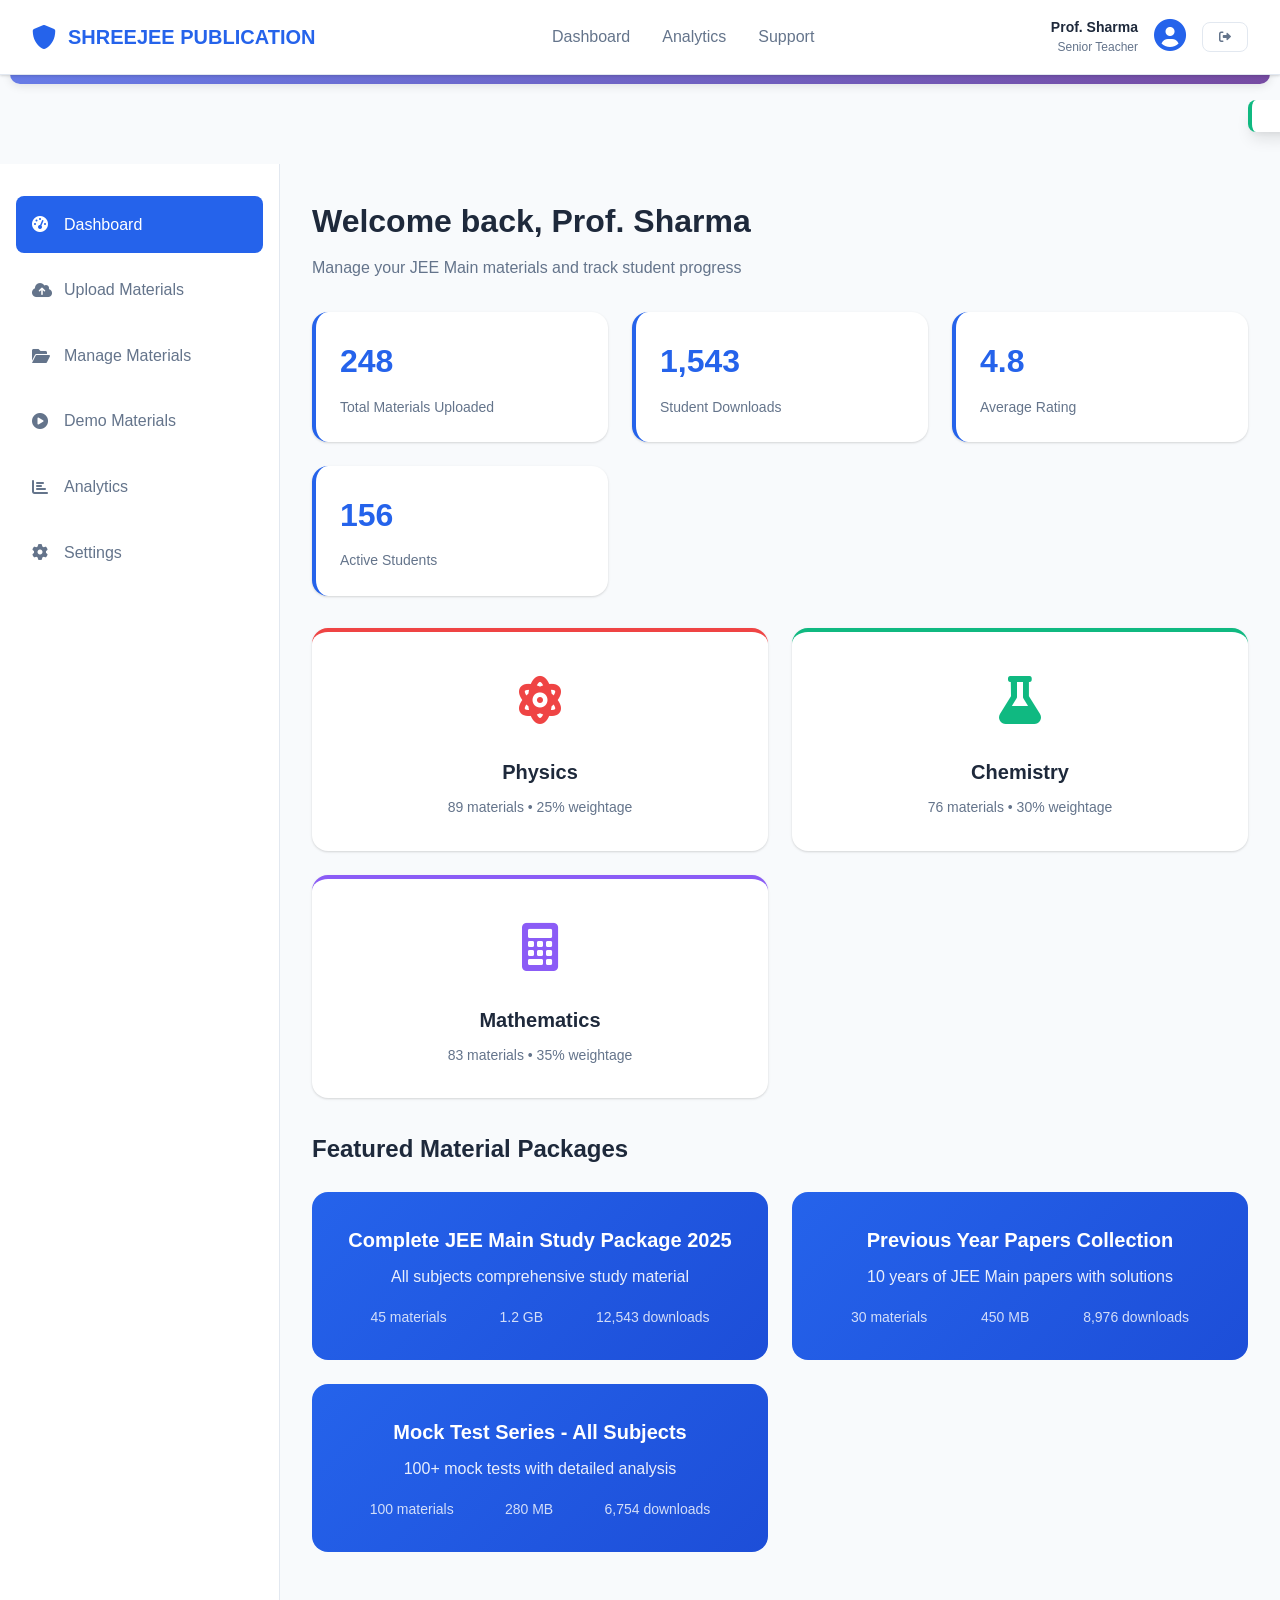
<file: syllabus.html>
<!DOCTYPE html>
<html lang="en">
<head>
    <meta charset="UTF-8">
    <meta name="viewport" content="width=device-width, initial-scale=1.0">
    <title>SHREEJEE PUBLICATION - Complete JEE Main Teacher Dashboard</title>
    <link href="https://cdnjs.cloudflare.com/ajax/libs/font-awesome/6.0.0/css/all.min.css" rel="stylesheet">
    <style>
        :root {
            --primary-blue: #2563eb;
            --physics-color: #ef4444;
            --chemistry-color: #10b981;
            --mathematics-color: #8b5cf6;
            --background: #f8fafc;
            --surface: #ffffff;
            --text-primary: #1e293b;
            --text-secondary: #64748b;
            --border: #e2e8f0;
            --success: #10b981;
            --warning: #f59e0b;
            --error: #ef4444;
            --shadow: 0 1px 3px 0 rgba(0, 0, 0, 0.1), 0 1px 2px 0 rgba(0, 0, 0, 0.06);
            --shadow-md: 0 4px 6px -1px rgba(0, 0, 0, 0.1), 0 2px 4px -1px rgba(0, 0, 0, 0.06);
            --shadow-lg: 0 10px 15px -3px rgba(0, 0, 0, 0.1), 0 4px 6px -2px rgba(0, 0, 0, 0.05);
        }

        * {
            margin: 0;
            padding: 0;
            box-sizing: border-box;
        }

        body {
            font-family: 'Inter', -apple-system, BlinkMacSystemFont, 'Segoe UI', Roboto, sans-serif;
            background-color: var(--background);
            color: var(--text-primary);
            line-height: 1.6;
        }

        /* Header Styles */
        .header {
            background: var(--surface);
            border-bottom: 1px solid var(--border);
            box-shadow: var(--shadow);
            position: fixed;
            top: 0;
            left: 0;
            right: 0;
            z-index: 1000;
        }

        .header-content {
            display: flex;
            align-items: center;
            justify-content: space-between;
            padding: 1rem 2rem;
            max-width: 1400px;
            margin: 0 auto;
        }

        .logo {
            display: flex;
            align-items: center;
            gap: 0.75rem;
            font-weight: 700;
            font-size: 1.25rem;
            color: var(--primary-blue);
        }

        .logo i {
            font-size: 1.5rem;
        }

        .header-nav {
            display: flex;
            gap: 2rem;
        }

        .nav-link {
            text-decoration: none;
            color: var(--text-secondary);
            font-weight: 500;
            transition: color 0.2s;
        }

        .nav-link:hover {
            color: var(--primary-blue);
        }

        .user-profile {
            display: flex;
            align-items: center;
            gap: 1rem;
        }

        .profile-info {
            display: flex;
            flex-direction: column;
            align-items: flex-end;
        }

        .profile-name {
            font-weight: 600;
            font-size: 0.875rem;
        }

        .profile-role {
            font-size: 0.75rem;
            color: var(--text-secondary);
        }

        .profile-avatar i {
            font-size: 2rem;
            color: var(--primary-blue);
        }

        /* Dashboard Layout */
        .dashboard-layout {
            display: flex;
            margin-top: 80px;
            min-height: calc(100vh - 80px);
        }

        /* Sidebar */
        .sidebar {
            width: 280px;
            background: var(--surface);
            border-right: 1px solid var(--border);
            padding: 2rem 0;
        }

        .sidebar-nav {
            display: flex;
            flex-direction: column;
            gap: 0.5rem;
            padding: 0 1rem;
        }

        .sidebar-link {
            display: flex;
            align-items: center;
            gap: 0.75rem;
            padding: 1rem;
            text-decoration: none;
            color: var(--text-secondary);
            border-radius: 0.5rem;
            transition: all 0.2s;
            font-weight: 500;
        }

        .sidebar-link:hover,
        .sidebar-link.active {
            background: var(--primary-blue);
            color: white;
        }

        .sidebar-link i {
            width: 1.25rem;
        }

        /* Main Content */
        .main-content {
            flex: 1;
            padding: 2rem;
            overflow-y: auto;
        }

        .section {
            display: none;
        }

        .section.active {
            display: block;
        }

        /* Dashboard Overview */
        .dashboard-header {
            margin-bottom: 2rem;
        }

        .dashboard-title {
            font-size: 2rem;
            font-weight: 700;
            color: var(--text-primary);
            margin-bottom: 0.5rem;
        }

        .dashboard-subtitle {
            color: var(--text-secondary);
        }

        .stats-grid {
            display: grid;
            grid-template-columns: repeat(auto-fit, minmax(250px, 1fr));
            gap: 1.5rem;
            margin-bottom: 2rem;
        }

        .stat-card {
            background: var(--surface);
            padding: 1.5rem;
            border-radius: 1rem;
            box-shadow: var(--shadow);
            border-left: 4px solid var(--primary-blue);
        }

        .stat-number {
            font-size: 2rem;
            font-weight: 700;
            color: var(--primary-blue);
            margin-bottom: 0.5rem;
        }

        .stat-label {
            color: var(--text-secondary);
            font-size: 0.875rem;
        }

        /* Upload Section */
        .upload-container {
            background: var(--surface);
            padding: 2rem;
            border-radius: 1rem;
            box-shadow: var(--shadow);
            margin-bottom: 2rem;
        }

        .upload-header {
            margin-bottom: 2rem;
        }

        .upload-title {
            font-size: 1.5rem;
            font-weight: 600;
            margin-bottom: 0.5rem;
        }

        .form-grid {
            display: grid;
            grid-template-columns: 1fr 1fr;
            gap: 1.5rem;
            margin-bottom: 2rem;
        }

        .form-group {
            display: flex;
            flex-direction: column;
            gap: 0.5rem;
        }

        .form-label {
            font-weight: 600;
            color: var(--text-primary);
        }

        .form-select,
        .form-input {
            padding: 0.75rem;
            border: 1px solid var(--border);
            border-radius: 0.5rem;
            font-size: 1rem;
            transition: border-color 0.2s;
        }

        .form-select:focus,
        .form-input:focus {
            outline: none;
            border-color: var(--primary-blue);
        }

        .file-upload-area {
            border: 2px dashed var(--border);
            border-radius: 1rem;
            padding: 3rem;
            text-align: center;
            transition: all 0.2s;
            cursor: pointer;
        }

        .file-upload-area:hover,
        .file-upload-area.dragover {
            border-color: var(--primary-blue);
            background: rgba(37, 99, 235, 0.05);
        }

        .file-upload-icon {
            font-size: 3rem;
            color: var(--primary-blue);
            margin-bottom: 1rem;
        }

        .file-upload-text {
            font-size: 1.125rem;
            font-weight: 600;
            margin-bottom: 0.5rem;
        }

        .file-upload-hint {
            color: var(--text-secondary);
            font-size: 0.875rem;
        }

        /* Demo Materials */
        .demo-section {
            margin-bottom: 3rem;
        }

        .section-header {
            display: flex;
            justify-content: between;
            align-items: center;
            margin-bottom: 1.5rem;
        }

        .section-title {
            font-size: 1.5rem;
            font-weight: 600;
        }

        .demo-filters {
            display: flex;
            gap: 1rem;
            margin-bottom: 2rem;
            flex-wrap: wrap;
        }

        .filter-group {
            display: flex;
            flex-direction: column;
            gap: 0.5rem;
        }

        .filter-label {
            font-size: 0.875rem;
            font-weight: 500;
            color: var(--text-secondary);
        }

        .demo-grid {
            display: grid;
            grid-template-columns: repeat(auto-fill, minmax(350px, 1fr));
            gap: 1.5rem;
        }

        .material-card {
            background: var(--surface);
            border-radius: 1rem;
            padding: 1.5rem;
            box-shadow: var(--shadow);
            transition: all 0.2s;
            border: 1px solid var(--border);
        }

        .material-card:hover {
            box-shadow: var(--shadow-lg);
            transform: translateY(-2px);
        }

        .material-header {
            display: flex;
            justify-content: space-between;
            align-items: flex-start;
            margin-bottom: 1rem;
        }

        .material-title {
            font-size: 1.125rem;
            font-weight: 600;
            margin-bottom: 0.25rem;
        }

        .material-author {
            font-size: 0.875rem;
            color: var(--text-secondary);
        }

        .difficulty-badge {
            padding: 0.25rem 0.5rem;
            border-radius: 0.375rem;
            font-size: 0.75rem;
            font-weight: 500;
        }

        .difficulty-beginner {
            background: rgba(16, 185, 129, 0.1);
            color: var(--success);
        }

        .difficulty-intermediate {
            background: rgba(245, 158, 11, 0.1);
            color: var(--warning);
        }

        .difficulty-advanced {
            background: rgba(239, 68, 68, 0.1);
            color: var(--error);
        }

        .material-details {
            display: grid;
            grid-template-columns: 1fr 1fr;
            gap: 0.5rem;
            margin-bottom: 1rem;
            font-size: 0.875rem;
            color: var(--text-secondary);
        }

        .material-stats {
            display: flex;
            align-items: center;
            gap: 1rem;
            margin-bottom: 1rem;
            font-size: 0.875rem;
            color: var(--text-secondary);
        }

        .rating {
            display: flex;
            align-items: center;
            gap: 0.25rem;
        }

        .stars {
            color: #fbbf24;
        }

        .material-description {
            font-size: 0.875rem;
            color: var(--text-secondary);
            margin-bottom: 1rem;
            line-height: 1.5;
        }

        .material-actions {
            display: flex;
            gap: 0.75rem;
        }

        /* Buttons */
        .btn {
            display: inline-flex;
            align-items: center;
            gap: 0.5rem;
            padding: 0.75rem 1.5rem;
            border: none;
            border-radius: 0.5rem;
            font-weight: 500;
            text-decoration: none;
            cursor: pointer;
            transition: all 0.2s;
            font-size: 0.875rem;
        }

        .btn--primary {
            background: var(--primary-blue);
            color: white;
        }

        .btn--primary:hover {
            background: #1d4ed8;
        }

        .btn--secondary {
            background: transparent;
            color: var(--text-secondary);
            border: 1px solid var(--border);
        }

        .btn--secondary:hover {
            background: var(--background);
        }

        .btn--success {
            background: var(--success);
            color: white;
        }

        .btn--success:hover {
            background: #059669;
        }

        .btn--sm {
            padding: 0.5rem 1rem;
            font-size: 0.75rem;
        }

        /* Subject Cards */
        .subjects-grid {
            display: grid;
            grid-template-columns: repeat(auto-fit, minmax(300px, 1fr));
            gap: 1.5rem;
            margin-bottom: 2rem;
        }

        .subject-card {
            background: var(--surface);
            border-radius: 1rem;
            padding: 2rem;
            box-shadow: var(--shadow);
            text-align: center;
            transition: all 0.2s;
            cursor: pointer;
        }

        .subject-card:hover {
            box-shadow: var(--shadow-lg);
            transform: translateY(-2px);
        }

        .subject-card.physics {
            border-top: 4px solid var(--physics-color);
        }

        .subject-card.chemistry {
            border-top: 4px solid var(--chemistry-color);
        }

        .subject-card.mathematics {
            border-top: 4px solid var(--mathematics-color);
        }

        .subject-icon {
            font-size: 3rem;
            margin-bottom: 1rem;
        }

        .subject-card.physics .subject-icon {
            color: var(--physics-color);
        }

        .subject-card.chemistry .subject-icon {
            color: var(--chemistry-color);
        }

        .subject-card.mathematics .subject-icon {
            color: var(--mathematics-color);
        }

        .subject-name {
            font-size: 1.25rem;
            font-weight: 600;
            margin-bottom: 0.5rem;
        }

        .subject-stats {
            color: var(--text-secondary);
            font-size: 0.875rem;
        }

        /* Progress Bars */
        .progress-bar {
            width: 100%;
            height: 0.5rem;
            background: var(--border);
            border-radius: 0.25rem;
            overflow: hidden;
            margin-bottom: 1rem;
        }

        .progress-fill {
            height: 100%;
            background: var(--primary-blue);
            transition: width 0.3s ease;
        }

        /* Modal */
        .modal {
            display: none;
            position: fixed;
            top: 0;
            left: 0;
            right: 0;
            bottom: 0;
            background: rgba(0, 0, 0, 0.5);
            z-index: 2000;
        }

        .modal.active {
            display: flex;
            align-items: center;
            justify-content: center;
        }

        .modal-content {
            background: var(--surface);
            border-radius: 1rem;
            padding: 2rem;
            max-width: 500px;
            width: 90%;
            max-height: 80vh;
            overflow-y: auto;
        }

        .modal-header {
            display: flex;
            justify-content: space-between;
            align-items: center;
            margin-bottom: 1.5rem;
        }

        .modal-title {
            font-size: 1.25rem;
            font-weight: 600;
        }

        .close-modal {
            background: none;
            border: none;
            font-size: 1.5rem;
            color: var(--text-secondary);
            cursor: pointer;
            padding: 0.5rem;
        }

        /* Notifications */
        .notification {
            position: fixed;
            top: 100px;
            right: 2rem;
            background: var(--surface);
            border-radius: 0.5rem;
            padding: 1rem 1.5rem;
            box-shadow: var(--shadow-lg);
            border-left: 4px solid var(--success);
            z-index: 1500;
            transform: translateX(100%);
            transition: transform 0.3s ease;
        }

        .notification.show {
            transform: translateX(0);
        }

        .notification.error {
            border-left-color: var(--error);
        }

        .notification.warning {
            border-left-color: var(--warning);
        }

        /* Featured Materials */
        .featured-grid {
            display: grid;
            grid-template-columns: repeat(auto-fit, minmax(300px, 1fr));
            gap: 1.5rem;
            margin-bottom: 2rem;
        }

        .featured-card {
            background: linear-gradient(135deg, var(--primary-blue), #1d4ed8);
            color: white;
            padding: 2rem;
            border-radius: 1rem;
            text-align: center;
        }

        .featured-title {
            font-size: 1.25rem;
            font-weight: 600;
            margin-bottom: 0.5rem;
        }

        .featured-description {
            margin-bottom: 1rem;
            opacity: 0.9;
        }

        .featured-stats {
            display: flex;
            justify-content: space-around;
            font-size: 0.875rem;
            opacity: 0.8;
        }

        /* Responsive Design */
        @media (max-width: 768px) {
            .dashboard-layout {
                flex-direction: column;
            }

            .sidebar {
                width: 100%;
                padding: 1rem 0;
            }

            .sidebar-nav {
                flex-direction: row;
                overflow-x: auto;
                padding: 0 1rem;
            }

            .sidebar-link {
                white-space: nowrap;
            }

            .main-content {
                padding: 1rem;
            }

            .form-grid {
                grid-template-columns: 1fr;
            }

            .header-nav {
                display: none;
            }

            .demo-filters {
                flex-direction: column;
            }
        }

        /* Loading States */
        .loading {
            display: inline-block;
            width: 1rem;
            height: 1rem;
            border: 2px solid var(--border);
            border-top-color: var(--primary-blue);
            border-radius: 50%;
            animation: spin 1s linear infinite;
        }

        @keyframes spin {
            to {
                transform: rotate(360deg);
            }
        }

        /* Search */
        .search-container {
            position: relative;
            margin-bottom: 1.5rem;
        }

        .search-input {
            width: 100%;
            padding: 0.75rem 1rem 0.75rem 2.5rem;
            border: 1px solid var(--border);
            border-radius: 0.5rem;
            font-size: 1rem;
        }

        .search-icon {
            position: absolute;
            left: 0.75rem;
            top: 50%;
            transform: translateY(-50%);
            color: var(--text-secondary);
        }

        /* Navigation Navbar */
        .navbar {
            background: linear-gradient(135deg, #667eea 0%, #764ba2 100%);
            padding: 15px 30px;
            box-shadow: 0 2px 10px rgba(0, 0, 0, 0.1);
            margin-bottom: 20px;
            border-radius: 10px;
            display: flex;
            justify-content: space-between;
            align-items: center;
            margin: 10px;
        }

        .navbar-brand {
            color: white;
            font-weight: bold;
            font-size: 18px;
            text-decoration: none;
        }

        .navbar-menu {
            display: flex;
            gap: 20px;
            list-style: none;
            margin: 0;
            padding: 0;
        }

        .navbar-menu a {
            color: white;
            text-decoration: none;
            font-weight: 500;
            padding: 8px 15px;
            border-radius: 5px;
            transition: all 0.3s ease;
            display: inline-block;
        }

        .navbar-menu a:hover {
            background: rgba(255, 255, 255, 0.2);
            transform: translateY(-2px);
        }

        .navbar-menu a.active {
            background: rgba(255, 255, 255, 0.3);
            border-bottom: 2px solid white;
        }

        .navbar-logout {
            background: white;
            color: #667eea;
            padding: 8px 20px;
            border-radius: 5px;
            text-decoration: none;
            font-weight: 600;
            cursor: pointer;
            border: none;
            transition: all 0.3s ease;
        }

        .navbar-logout:hover {
            background: #f0f0f0;
            transform: scale(1.05);
        }
    </style>
</head>
<body>
    <div class="navbar">
        <div class="navbar-brand">SHREEJEE PUBLICATION</div>
        <ul class="navbar-menu">
            <li><a href="progress.html">Dashboard</a></li>
            <li><a href="queries.html">Doubt Resolution</a></li>
            <li><a href="test.html">Tests</a></li>
            <li><a href="syllabus.html" class="active">Syllabus</a></li>
        </ul>
        <button class="navbar-logout" onclick="logout()">Logout</button>
    </div>
    <script>
        function logout() {
            if (confirm('Are you sure you want to logout?')) {
                window.location.href = 'login.html';
            }
        }
    </script>
    <!-- Header -->
    <header class="header">
        <div class="header-content">
            <div class="logo">
                <i class="fas fa-shield-alt"></i>
                <span>SHREEJEE PUBLICATION</span>
            </div>
            <nav class="header-nav">
                <a href="#" class="nav-link">Dashboard</a>
                <a href="#" class="nav-link">Analytics</a>
                <a href="#" class="nav-link">Support</a>
            </nav>
            <div class="user-profile">
                <div class="profile-info">
                    <span class="profile-name">Prof. Sharma</span>
                    <span class="profile-role">Senior Teacher</span>
                </div>
                <div class="profile-avatar">
                    <i class="fas fa-user-circle"></i>
                </div>
                <button class="btn btn--secondary btn--sm" id="logout-btn">
                    <i class="fas fa-sign-out-alt"></i>
                </button>
            </div>
        </div>
    </header>

    <div class="dashboard-layout">
        <!-- Sidebar -->
        <aside class="sidebar">
            <nav class="sidebar-nav">
                <a href="#dashboard" class="sidebar-link active" data-section="dashboard">
                    <i class="fas fa-tachometer-alt"></i>
                    <span>Dashboard</span>
                </a>
                <a href="#upload" class="sidebar-link" data-section="upload">
                    <i class="fas fa-cloud-upload-alt"></i>
                    <span>Upload Materials</span>
                </a>
                <a href="#manage" class="sidebar-link" data-section="manage">
                    <i class="fas fa-folder-open"></i>
                    <span>Manage Materials</span>
                </a>
                <a href="#demo" class="sidebar-link" data-section="demo">
                    <i class="fas fa-play-circle"></i>
                    <span>Demo Materials</span>
                </a>
                <a href="#analytics" class="sidebar-link" data-section="analytics">
                    <i class="fas fa-chart-bar"></i>
                    <span>Analytics</span>
                </a>
                <a href="#settings" class="sidebar-link" data-section="settings">
                    <i class="fas fa-cog"></i>
                    <span>Settings</span>
                </a>
            </nav>
        </aside>

        <!-- Main Content -->
        <main class="main-content">
            <!-- Dashboard Section -->
            <section id="dashboard" class="section active">
                <div class="dashboard-header">
                    <h1 class="dashboard-title">Welcome back, Prof. Sharma</h1>
                    <p class="dashboard-subtitle">Manage your JEE Main materials and track student progress</p>
                </div>

                <div class="stats-grid">
                    <div class="stat-card">
                        <div class="stat-number">248</div>
                        <div class="stat-label">Total Materials Uploaded</div>
                    </div>
                    <div class="stat-card">
                        <div class="stat-number">1,543</div>
                        <div class="stat-label">Student Downloads</div>
                    </div>
                    <div class="stat-card">
                        <div class="stat-number">4.8</div>
                        <div class="stat-label">Average Rating</div>
                    </div>
                    <div class="stat-card">
                        <div class="stat-number">156</div>
                        <div class="stat-label">Active Students</div>
                    </div>
                </div>

                <div class="subjects-grid">
                    <div class="subject-card physics" onclick="showSubjectMaterials('physics')">
                        <div class="subject-icon">
                            <i class="fas fa-atom"></i>
                        </div>
                        <h3 class="subject-name">Physics</h3>
                        <div class="subject-stats">89 materials • 25% weightage</div>
                    </div>
                    <div class="subject-card chemistry" onclick="showSubjectMaterials('chemistry')">
                        <div class="subject-icon">
                            <i class="fas fa-flask"></i>
                        </div>
                        <h3 class="subject-name">Chemistry</h3>
                        <div class="subject-stats">76 materials • 30% weightage</div>
                    </div>
                    <div class="subject-card mathematics" onclick="showSubjectMaterials('mathematics')">
                        <div class="subject-icon">
                            <i class="fas fa-calculator"></i>
                        </div>
                        <h3 class="subject-name">Mathematics</h3>
                        <div class="subject-stats">83 materials • 35% weightage</div>
                    </div>
                </div>

                <!-- Featured Materials -->
                <div class="demo-section">
                    <div class="section-header">
                        <h2 class="section-title">Featured Material Packages</h2>
                    </div>
                    <div class="featured-grid">
                        <div class="featured-card">
                            <h3 class="featured-title">Complete JEE Main Study Package 2025</h3>
                            <p class="featured-description">All subjects comprehensive study material</p>
                            <div class="featured-stats">
                                <span>45 materials</span>
                                <span>1.2 GB</span>
                                <span>12,543 downloads</span>
                            </div>
                        </div>
                        <div class="featured-card">
                            <h3 class="featured-title">Previous Year Papers Collection</h3>
                            <p class="featured-description">10 years of JEE Main papers with solutions</p>
                            <div class="featured-stats">
                                <span>30 materials</span>
                                <span>450 MB</span>
                                <span>8,976 downloads</span>
                            </div>
                        </div>
                        <div class="featured-card">
                            <h3 class="featured-title">Mock Test Series - All Subjects</h3>
                            <p class="featured-description">100+ mock tests with detailed analysis</p>
                            <div class="featured-stats">
                                <span>100 materials</span>
                                <span>280 MB</span>
                                <span>6,754 downloads</span>
                            </div>
                        </div>
                    </div>
                </div>
            </section>

            <!-- Upload Section -->
            <section id="upload" class="section">
                <div class="upload-container">
                    <div class="upload-header">
                        <h2 class="upload-title">Upload New Material</h2>
                        <p>Add study materials for your students to access</p>
                    </div>

                    <form id="upload-form">
                        <div class="form-grid">
                            <div class="form-group">
                                <label class="form-label">Subject</label>
                                <select class="form-select" id="subject-select" required>
                                    <option value="">Select Subject</option>
                                    <option value="physics">Physics</option>
                                    <option value="chemistry">Chemistry</option>
                                    <option value="mathematics">Mathematics</option>
                                </select>
                            </div>
                            <div class="form-group">
                                <label class="form-label">Class</label>
                                <select class="form-select" id="class-select" required>
                                    <option value="">Select Class</option>
                                    <option value="class11">Class 11</option>
                                    <option value="class12">Class 12</option>
                                </select>
                            </div>
                        </div>

                        <div class="form-grid">
                            <div class="form-group">
                                <label class="form-label">Chapter</label>
                                <select class="form-select" id="chapter-select" required>
                                    <option value="">Select Chapter</option>
                                </select>
                            </div>
                            <div class="form-group">
                                <label class="form-label">Material Type</label>
                                <select class="form-select" id="material-type-select" required>
                                    <option value="">Select Type</option>
                                    <option value="Study Notes">Study Notes</option>
                                    <option value="Practice Papers">Practice Papers</option>
                                    <option value="Video Lectures">Video Lectures</option>
                                    <option value="Reference Books">Reference Books</option>
                                    <option value="Mock Tests">Mock Tests</option>
                                    <option value="Previous Year Papers">Previous Year Papers</option>
                                    <option value="Formula Sheets">Formula Sheets</option>
                                    <option value="Solved Examples">Solved Examples</option>
                                </select>
                            </div>
                        </div>

                        <div class="form-group">
                            <label class="form-label">Material Title</label>
                            <input type="text" class="form-input" id="material-title" placeholder="Enter material title" required>
                        </div>

                        <div class="file-upload-area" id="file-upload-area">
                            <div class="file-upload-icon">
                                <i class="fas fa-cloud-upload-alt"></i>
                            </div>
                            <div class="file-upload-text">Drag and drop files here</div>
                            <div class="file-upload-hint">or click to select files • PDF, DOC, PPT, MP4 supported</div>
                            <input type="file" id="file-input" multiple accept=".pdf,.doc,.docx,.ppt,.pptx,.mp4" hidden>
                        </div>

                        <div id="upload-progress" style="display: none;">
                            <div class="progress-bar">
                                <div class="progress-fill" id="progress-fill"></div>
                            </div>
                            <p id="progress-text">Uploading...</p>
                        </div>

                        <div style="margin-top: 2rem;">
                            <button type="submit" class="btn btn--primary">
                                <i class="fas fa-upload"></i>
                                Upload Material
                            </button>
                        </div>
                    </form>
                </div>
            </section>

            <!-- Demo Materials Section -->
            <section id="demo" class="section">
                <div class="demo-section">
                    <div class="section-header">
                        <h2 class="section-title">Demo Materials Library</h2>
                        <p>Explore our comprehensive collection of JEE Main preparation materials</p>
                    </div>

                    <div class="search-container">
                        <i class="fas fa-search search-icon"></i>
                        <input type="text" class="search-input" id="demo-search" placeholder="Search demo materials...">
                    </div>

                    <div class="demo-filters">
                        <div class="filter-group">
                            <label class="filter-label">Subject</label>
                            <select class="form-select" id="demo-subject-filter">
                                <option value="all">All Subjects</option>
                                <option value="physics">Physics</option>
                                <option value="chemistry">Chemistry</option>
                                <option value="mathematics">Mathematics</option>
                            </select>
                        </div>
                        <div class="filter-group">
                            <label class="filter-label">Difficulty</label>
                            <select class="form-select" id="demo-difficulty-filter">
                                <option value="all">All Levels</option>
                                <option value="Beginner">Beginner</option>
                                <option value="Intermediate">Intermediate</option>
                                <option value="Advanced">Advanced</option>
                            </select>
                        </div>
                        <div class="filter-group">
                            <label class="filter-label">Material Type</label>
                            <select class="form-select" id="demo-type-filter">
                                <option value="all">All Types</option>
                                <option value="Reference Books">Reference Books</option>
                                <option value="Practice Papers">Practice Papers</option>
                                <option value="Previous Year Papers">Previous Year Papers</option>
                                <option value="Formula Sheets">Formula Sheets</option>
                            </select>
                        </div>
                        <div class="filter-group">
                            <label class="filter-label">Rating</label>
                            <select class="form-select" id="demo-rating-filter">
                                <option value="all">All Ratings</option>
                                <option value="4.5">4.5+ Stars</option>
                                <option value="4.0">4.0+ Stars</option>
                                <option value="3.5">3.5+ Stars</option>
                            </select>
                        </div>
                    </div>

                    <div class="demo-grid" id="demo-materials-grid">
                        <!-- Demo materials will be loaded here by JavaScript -->
                    </div>
                </div>
            </section>

            <!-- Manage Materials Section -->
            <section id="manage" class="section">
                <div class="section-header">
                    <h2 class="section-title">Manage Materials</h2>
                    <button class="btn btn--primary" onclick="refreshMaterials()">
                        <i class="fas fa-sync-alt"></i>
                        Refresh
                    </button>
                </div>

                <div class="search-container">
                    <i class="fas fa-search search-icon"></i>
                    <input type="text" class="search-input" id="manage-search" placeholder="Search your materials...">
                </div>

                <div class="demo-grid" id="manage-materials-grid">
                    <!-- Uploaded materials will be shown here -->
                </div>
            </section>

            <!-- Analytics Section -->
            <section id="analytics" class="section">
                <div class="section-header">
                    <h2 class="section-title">Analytics & Reports</h2>
                </div>

                <div class="stats-grid">
                    <div class="stat-card">
                        <div class="stat-number">15,672</div>
                        <div class="stat-label">Total Views</div>
                    </div>
                    <div class="stat-card">
                        <div class="stat-number">8,945</div>
                        <div class="stat-label">Total Downloads</div>
                    </div>
                    <div class="stat-card">
                        <div class="stat-number">4.7</div>
                        <div class="stat-label">Average Rating</div>
                    </div>
                    <div class="stat-card">
                        <div class="stat-number">89%</div>
                        <div class="stat-label">Student Satisfaction</div>
                    </div>
                </div>

                <div class="upload-container">
                    <h3>Subject-wise Performance</h3>
                    <div class="subjects-grid">
                        <div class="subject-card physics">
                            <div class="subject-icon">
                                <i class="fas fa-atom"></i>
                            </div>
                            <h3 class="subject-name">Physics</h3>
                            <div class="subject-stats">3,245 downloads • 4.8 rating</div>
                        </div>
                        <div class="subject-card chemistry">
                            <div class="subject-icon">
                                <i class="fas fa-flask"></i>
                            </div>
                            <h3 class="subject-name">Chemistry</h3>
                            <div class="subject-stats">2,876 downloads • 4.6 rating</div>
                        </div>
                        <div class="subject-card mathematics">
                            <div class="subject-icon">
                                <i class="fas fa-calculator"></i>
                            </div>
                            <h3 class="subject-name">Mathematics</h3>
                            <div class="subject-stats">2,824 downloads • 4.7 rating</div>
                        </div>
                    </div>
                </div>
            </section>

            <!-- Settings Section -->
            <section id="settings" class="section">
                <div class="section-header">
                    <h2 class="section-title">Settings</h2>
                </div>

                <div class="upload-container">
                    <h3>Account Settings</h3>
                    <div class="form-grid">
                        <div class="form-group">
                            <label class="form-label">Display Name</label>
                            <input type="text" class="form-input" value="Prof. Sharma" id="display-name">
                        </div>
                        <div class="form-group">
                            <label class="form-label">Email</label>
                            <input type="email" class="form-input" value="prof.sharma@shreeojasvidhyalaya.com" id="email">
                        </div>
                    </div>
                    <button class="btn btn--primary">Save Changes</button>
                </div>

                <div class="upload-container" style="margin-top: 2rem;">
                    <h3>Notification Preferences</h3>
                    <div class="form-group">
                        <label style="display: flex; align-items: center; gap: 0.5rem;">
                            <input type="checkbox" checked> Email notifications for new uploads
                        </label>
                    </div>
                    <div class="form-group">
                        <label style="display: flex; align-items: center; gap: 0.5rem;">
                            <input type="checkbox" checked> Student feedback notifications
                        </label>
                    </div>
                    <div class="form-group">
                        <label style="display: flex; align-items: center; gap: 0.5rem;">
                            <input type="checkbox"> Weekly analytics reports
                        </label>
                    </div>
                </div>
            </section>
        </main>
    </div>

    <!-- Material Preview Modal -->
    <div id="preview-modal" class="modal">
        <div class="modal-content">
            <div class="modal-header">
                <h3 class="modal-title" id="preview-title">Material Preview</h3>
                <button class="close-modal" onclick="closePreviewModal()">
                    <i class="fas fa-times"></i>
                </button>
            </div>
            <div id="preview-content">
                <!-- Preview content will be loaded here -->
            </div>
        </div>
    </div>

    <!-- Download Progress Modal -->
    <div id="download-modal" class="modal">
        <div class="modal-content">
            <div class="modal-header">
                <h3 class="modal-title">Downloading Material</h3>
            </div>
            <div id="download-content">
                <div class="progress-bar">
                    <div class="progress-fill" id="download-progress-fill"></div>
                </div>
                <p id="download-progress-text">Preparing download...</p>
            </div>
        </div>
    </div>

    <!-- Notification -->
    <div id="notification" class="notification">
        <div id="notification-content"></div>
    </div>

    <script>
        // Application Data
        const appData = {
            subjects: {
                physics: {
                    name: "Physics",
                    color: "#ef4444",
                    chapters: {
                        class11: [
                            "Physical World & Units", "Kinematics", "Laws of Motion", 
                            "Work, Energy & Power", "Rotational Motion", "Gravitation",
                            "Properties of Bulk Matter", "Thermodynamics", "Kinetic Theory",
                            "Oscillations & Waves"
                        ],
                        class12: [
                            "Electric Charges & Fields", "Electrostatic Potential", "Current Electricity",
                            "Moving Charges & Magnetism", "Magnetism & Matter", "Electromagnetic Induction",
                            "Alternating Current", "Electromagnetic Waves", "Ray Optics", "Wave Optics",
                            "Dual Nature of Radiation", "Atoms", "Nuclei", "Semiconductor Electronics"
                        ]
                    }
                },
                chemistry: {
                    name: "Chemistry", 
                    color: "#10b981",
                    chapters: {
                        class11: [
                            "Some Basic Concepts", "Structure of Atom", "Classification of Elements",
                            "Chemical Bonding", "States of Matter", "Thermodynamics", "Equilibrium",
                            "Redox Reactions", "Hydrogen", "s-Block Elements", "p-Block Elements",
                            "Organic Chemistry Basics", "Hydrocarbons", "Environmental Chemistry"
                        ],
                        class12: [
                            "Solid State", "Solutions", "Electrochemistry", "Chemical Kinetics",
                            "Surface Chemistry", "General Principles of Metallurgy", "p-Block Elements",
                            "d-Block & f-Block Elements", "Coordination Compounds", "Haloalkanes & Haloarenes",
                            "Alcohols, Phenols & Ethers", "Aldehydes, Ketones & Carboxylic Acids",
                            "Organic Compounds with Nitrogen", "Biomolecules", "Polymers", "Chemistry in Everyday Life"
                        ]
                    }
                },
                mathematics: {
                    name: "Mathematics",
                    color: "#8b5cf6", 
                    chapters: {
                        class11: [
                            "Sets", "Relations & Functions", "Trigonometric Functions", "Mathematical Induction",
                            "Complex Numbers", "Linear Inequalities", "Permutations & Combinations",
                            "Binomial Theorem", "Sequences & Series", "Straight Lines", "Conic Sections",
                            "Introduction to 3D Geometry", "Limits & Derivatives", "Mathematical Reasoning",
                            "Statistics", "Probability"
                        ],
                        class12: [
                            "Relations & Functions", "Inverse Trigonometric Functions", "Matrices",
                            "Determinants", "Continuity & Differentiability", "Applications of Derivatives",
                            "Integrals", "Applications of Integrals", "Differential Equations",
                            "Vector Algebra", "Three Dimensional Geometry", "Linear Programming", "Probability"
                        ]
                    }
                }
            },
            demoMaterials: {
                physics: [
                    {
                        title: "Cengage Physics - Mechanics Complete Guide",
                        author: "BM Sharma",
                        subject: "Physics",
                        chapters: ["Laws of Motion", "Kinematics", "Work, Energy & Power"],
                        type: "Reference Books",
                        difficulty: "Advanced",
                        size: "45.2 MB",
                        pages: 320,
                        downloads: 2547,
                        rating: 4.9,
                        reviews: 186,
                        description: "Comprehensive mechanics guide covering all JEE Main topics with detailed theory and practice problems."
                    },
                    {
                        title: "HC Verma - Concepts of Physics Volume 1",
                        author: "HC Verma",
                        subject: "Physics", 
                        chapters: ["Mechanics", "Waves", "Thermodynamics"],
                        type: "Reference Books",
                        difficulty: "Intermediate",
                        size: "38.7 MB",
                        pages: 452,
                        downloads: 3421,
                        rating: 4.8,
                        reviews: 298,
                        description: "Classic physics textbook with conceptual clarity and excellent problem sets."
                    },
                    {
                        title: "DC Pandey Physics - Mechanics",
                        author: "DC Pandey",
                        subject: "Physics",
                        chapters: ["Kinematics", "Laws of Motion", "Rotational Motion"],
                        type: "Practice Papers",
                        difficulty: "Advanced", 
                        size: "28.3 MB",
                        pages: 245,
                        downloads: 1876,
                        rating: 4.7,
                        reviews: 152,
                        description: "Challenging problem sets for JEE Main and Advanced preparation."
                    },
                    {
                        title: "JEE Main Physics Previous Year Papers (2020-2024)",
                        author: "NTA Official",
                        subject: "Physics",
                        chapters: ["All Chapters"],
                        type: "Previous Year Papers",
                        difficulty: "Advanced",
                        size: "15.8 MB", 
                        pages: 180,
                        downloads: 5632,
                        rating: 4.9,
                        reviews: 421,
                        description: "Complete collection of official JEE Main physics papers with detailed solutions."
                    },
                    {
                        title: "Physics Formula Sheets - All Chapters",
                        author: "SHREEJEE PUBLICATION Team",
                        subject: "Physics",
                        chapters: ["All Chapters"],
                        type: "Formula Sheets",
                        difficulty: "Beginner",
                        size: "5.2 MB",
                        pages: 42,
                        downloads: 4523,
                        rating: 4.6,
                        reviews: 256,
                        description: "Comprehensive formula compilation for quick revision and exam preparation."
                    }
                ],
                chemistry: [
                    {
                        title: "Cengage Chemistry - Organic Chemistry Complete",
                        author: "KS Verma",
                        subject: "Chemistry",
                        chapters: ["Hydrocarbons", "Haloalkanes", "Alcohols & Ethers"],
                        type: "Reference Books",
                        difficulty: "Advanced",
                        size: "52.1 MB",
                        pages: 428,
                        downloads: 2341,
                        rating: 4.8,
                        reviews: 194,
                        description: "Comprehensive organic chemistry guide with mechanism-based approach."
                    },
                    {
                        title: "NCERT Chemistry Class 12 - Complete",
                        author: "NCERT",
                        subject: "Chemistry",
                        chapters: ["Solid State", "Solutions", "Electrochemistry"],
                        type: "Reference Books", 
                        difficulty: "Beginner",
                        size: "41.6 MB",
                        pages: 315,
                        downloads: 6785,
                        rating: 4.5,
                        reviews: 432,
                        description: "Official NCERT textbook - foundation for JEE Main chemistry preparation."
                    },
                    {
                        title: "MS Chauhan - Advanced Organic Chemistry",
                        author: "MS Chauhan",
                        subject: "Chemistry",
                        chapters: ["Organic Compounds with Nitrogen", "Biomolecules"],
                        type: "Practice Papers",
                        difficulty: "Advanced",
                        size: "34.7 MB",
                        pages: 298,
                        downloads: 1654,
                        rating: 4.7,
                        reviews: 123,
                        description: "Advanced problem sets for organic chemistry mastery."
                    },
                    {
                        title: "JEE Main Chemistry Previous Years (2020-2024)",
                        author: "NTA Official", 
                        subject: "Chemistry",
                        chapters: ["All Chapters"],
                        type: "Previous Year Papers",
                        difficulty: "Advanced",
                        size: "18.4 MB",
                        pages: 225,
                        downloads: 4987,
                        rating: 4.9,
                        reviews: 367,
                        description: "Official JEE Main chemistry papers with comprehensive analysis."
                    },
                    {
                        title: "Chemistry Reaction Mechanisms Guide",
                        author: "SHREEJEE PUBLICATION Team",
                        subject: "Chemistry",
                        chapters: ["Organic Chemistry"],
                        type: "Formula Sheets",
                        difficulty: "Intermediate",
                        size: "12.3 MB",
                        pages: 85,
                        downloads: 3876,
                        rating: 4.6,
                        reviews: 201,
                        description: "Complete organic reaction mechanisms with step-by-step explanations."
                    }
                ],
                mathematics: [
                    {
                        title: "Cengage Mathematics - Calculus & Coordinate Geometry",
                        author: "G Tewani",
                        subject: "Mathematics",
                        chapters: ["Integrals", "Applications of Derivatives", "Conic Sections"],
                        type: "Reference Books",
                        difficulty: "Advanced", 
                        size: "48.9 MB",
                        pages: 387,
                        downloads: 2856,
                        rating: 4.9,
                        reviews: 223,
                        description: "Advanced calculus and coordinate geometry with extensive problem practice."
                    },
                    {
                        title: "RD Sharma - JEE Main Mathematics",
                        author: "RD Sharma",
                        subject: "Mathematics",
                        chapters: ["Complex Numbers", "Quadratic Equations", "Sequences & Series"],
                        type: "Reference Books",
                        difficulty: "Intermediate",
                        size: "43.2 MB", 
                        pages: 456,
                        downloads: 4521,
                        rating: 4.7,
                        reviews: 345,
                        description: "Comprehensive mathematics reference with graded problem sets."
                    },
                    {
                        title: "ML Khanna - Higher Algebra",
                        author: "ML Khanna",
                        subject: "Mathematics",
                        chapters: ["Permutations & Combinations", "Probability", "Mathematical Induction"],
                        type: "Practice Papers",
                        difficulty: "Advanced",
                        size: "29.8 MB",
                        pages: 267,
                        downloads: 1987,
                        rating: 4.8,
                        reviews: 156,
                        description: "Advanced algebra problems for JEE Main and competitive exams."
                    },
                    {
                        title: "JEE Main Mathematics Previous Years (2020-2024)",
                        author: "NTA Official",
                        subject: "Mathematics", 
                        chapters: ["All Chapters"],
                        type: "Previous Year Papers",
                        difficulty: "Advanced",
                        size: "16.7 MB",
                        pages: 195,
                        downloads: 5234,
                        rating: 4.9,
                        reviews: 398,
                        description: "Complete collection of JEE Main mathematics papers with solutions."
                    },
                    {
                        title: "Mathematics Formula Reference Guide",
                        author: "SHREEJEE PUBLICATION Team",
                        subject: "Mathematics",
                        chapters: ["All Chapters"],
                        type: "Formula Sheets",
                        difficulty: "Beginner",
                        size: "8.1 MB",
                        pages: 65,
                        downloads: 6543,
                        rating: 4.5,
                        reviews: 387,
                        description: "Complete mathematics formula compilation for JEE Main preparation."
                    }
                ]
            }
        };

        // Global variables
        let uploadedMaterials = [];
        let currentSection = 'dashboard';

        // Initialize the application
        document.addEventListener('DOMContentLoaded', function() {
            initializeApp();
            loadDemoMaterials();
            setupEventListeners();
        });

        function initializeApp() {
            // Set up sidebar navigation
            const sidebarLinks = document.querySelectorAll('.sidebar-link');
            sidebarLinks.forEach(link => {
                link.addEventListener('click', function(e) {
                    e.preventDefault();
                    const section = this.getAttribute('data-section');
                    showSection(section);
                });
            });

            // Set up form handlers
            setupUploadForm();
            setupSearchAndFilters();
        }

        function showSection(sectionName) {
            // Hide all sections
            document.querySelectorAll('.section').forEach(section => {
                section.classList.remove('active');
            });

            // Show target section
            document.getElementById(sectionName).classList.add('active');

            // Update sidebar
            document.querySelectorAll('.sidebar-link').forEach(link => {
                link.classList.remove('active');
            });
            document.querySelector(`[data-section="${sectionName}"]`).classList.add('active');

            currentSection = sectionName;

            // Load section-specific data
            if (sectionName === 'manage') {
                loadUploadedMaterials();
            }
        }

        function setupUploadForm() {
            const subjectSelect = document.getElementById('subject-select');
            const classSelect = document.getElementById('class-select');
            const chapterSelect = document.getElementById('chapter-select');
            const uploadForm = document.getElementById('upload-form');
            const fileUploadArea = document.getElementById('file-upload-area');
            const fileInput = document.getElementById('file-input');

            // Subject change handler
            subjectSelect.addEventListener('change', function() {
                updateChapters();
            });

            classSelect.addEventListener('change', function() {
                updateChapters();
            });

            function updateChapters() {
                const subject = subjectSelect.value;
                const selectedClass = classSelect.value;
                
                chapterSelect.innerHTML = '<option value="">Select Chapter</option>';
                
                if (subject && selectedClass && appData.subjects[subject]) {
                    const chapters = appData.subjects[subject].chapters[selectedClass];
                    if (chapters) {
                        chapters.forEach(chapter => {
                            const option = document.createElement('option');
                            option.value = chapter;
                            option.textContent = chapter;
                            chapterSelect.appendChild(option);
                        });
                    }
                }
            }

            // File upload handlers
            fileUploadArea.addEventListener('click', () => fileInput.click());
            fileUploadArea.addEventListener('dragover', handleDragOver);
            fileUploadArea.addEventListener('drop', handleFileDrop);
            fileInput.addEventListener('change', handleFileSelect);

            // Form submission
            uploadForm.addEventListener('submit', handleFormSubmit);
        }

        function handleDragOver(e) {
            e.preventDefault();
            document.getElementById('file-upload-area').classList.add('dragover');
        }

        function handleFileDrop(e) {
            e.preventDefault();
            document.getElementById('file-upload-area').classList.remove('dragover');
            const files = e.dataTransfer.files;
            handleFiles(files);
        }

        function handleFileSelect(e) {
            const files = e.target.files;
            handleFiles(files);
        }

        function handleFiles(files) {
            const fileUploadArea = document.getElementById('file-upload-area');
            const fileList = Array.from(files);
            
            if (fileList.length > 0) {
                fileUploadArea.innerHTML = `
                    <div class="file-upload-icon">
                        <i class="fas fa-file"></i>
                    </div>
                    <div class="file-upload-text">${fileList.length} file(s) selected</div>
                    <div class="file-upload-hint">${fileList.map(f => f.name).join(', ')}</div>
                `;
            }
        }

        function handleFormSubmit(e) {
            e.preventDefault();
            
            const formData = {
                subject: document.getElementById('subject-select').value,
                class: document.getElementById('class-select').value,
                chapter: document.getElementById('chapter-select').value,
                type: document.getElementById('material-type-select').value,
                title: document.getElementById('material-title').value,
                files: document.getElementById('file-input').files
            };

            if (!formData.subject || !formData.class || !formData.chapter || !formData.type || !formData.title || formData.files.length === 0) {
                showNotification('Please fill in all fields and select files', 'error');
                return;
            }

            simulateUpload(formData);
        }

        function simulateUpload(formData) {
            const progressContainer = document.getElementById('upload-progress');
            const progressFill = document.getElementById('progress-fill');
            const progressText = document.getElementById('progress-text');

            progressContainer.style.display = 'block';
            let progress = 0;

            const interval = setInterval(() => {
                progress += Math.random() * 15;
                if (progress > 100) progress = 100;

                progressFill.style.width = progress + '%';
                progressText.textContent = `Uploading... ${Math.round(progress)}%`;

                if (progress >= 100) {
                    clearInterval(interval);
                    setTimeout(() => {
                        // Add to uploaded materials
                        const newMaterial = {
                            id: Date.now(),
                            title: formData.title,
                            subject: formData.subject,
                            chapter: formData.chapter,
                            type: formData.type,
                            uploadDate: new Date().toISOString().split('T')[0],
                            status: 'Published',
                            size: Math.round(Math.random() * 50 + 5) + ' MB',
                            downloads: 0,
                            rating: 0,
                            reviews: 0
                        };

                        uploadedMaterials.push(newMaterial);
                        
                        // Reset form
                        document.getElementById('upload-form').reset();
                        progressContainer.style.display = 'none';
                        document.getElementById('file-upload-area').innerHTML = `
                            <div class="file-upload-icon">
                                <i class="fas fa-cloud-upload-alt"></i>
                            </div>
                            <div class="file-upload-text">Drag and drop files here</div>
                            <div class="file-upload-hint">or click to select files • PDF, DOC, PPT, MP4 supported</div>
                        `;

                        showNotification('Material uploaded successfully!', 'success');
                    }, 500);
                }
            }, 200);
        }

        function loadDemoMaterials() {
            const grid = document.getElementById('demo-materials-grid');
            const allMaterials = [];
            
            Object.keys(appData.demoMaterials).forEach(subject => {
                allMaterials.push(...appData.demoMaterials[subject]);
            });

            renderMaterials(allMaterials, grid, true);
        }

        function loadUploadedMaterials() {
            const grid = document.getElementById('manage-materials-grid');
            renderMaterials(uploadedMaterials, grid, false);
        }

        function renderMaterials(materials, container, isDemo = false) {
            if (materials.length === 0) {
                container.innerHTML = `
                    <div style="grid-column: 1 / -1; text-align: center; padding: 3rem; color: var(--text-secondary);">
                        <i class="fas fa-folder-open" style="font-size: 3rem; margin-bottom: 1rem;"></i>
                        <p>No materials found</p>
                    </div>
                `;
                return;
            }

            container.innerHTML = materials.map(material => `
                <div class="material-card">
                    <div class="material-header">
                        <div>
                            <h3 class="material-title">${material.title}</h3>
                            <p class="material-author">by ${material.author || 'Unknown'}</p>
                        </div>
                        <span class="difficulty-badge difficulty-${material.difficulty?.toLowerCase() || 'beginner'}">
                            ${material.difficulty || 'Beginner'}
                        </span>
                    </div>

                    <div class="material-details">
                        <span><i class="fas fa-book"></i> ${material.type}</span>
                        <span><i class="fas fa-file-alt"></i> ${material.pages || 0} pages</span>
                        <span><i class="fas fa-download"></i> ${material.size}</span>
                        <span><i class="fas fa-flask" style="color: var(--${material.subject.toLowerCase()}-color)"></i> ${material.subject}</span>
                    </div>

                    <div class="material-stats">
                        <div class="rating">
                            <span class="stars">★★★★★</span>
                            <span>${material.rating || 0}</span>
                            <span>(${material.reviews || 0} reviews)</span>
                        </div>
                        <span>${material.downloads || 0} downloads</span>
                    </div>

                    <p class="material-description">${material.description || 'No description available.'}</p>

                    <div class="material-actions">
                        ${isDemo ? `
                            <button class="btn btn--primary btn--sm" onclick="downloadMaterial('${material.title}', '${material.size}')">
                                <i class="fas fa-download"></i>
                                Download
                            </button>
                            <button class="btn btn--secondary btn--sm" onclick="previewMaterial('${material.title}')">
                                <i class="fas fa-eye"></i>
                                Preview
                            </button>
                        ` : `
                            <button class="btn btn--secondary btn--sm" onclick="editMaterial(${material.id})">
                                <i class="fas fa-edit"></i>
                                Edit
                            </button>
                            <button class="btn btn--secondary btn--sm" onclick="deleteMaterial(${material.id})">
                                <i class="fas fa-trash"></i>
                                Delete
                            </button>
                        `}
                    </div>
                </div>
            `).join('');
        }

        function setupSearchAndFilters() {
            // Demo materials search and filters
            const demoSearch = document.getElementById('demo-search');
            const demoSubjectFilter = document.getElementById('demo-subject-filter');
            const demoDifficultyFilter = document.getElementById('demo-difficulty-filter');
            const demoTypeFilter = document.getElementById('demo-type-filter');
            const demoRatingFilter = document.getElementById('demo-rating-filter');

            function filterDemoMaterials() {
                const searchTerm = demoSearch.value.toLowerCase();
                const subjectFilter = demoSubjectFilter.value;
                const difficultyFilter = demoDifficultyFilter.value;
                const typeFilter = demoTypeFilter.value;
                const ratingFilter = parseFloat(demoRatingFilter.value);

                const allMaterials = [];
                Object.keys(appData.demoMaterials).forEach(subject => {
                    allMaterials.push(...appData.demoMaterials[subject]);
                });

                const filtered = allMaterials.filter(material => {
                    const matchesSearch = material.title.toLowerCase().includes(searchTerm) ||
                                        material.author.toLowerCase().includes(searchTerm) ||
                                        material.description.toLowerCase().includes(searchTerm);
                    
                    const matchesSubject = subjectFilter === 'all' || material.subject.toLowerCase() === subjectFilter;
                    const matchesDifficulty = difficultyFilter === 'all' || material.difficulty === difficultyFilter;
                    const matchesType = typeFilter === 'all' || material.type === typeFilter;
                    const matchesRating = isNaN(ratingFilter) || material.rating >= ratingFilter;

                    return matchesSearch && matchesSubject && matchesDifficulty && matchesType && matchesRating;
                });

                renderMaterials(filtered, document.getElementById('demo-materials-grid'), true);
            }

            demoSearch.addEventListener('input', filterDemoMaterials);
            demoSubjectFilter.addEventListener('change', filterDemoMaterials);
            demoDifficultyFilter.addEventListener('change', filterDemoMaterials);
            demoTypeFilter.addEventListener('change', filterDemoMaterials);
            demoRatingFilter.addEventListener('change', filterDemoMaterials);

            // Manage materials search
            const manageSearch = document.getElementById('manage-search');
            manageSearch.addEventListener('input', function() {
                const searchTerm = this.value.toLowerCase();
                const filtered = uploadedMaterials.filter(material => 
                    material.title.toLowerCase().includes(searchTerm) ||
                    material.subject.toLowerCase().includes(searchTerm) ||
                    material.chapter.toLowerCase().includes(searchTerm)
                );
                renderMaterials(filtered, document.getElementById('manage-materials-grid'), false);
            });
        }

        function setupEventListeners() {
            // Logout button
            document.getElementById('logout-btn').addEventListener('click', function() {
                if (confirm('Are you sure you want to logout?')) {
                    showNotification('Logged out successfully', 'success');
                }
            });

            // Close modal when clicking outside
            document.addEventListener('click', function(e) {
                if (e.target.classList.contains('modal')) {
                    e.target.classList.remove('active');
                }
            });
        }

        // Demo material functions
        function downloadMaterial(title, size) {
            const modal = document.getElementById('download-modal');
            const progressFill = document.getElementById('download-progress-fill');
            const progressText = document.getElementById('download-progress-text');
            
            modal.classList.add('active');
            
            let progress = 0;
            const interval = setInterval(() => {
                progress += Math.random() * 10 + 5;
                if (progress > 100) progress = 100;
                
                progressFill.style.width = progress + '%';
                progressText.textContent = `Downloading ${title}... ${Math.round(progress)}%`;
                
                if (progress >= 100) {
                    clearInterval(interval);
                    setTimeout(() => {
                        modal.classList.remove('active');
                        showNotification(`${title} downloaded successfully!`, 'success');
                        
                        // Update download count (simulation)
                        const allMaterials = [];
                        Object.keys(appData.demoMaterials).forEach(subject => {
                            appData.demoMaterials[subject].forEach(material => {
                                if (material.title === title) {
                                    material.downloads++;
                                }
                            });
                        });
                        
                        loadDemoMaterials();
                    }, 1000);
                }
            }, 300);
        }

        function previewMaterial(title) {
            const modal = document.getElementById('preview-modal');
            const modalTitle = document.getElementById('preview-title');
            const previewContent = document.getElementById('preview-content');
            
            modalTitle.textContent = `Preview: ${title}`;
            previewContent.innerHTML = `
                <div style="text-align: center; padding: 2rem; color: var(--text-secondary);">
                    <i class="fas fa-file-pdf" style="font-size: 4rem; margin-bottom: 1rem; color: var(--primary-blue);"></i>
                    <h3>Material Preview</h3>
                    <p>This is a preview of ${title}.</p>
                    <p>The full material contains detailed explanations, solved examples, and practice problems.</p>
                    <div style="margin-top: 2rem;">
                        <button class="btn btn--primary" onclick="downloadMaterial('${title}', '45.2 MB')">
                            <i class="fas fa-download"></i>
                            Download Full Material
                        </button>
                    </div>
                </div>
            `;
            
            modal.classList.add('active');
        }

        function closePreviewModal() {
            document.getElementById('preview-modal').classList.remove('active');
        }

        // Material management functions
        function editMaterial(id) {
            const material = uploadedMaterials.find(m => m.id === id);
            if (material) {
                showNotification(`Editing ${material.title}`, 'warning');
                // Here you would typically open an edit form
            }
        }

        function deleteMaterial(id) {
            if (confirm('Are you sure you want to delete this material?')) {
                uploadedMaterials = uploadedMaterials.filter(m => m.id !== id);
                loadUploadedMaterials();
                showNotification('Material deleted successfully', 'success');
            }
        }

        function refreshMaterials() {
            loadUploadedMaterials();
            showNotification('Materials refreshed', 'success');
        }

        // Subject navigation
        function showSubjectMaterials(subject) {
            const materials = appData.demoMaterials[subject] || [];
            document.getElementById('demo-subject-filter').value = subject;
            renderMaterials(materials, document.getElementById('demo-materials-grid'), true);
            showSection('demo');
        }

        // Notification system
        function showNotification(message, type = 'success') {
            const notification = document.getElementById('notification');
            const content = document.getElementById('notification-content');
            
            content.textContent = message;
            notification.className = `notification ${type}`;
            notification.classList.add('show');
            
            setTimeout(() => {
                notification.classList.remove('show');
            }, 4000);
        }

        // Utility functions
        function formatFileSize(bytes) {
            if (bytes === 0) return '0 Bytes';
            const k = 1024;
            const sizes = ['Bytes', 'KB', 'MB', 'GB'];
            const i = Math.floor(Math.log(bytes) / Math.log(k));
            return parseFloat((bytes / Math.pow(k, i)).toFixed(2)) + ' ' + sizes[i];
        }

        function formatDate(dateString) {
            const date = new Date(dateString);
            return date.toLocaleDateString('en-US', { 
                year: 'numeric', 
                month: 'short', 
                day: 'numeric' 
            });
        }
    </script>
</body>
</html>
</file>
<file: styles3.css>
:root {
  /* Primitive Color Tokens */
  --color-white: rgba(255, 255, 255, 1);
  --color-black: rgba(0, 0, 0, 1);
  --color-cream-50: rgba(252, 252, 249, 1);
  --color-cream-100: rgba(255, 255, 253, 1);
  --color-gray-200: rgba(245, 245, 245, 1);
  --color-gray-300: rgba(167, 169, 169, 1);
  --color-gray-400: rgba(119, 124, 124, 1);
  --color-slate-500: rgba(98, 108, 113, 1);
  --color-brown-600: rgba(94, 82, 64, 1);
  --color-charcoal-700: rgba(31, 33, 33, 1);
  --color-charcoal-800: rgba(38, 40, 40, 1);
  --color-slate-900: rgba(19, 52, 59, 1);
  --color-teal-300: rgba(50, 184, 198, 1);
  --color-teal-400: rgba(45, 166, 178, 1);
  --color-teal-500: rgba(33, 128, 141, 1);
  --color-teal-600: rgba(29, 116, 128, 1);
  --color-teal-700: rgba(26, 104, 115, 1);
  --color-teal-800: rgba(41, 150, 161, 1);
  --color-red-400: rgba(255, 84, 89, 1);
  --color-red-500: rgba(192, 21, 47, 1);
  --color-orange-400: rgba(230, 129, 97, 1);
  --color-orange-500: rgba(168, 75, 47, 1);

  /* RGB versions for opacity control */
  --color-brown-600-rgb: 94, 82, 64;
  --color-teal-500-rgb: 33, 128, 141;
  --color-slate-900-rgb: 19, 52, 59;
  --color-slate-500-rgb: 98, 108, 113;
  --color-red-500-rgb: 192, 21, 47;
  --color-red-400-rgb: 255, 84, 89;
  --color-orange-500-rgb: 168, 75, 47;
  --color-orange-400-rgb: 230, 129, 97;

  /* Background color tokens (Light Mode) */
  --color-bg-1: rgba(59, 130, 246, 0.08); /* Light blue */
  --color-bg-2: rgba(245, 158, 11, 0.08); /* Light yellow */
  --color-bg-3: rgba(34, 197, 94, 0.08); /* Light green */
  --color-bg-4: rgba(239, 68, 68, 0.08); /* Light red */
  --color-bg-5: rgba(147, 51, 234, 0.08); /* Light purple */
  --color-bg-6: rgba(249, 115, 22, 0.08); /* Light orange */
  --color-bg-7: rgba(236, 72, 153, 0.08); /* Light pink */
  --color-bg-8: rgba(6, 182, 212, 0.08); /* Light cyan */

  /* Semantic Color Tokens (Light Mode) */
  --color-background: var(--color-cream-50);
  --color-surface: var(--color-cream-100);
  --color-text: var(--color-slate-900);
  --color-text-secondary: var(--color-slate-500);
  --color-primary: var(--color-teal-500);
  --color-primary-hover: var(--color-teal-600);
  --color-primary-active: var(--color-teal-700);
  --color-secondary: rgba(var(--color-brown-600-rgb), 0.12);
  --color-secondary-hover: rgba(var(--color-brown-600-rgb), 0.2);
  --color-secondary-active: rgba(var(--color-brown-600-rgb), 0.25);
  --color-border: rgba(var(--color-brown-600-rgb), 0.2);
  --color-btn-primary-text: var(--color-cream-50);
  --color-card-border: rgba(var(--color-brown-600-rgb), 0.12);
  --color-card-border-inner: rgba(var(--color-brown-600-rgb), 0.12);
  --color-error: var(--color-red-500);
  --color-success: var(--color-teal-500);
  --color-warning: var(--color-orange-500);
  --color-info: var(--color-slate-500);
  --color-focus-ring: rgba(var(--color-teal-500-rgb), 0.4);
  --color-select-caret: rgba(var(--color-slate-900-rgb), 0.8);

  /* Common style patterns */
  --focus-ring: 0 0 0 3px var(--color-focus-ring);
  --focus-outline: 2px solid var(--color-primary);
  --status-bg-opacity: 0.15;
  --status-border-opacity: 0.25;
  --select-caret-light: url("data:image/svg+xml,%3Csvg xmlns='http://www.w3.org/2000/svg' width='16' height='16' viewBox='0 0 24 24' fill='none' stroke='%23134252' stroke-width='2' stroke-linecap='round' stroke-linejoin='round'%3E%3Cpolyline points='6 9 12 15 18 9'%3E%3C/polyline%3E%3C/svg%3E");
  --select-caret-dark: url("data:image/svg+xml,%3Csvg xmlns='http://www.w3.org/2000/svg' width='16' height='16' viewBox='0 0 24 24' fill='none' stroke='%23f5f5f5' stroke-width='2' stroke-linecap='round' stroke-linejoin='round'%3E%3Cpolyline points='6 9 12 15 18 9'%3E%3C/polyline%3E%3C/svg%3E");

  /* RGB versions for opacity control */
  --color-success-rgb: 33, 128, 141;
  --color-error-rgb: 192, 21, 47;
  --color-warning-rgb: 168, 75, 47;
  --color-info-rgb: 98, 108, 113;

  /* Typography */
  --font-family-base: "FKGroteskNeue", "Geist", "Inter", -apple-system,
    BlinkMacSystemFont, "Segoe UI", Roboto, sans-serif;
  --font-family-mono: "Berkeley Mono", ui-monospace, SFMono-Regular, Menlo,
    Monaco, Consolas, monospace;
  --font-size-xs: 11px;
  --font-size-sm: 12px;
  --font-size-base: 14px;
  --font-size-md: 14px;
  --font-size-lg: 16px;
  --font-size-xl: 18px;
  --font-size-2xl: 20px;
  --font-size-3xl: 24px;
  --font-size-4xl: 30px;
  --font-weight-normal: 400;
  --font-weight-medium: 500;
  --font-weight-semibold: 550;
  --font-weight-bold: 600;
  --line-height-tight: 1.2;
  --line-height-normal: 1.5;
  --letter-spacing-tight: -0.01em;

  /* Spacing */
  --space-0: 0;
  --space-1: 1px;
  --space-2: 2px;
  --space-4: 4px;
  --space-6: 6px;
  --space-8: 8px;
  --space-10: 10px;
  --space-12: 12px;
  --space-16: 16px;
  --space-20: 20px;
  --space-24: 24px;
  --space-32: 32px;

  /* Border Radius */
  --radius-sm: 6px;
  --radius-base: 8px;
  --radius-md: 10px;
  --radius-lg: 12px;
  --radius-full: 9999px;

  /* Shadows */
  --shadow-xs: 0 1px 2px rgba(0, 0, 0, 0.02);
  --shadow-sm: 0 1px 3px rgba(0, 0, 0, 0.04), 0 1px 2px rgba(0, 0, 0, 0.02);
  --shadow-md: 0 4px 6px -1px rgba(0, 0, 0, 0.04),
    0 2px 4px -1px rgba(0, 0, 0, 0.02);
  --shadow-lg: 0 10px 15px -3px rgba(0, 0, 0, 0.04),
    0 4px 6px -2px rgba(0, 0, 0, 0.02);
  --shadow-inset-sm: inset 0 1px 0 rgba(255, 255, 255, 0.15),
    inset 0 -1px 0 rgba(0, 0, 0, 0.03);

  /* Animation */
  --duration-fast: 150ms;
  --duration-normal: 250ms;
  --ease-standard: cubic-bezier(0.16, 1, 0.3, 1);

  /* Layout */
  --container-sm: 640px;
  --container-md: 768px;
  --container-lg: 1024px;
  --container-xl: 1280px;
}

/* Dark mode colors */
@media (prefers-color-scheme: dark) {
  :root {
    /* RGB versions for opacity control (Dark Mode) */
    --color-gray-400-rgb: 119, 124, 124;
    --color-teal-300-rgb: 50, 184, 198;
    --color-gray-300-rgb: 167, 169, 169;
    --color-gray-200-rgb: 245, 245, 245;

    /* Background color tokens (Dark Mode) */
    --color-bg-1: rgba(29, 78, 216, 0.15); /* Dark blue */
    --color-bg-2: rgba(180, 83, 9, 0.15); /* Dark yellow */
    --color-bg-3: rgba(21, 128, 61, 0.15); /* Dark green */
    --color-bg-4: rgba(185, 28, 28, 0.15); /* Dark red */
    --color-bg-5: rgba(107, 33, 168, 0.15); /* Dark purple */
    --color-bg-6: rgba(194, 65, 12, 0.15); /* Dark orange */
    --color-bg-7: rgba(190, 24, 93, 0.15); /* Dark pink */
    --color-bg-8: rgba(8, 145, 178, 0.15); /* Dark cyan */
    
    /* Semantic Color Tokens (Dark Mode) */
    --color-background: var(--color-charcoal-700);
    --color-surface: var(--color-charcoal-800);
    --color-text: var(--color-gray-200);
    --color-text-secondary: rgba(var(--color-gray-300-rgb), 0.7);
    --color-primary: var(--color-teal-300);
    --color-primary-hover: var(--color-teal-400);
    --color-primary-active: var(--color-teal-800);
    --color-secondary: rgba(var(--color-gray-400-rgb), 0.15);
    --color-secondary-hover: rgba(var(--color-gray-400-rgb), 0.25);
    --color-secondary-active: rgba(var(--color-gray-400-rgb), 0.3);
    --color-border: rgba(var(--color-gray-400-rgb), 0.3);
    --color-error: var(--color-red-400);
    --color-success: var(--color-teal-300);
    --color-warning: var(--color-orange-400);
    --color-info: var(--color-gray-300);
    --color-focus-ring: rgba(var(--color-teal-300-rgb), 0.4);
    --color-btn-primary-text: var(--color-slate-900);
    --color-card-border: rgba(var(--color-gray-400-rgb), 0.2);
    --color-card-border-inner: rgba(var(--color-gray-400-rgb), 0.15);
    --shadow-inset-sm: inset 0 1px 0 rgba(255, 255, 255, 0.1),
      inset 0 -1px 0 rgba(0, 0, 0, 0.15);
    --button-border-secondary: rgba(var(--color-gray-400-rgb), 0.2);
    --color-border-secondary: rgba(var(--color-gray-400-rgb), 0.2);
    --color-select-caret: rgba(var(--color-gray-200-rgb), 0.8);

    /* Common style patterns - updated for dark mode */
    --focus-ring: 0 0 0 3px var(--color-focus-ring);
    --focus-outline: 2px solid var(--color-primary);
    --status-bg-opacity: 0.15;
    --status-border-opacity: 0.25;
    --select-caret-light: url("data:image/svg+xml,%3Csvg xmlns='http://www.w3.org/2000/svg' width='16' height='16' viewBox='0 0 24 24' fill='none' stroke='%23134252' stroke-width='2' stroke-linecap='round' stroke-linejoin='round'%3E%3Cpolyline points='6 9 12 15 18 9'%3E%3C/polyline%3E%3C/svg%3E");
    --select-caret-dark: url("data:image/svg+xml,%3Csvg xmlns='http://www.w3.org/2000/svg' width='16' height='16' viewBox='0 0 24 24' fill='none' stroke='%23f5f5f5' stroke-width='2' stroke-linecap='round' stroke-linejoin='round'%3E%3Cpolyline points='6 9 12 15 18 9'%3E%3C/polyline%3E%3C/svg%3E");

    /* RGB versions for dark mode */
    --color-success-rgb: var(--color-teal-300-rgb);
    --color-error-rgb: var(--color-red-400-rgb);
    --color-warning-rgb: var(--color-orange-400-rgb);
    --color-info-rgb: var(--color-gray-300-rgb);
  }
}

/* Data attribute for manual theme switching */
[data-color-scheme="dark"] {
  /* RGB versions for opacity control (dark mode) */
  --color-gray-400-rgb: 119, 124, 124;
  --color-teal-300-rgb: 50, 184, 198;
  --color-gray-300-rgb: 167, 169, 169;
  --color-gray-200-rgb: 245, 245, 245;

  /* Colorful background palette - Dark Mode */
  --color-bg-1: rgba(29, 78, 216, 0.15); /* Dark blue */
  --color-bg-2: rgba(180, 83, 9, 0.15); /* Dark yellow */
  --color-bg-3: rgba(21, 128, 61, 0.15); /* Dark green */
  --color-bg-4: rgba(185, 28, 28, 0.15); /* Dark red */
  --color-bg-5: rgba(107, 33, 168, 0.15); /* Dark purple */
  --color-bg-6: rgba(194, 65, 12, 0.15); /* Dark orange */
  --color-bg-7: rgba(190, 24, 93, 0.15); /* Dark pink */
  --color-bg-8: rgba(8, 145, 178, 0.15); /* Dark cyan */
  
  /* Semantic Color Tokens (Dark Mode) */
  --color-background: var(--color-charcoal-700);
  --color-surface: var(--color-charcoal-800);
  --color-text: var(--color-gray-200);
  --color-text-secondary: rgba(var(--color-gray-300-rgb), 0.7);
  --color-primary: var(--color-teal-300);
  --color-primary-hover: var(--color-teal-400);
  --color-primary-active: var(--color-teal-800);
  --color-secondary: rgba(var(--color-gray-400-rgb), 0.15);
  --color-secondary-hover: rgba(var(--color-gray-400-rgb), 0.25);
  --color-secondary-active: rgba(var(--color-gray-400-rgb), 0.3);
  --color-border: rgba(var(--color-gray-400-rgb), 0.3);
  --color-error: var(--color-red-400);
  --color-success: var(--color-teal-300);
  --color-warning: var(--color-orange-400);
  --color-info: var(--color-gray-300);
  --color-focus-ring: rgba(var(--color-teal-300-rgb), 0.4);
  --color-btn-primary-text: var(--color-slate-900);
  --color-card-border: rgba(var(--color-gray-400-rgb), 0.15);
  --color-card-border-inner: rgba(var(--color-gray-400-rgb), 0.15);
  --shadow-inset-sm: inset 0 1px 0 rgba(255, 255, 255, 0.1),
    inset 0 -1px 0 rgba(0, 0, 0, 0.15);
  --color-border-secondary: rgba(var(--color-gray-400-rgb), 0.2);
  --color-select-caret: rgba(var(--color-gray-200-rgb), 0.8);

  /* Common style patterns - updated for dark mode */
  --focus-ring: 0 0 0 3px var(--color-focus-ring);
  --focus-outline: 2px solid var(--color-primary);
  --status-bg-opacity: 0.15;
  --status-border-opacity: 0.25;
  --select-caret-light: url("data:image/svg+xml,%3Csvg xmlns='http://www.w3.org/2000/svg' width='16' height='16' viewBox='0 0 24 24' fill='none' stroke='%23134252' stroke-width='2' stroke-linecap='round' stroke-linejoin='round'%3E%3Cpolyline points='6 9 12 15 18 9'%3E%3C/polyline%3E%3C/svg%3E");
  --select-caret-dark: url("data:image/svg+xml,%3Csvg xmlns='http://www.w3.org/2000/svg' width='16' height='16' viewBox='0 0 24 24' fill='none' stroke='%23f5f5f5' stroke-width='2' stroke-linecap='round' stroke-linejoin='round'%3E%3Cpolyline points='6 9 12 15 18 9'%3E%3C/polyline%3E%3C/svg%3E");

  /* RGB versions for dark mode */
  --color-success-rgb: var(--color-teal-300-rgb);
  --color-error-rgb: var(--color-red-400-rgb);
  --color-warning-rgb: var(--color-orange-400-rgb);
  --color-info-rgb: var(--color-gray-300-rgb);
}

[data-color-scheme="light"] {
  /* RGB versions for opacity control (light mode) */
  --color-brown-600-rgb: 94, 82, 64;
  --color-teal-500-rgb: 33, 128, 141;
  --color-slate-900-rgb: 19, 52, 59;
  
  /* Semantic Color Tokens (Light Mode) */
  --color-background: var(--color-cream-50);
  --color-surface: var(--color-cream-100);
  --color-text: var(--color-slate-900);
  --color-text-secondary: var(--color-slate-500);
  --color-primary: var(--color-teal-500);
  --color-primary-hover: var(--color-teal-600);
  --color-primary-active: var(--color-teal-700);
  --color-secondary: rgba(var(--color-brown-600-rgb), 0.12);
  --color-secondary-hover: rgba(var(--color-brown-600-rgb), 0.2);
  --color-secondary-active: rgba(var(--color-brown-600-rgb), 0.25);
  --color-border: rgba(var(--color-brown-600-rgb), 0.2);
  --color-btn-primary-text: var(--color-cream-50);
  --color-card-border: rgba(var(--color-brown-600-rgb), 0.12);
  --color-card-border-inner: rgba(var(--color-brown-600-rgb), 0.12);
  --color-error: var(--color-red-500);
  --color-success: var(--color-teal-500);
  --color-warning: var(--color-orange-500);
  --color-info: var(--color-slate-500);
  --color-focus-ring: rgba(var(--color-teal-500-rgb), 0.4);

  /* RGB versions for light mode */
  --color-success-rgb: var(--color-teal-500-rgb);
  --color-error-rgb: var(--color-red-500-rgb);
  --color-warning-rgb: var(--color-orange-500-rgb);
  --color-info-rgb: var(--color-slate-500-rgb);
}

/* Base styles */
html {
  font-size: var(--font-size-base);
  font-family: var(--font-family-base);
  line-height: var(--line-height-normal);
  color: var(--color-text);
  background-color: var(--color-background);
  -webkit-font-smoothing: antialiased;
  box-sizing: border-box;
}

body {
  margin: 0;
  padding: 0;
}

*,
*::before,
*::after {
  box-sizing: inherit;
}

/* Typography */
h1,
h2,
h3,
h4,
h5,
h6 {
  margin: 0;
  font-weight: var(--font-weight-semibold);
  line-height: var(--line-height-tight);
  color: var(--color-text);
  letter-spacing: var(--letter-spacing-tight);
}

h1 {
  font-size: var(--font-size-4xl);
}
h2 {
  font-size: var(--font-size-3xl);
}
h3 {
  font-size: var(--font-size-2xl);
}
h4 {
  font-size: var(--font-size-xl);
}
h5 {
  font-size: var(--font-size-lg);
}
h6 {
  font-size: var(--font-size-md);
}

p {
  margin: 0 0 var(--space-16) 0;
}

a {
  color: var(--color-primary);
  text-decoration: none;
  transition: color var(--duration-fast) var(--ease-standard);
}

a:hover {
  color: var(--color-primary-hover);
}

code,
pre {
  font-family: var(--font-family-mono);
  font-size: calc(var(--font-size-base) * 0.95);
  background-color: var(--color-secondary);
  border-radius: var(--radius-sm);
}

code {
  padding: var(--space-1) var(--space-4);
}

pre {
  padding: var(--space-16);
  margin: var(--space-16) 0;
  overflow: auto;
  border: 1px solid var(--color-border);
}

pre code {
  background: none;
  padding: 0;
}

/* Buttons */
.btn {
  display: inline-flex;
  align-items: center;
  justify-content: center;
  padding: var(--space-8) var(--space-16);
  border-radius: var(--radius-base);
  font-size: var(--font-size-base);
  font-weight: 500;
  line-height: 1.5;
  cursor: pointer;
  transition: all var(--duration-normal) var(--ease-standard);
  border: none;
  text-decoration: none;
  position: relative;
}

.btn:focus-visible {
  outline: none;
  box-shadow: var(--focus-ring);
}

.btn--primary {
  background: var(--color-primary);
  color: var(--color-btn-primary-text);
}

.btn--primary:hover {
  background: var(--color-primary-hover);
}

.btn--primary:active {
  background: var(--color-primary-active);
}

.btn--secondary {
  background: var(--color-secondary);
  color: var(--color-text);
}

.btn--secondary:hover {
  background: var(--color-secondary-hover);
}

.btn--secondary:active {
  background: var(--color-secondary-active);
}

.btn--outline {
  background: transparent;
  border: 1px solid var(--color-border);
  color: var(--color-text);
}

.btn--outline:hover {
  background: var(--color-secondary);
}

.btn--sm {
  padding: var(--space-4) var(--space-12);
  font-size: var(--font-size-sm);
  border-radius: var(--radius-sm);
}

.btn--lg {
  padding: var(--space-10) var(--space-20);
  font-size: var(--font-size-lg);
  border-radius: var(--radius-md);
}

.btn--full-width {
  width: 100%;
}

.btn:disabled {
  opacity: 0.5;
  cursor: not-allowed;
}

/* Form elements */
.form-control {
  display: block;
  width: 100%;
  padding: var(--space-8) var(--space-12);
  font-size: var(--font-size-md);
  line-height: 1.5;
  color: var(--color-text);
  background-color: var(--color-surface);
  border: 1px solid var(--color-border);
  border-radius: var(--radius-base);
  transition: border-color var(--duration-fast) var(--ease-standard),
    box-shadow var(--duration-fast) var(--ease-standard);
}

textarea.form-control {
  font-family: var(--font-family-base);
  font-size: var(--font-size-base);
}

select.form-control {
  padding: var(--space-8) var(--space-12);
  -webkit-appearance: none;
  -moz-appearance: none;
  appearance: none;
  background-image: var(--select-caret-light);
  background-repeat: no-repeat;
  background-position: right var(--space-12) center;
  background-size: 16px;
  padding-right: var(--space-32);
}

/* Add a dark mode specific caret */
@media (prefers-color-scheme: dark) {
  select.form-control {
    background-image: var(--select-caret-dark);
  }
}

/* Also handle data-color-scheme */
[data-color-scheme="dark"] select.form-control {
  background-image: var(--select-caret-dark);
}

[data-color-scheme="light"] select.form-control {
  background-image: var(--select-caret-light);
}

.form-control:focus {
  border-color: var(--color-primary);
  outline: var(--focus-outline);
}

.form-label {
  display: block;
  margin-bottom: var(--space-8);
  font-weight: var(--font-weight-medium);
  font-size: var(--font-size-sm);
}

.form-group {
  margin-bottom: var(--space-16);
}

/* Card component */
.card {
  background-color: var(--color-surface);
  border-radius: var(--radius-lg);
  border: 1px solid var(--color-card-border);
  box-shadow: var(--shadow-sm);
  overflow: hidden;
  transition: box-shadow var(--duration-normal) var(--ease-standard);
}

.card:hover {
  box-shadow: var(--shadow-md);
}

.card__body {
  padding: var(--space-16);
}

.card__header,
.card__footer {
  padding: var(--space-16);
  border-bottom: 1px solid var(--color-card-border-inner);
}

/* Status indicators - simplified with CSS variables */
.status {
  display: inline-flex;
  align-items: center;
  padding: var(--space-6) var(--space-12);
  border-radius: var(--radius-full);
  font-weight: var(--font-weight-medium);
  font-size: var(--font-size-sm);
}

.status--success {
  background-color: rgba(
    var(--color-success-rgb, 33, 128, 141),
    var(--status-bg-opacity)
  );
  color: var(--color-success);
  border: 1px solid
    rgba(var(--color-success-rgb, 33, 128, 141), var(--status-border-opacity));
}

.status--error {
  background-color: rgba(
    var(--color-error-rgb, 192, 21, 47),
    var(--status-bg-opacity)
  );
  color: var(--color-error);
  border: 1px solid
    rgba(var(--color-error-rgb, 192, 21, 47), var(--status-border-opacity));
}

.status--warning {
  background-color: rgba(
    var(--color-warning-rgb, 168, 75, 47),
    var(--status-bg-opacity)
  );
  color: var(--color-warning);
  border: 1px solid
    rgba(var(--color-warning-rgb, 168, 75, 47), var(--status-border-opacity));
}

.status--info {
  background-color: rgba(
    var(--color-info-rgb, 98, 108, 113),
    var(--status-bg-opacity)
  );
  color: var(--color-info);
  border: 1px solid
    rgba(var(--color-info-rgb, 98, 108, 113), var(--status-border-opacity));
}

/* Container layout */
.container {
  width: 100%;
  margin-right: auto;
  margin-left: auto;
  padding-right: var(--space-16);
  padding-left: var(--space-16);
}

@media (min-width: 640px) {
  .container {
    max-width: var(--container-sm);
  }
}
@media (min-width: 768px) {
  .container {
    max-width: var(--container-md);
  }
}
@media (min-width: 1024px) {
  .container {
    max-width: var(--container-lg);
  }
}
@media (min-width: 1280px) {
  .container {
    max-width: var(--container-xl);
  }
}

/* Utility classes */
.flex {
  display: flex;
}
.flex-col {
  flex-direction: column;
}
.items-center {
  align-items: center;
}
.justify-center {
  justify-content: center;
}
.justify-between {
  justify-content: space-between;
}
.gap-4 {
  gap: var(--space-4);
}
.gap-8 {
  gap: var(--space-8);
}
.gap-16 {
  gap: var(--space-16);
}

.m-0 {
  margin: 0;
}
.mt-8 {
  margin-top: var(--space-8);
}
.mb-8 {
  margin-bottom: var(--space-8);
}
.mx-8 {
  margin-left: var(--space-8);
  margin-right: var(--space-8);
}
.my-8 {
  margin-top: var(--space-8);
  margin-bottom: var(--space-8);
}

.p-0 {
  padding: 0;
}
.py-8 {
  padding-top: var(--space-8);
  padding-bottom: var(--space-8);
}
.px-8 {
  padding-left: var(--space-8);
  padding-right: var(--space-8);
}
.py-16 {
  padding-top: var(--space-16);
  padding-bottom: var(--space-16);
}
.px-16 {
  padding-left: var(--space-16);
  padding-right: var(--space-16);
}

.block {
  display: block;
}
.hidden {
  display: none;
}

/* Accessibility */
.sr-only {
  position: absolute;
  width: 1px;
  height: 1px;
  padding: 0;
  margin: -1px;
  overflow: hidden;
  clip: rect(0, 0, 0, 0);
  white-space: nowrap;
  border-width: 0;
}

:focus-visible {
  outline: var(--focus-outline);
  outline-offset: 2px;
}

/* Dark mode specifics */
[data-color-scheme="dark"] .btn--outline {
  border: 1px solid var(--color-border-secondary);
}

@font-face {
  font-family: 'FKGroteskNeue';
  src: url('https://r2cdn.perplexity.ai/fonts/FKGroteskNeue.woff2')
    format('woff2');
}

/* END PERPLEXITY DESIGN SYSTEM */
/* Login Page Specific Styles */

/* Remove all browser default outlines and tap highlights */
* {
    -webkit-tap-highlight-color: transparent !important;
    -webkit-touch-callout: none;
    outline: none !important;
}

*:focus {
    outline: none !important;
    box-shadow: none !important;
}

*:focus-visible {
    outline: none !important;
    box-shadow: none !important;
}

button:focus {
    outline: none !important;
    box-shadow: none !important;
}

input:focus {
    outline: none !important;
}

a:focus {
    outline: none !important;
}

.login-background {
    min-height: 100vh;
    background: linear-gradient(135deg, var(--color-bg-1) 0%, var(--color-bg-3) 50%, var(--color-bg-8) 100%);
    background-size: 400% 400%;
    animation: gradientShift 15s ease infinite;
    display: flex;
    flex-direction: column;
    justify-content: center;
    align-items: center;
    position: relative;
    overflow: hidden;
}

@keyframes gradientShift {
    0% { background-position: 0% 50%; }
    50% { background-position: 100% 50%; }
    100% { background-position: 0% 50%; }
}

.background-shapes {
    position: absolute;
    top: 0;
    left: 0;
    width: 100%;
    height: 100%;
    overflow: hidden;
    z-index: 1;
}

.shape {
    position: absolute;
    border-radius: 50%;
    background: rgba(var(--color-teal-300-rgb), 0.1);
    animation: float 20s infinite ease-in-out;
}

.shape-1 {
    width: 300px;
    height: 300px;
    top: 10%;
    left: -10%;
    animation-delay: 0s;
}

.shape-2 {
    width: 200px;
    height: 200px;
    top: 60%;
    right: -5%;
    animation-delay: -7s;
}

.shape-3 {
    width: 150px;
    height: 150px;
    bottom: 10%;
    left: 50%;
    animation-delay: -14s;
}

@keyframes float {
    0%, 100% { transform: translateY(0px) rotate(0deg); }
    33% { transform: translateY(-20px) rotate(120deg); }
    66% { transform: translateY(10px) rotate(240deg); }
}

.login-container {
    width: 100%;
    max-width: 420px;
    margin: 0 auto;
    padding: var(--space-20);
    z-index: 2;
    position: relative;
}

.login-card {
    background: rgba(255, 255, 255, 0.95);
    backdrop-filter: blur(20px);
    border: 1px solid var(--color-card-border);
    border-radius: var(--radius-lg);
    box-shadow: var(--shadow-lg);
    padding: var(--space-32);
    animation: slideInUp 0.6s ease-out;
}

@media (prefers-color-scheme: dark) {
    .login-card {
        background: rgba(var(--color-surface), 0.95);
    }
}

[data-color-scheme="dark"] .login-card {
    background: rgba(var(--color-surface), 0.95);
}

[data-color-scheme="light"] .login-card {
    background: rgba(255, 255, 255, 0.95);
}

@keyframes slideInUp {
    from {
        opacity: 0;
        transform: translateY(30px);
    }
    to {
        opacity: 1;
        transform: translateY(0);
    }
}

.login-header {
    text-align: center;
    margin-bottom: var(--space-32);
}

.brand-logo {
    display: flex;
    align-items: center;
    justify-content: center;
    gap: var(--space-12);
    margin-bottom: var(--space-8);
}

.brand-logo i {
    font-size: var(--font-size-4xl);
    color: var(--color-primary);
}

.brand-logo h1 {
    color: var(--color-text);
    margin: 0;
    font-size: var(--font-size-3xl);
    font-weight: var(--font-weight-bold);
}

.tagline {
    color: var(--color-text-secondary);
    font-size: var(--font-size-base);
    margin: 0;
    font-weight: var(--font-weight-normal);
}

.login-form {
    margin-bottom: var(--space-24);
}

.input-wrapper {
    position: relative;
    display: flex;
    align-items: center;
}

.input-icon {
    position: absolute;
    left: var(--space-12);
    color: var(--color-text-secondary);
    font-size: var(--font-size-base);
    z-index: 2;
    pointer-events: none;
}

.form-control {
    padding-left: var(--space-32) !important;
    transition: all var(--duration-fast) var(--ease-standard);
    border: 1px solid var(--color-border) !important;
    outline: none !important;
}

.form-control:focus {
    border-color: var(--color-primary) !important;
    box-shadow: 0 0 0 3px var(--color-focus-ring) !important;
    outline: none !important;
}

.form-control:focus + .input-icon {
    color: var(--color-primary);
}

.form-control.success {
    border-color: var(--color-success) !important;
}

.form-control.error {
    border-color: var(--color-error) !important;
}

.password-toggle {
    position: absolute;
    right: var(--space-12);
    background: none;
    border: none;
    color: var(--color-text-secondary);
    cursor: pointer;
    padding: var(--space-4);
    border-radius: var(--radius-sm);
    transition: color var(--duration-fast) var(--ease-standard);
    z-index: 3;
    display: flex;
    align-items: center;
    justify-content: center;
    width: 24px;
    height: 24px;
    outline: none !important;
}

.password-toggle:hover {
    color: var(--color-primary);
}

.password-toggle:focus {
    outline: none !important;
    color: var(--color-primary);
}

.error-message {
    display: block;
    color: var(--color-error);
    font-size: var(--font-size-sm);
    margin-top: var(--space-4);
    min-height: 20px;
    opacity: 0;
    transition: opacity 0.3s ease;
}

.error-message.show {
    opacity: 1;
}

.form-options {
    display: flex;
    justify-content: space-between;
    align-items: center;
    margin-bottom: var(--space-24);
    flex-wrap: wrap;
    gap: var(--space-8);
}

.checkbox-container {
    display: flex;
    align-items: center;
    cursor: pointer;
    font-size: var(--font-size-sm);
    color: var(--color-text-secondary);
    outline: none !important;
}

.checkbox-container:focus {
    outline: none !important;
}

.checkbox-container input {
    display: none;
}

.checkmark {
    width: 18px;
    height: 18px;
    border: 2px solid var(--color-border);
    border-radius: var(--radius-sm);
    margin-right: var(--space-8);
    position: relative;
    transition: all var(--duration-fast) var(--ease-standard);
}

.checkbox-container input:checked + .checkmark {
    background-color: var(--color-primary);
    border-color: var(--color-primary);
}

.checkbox-container input:checked + .checkmark:after {
    content: '\f00c';
    font-family: 'Font Awesome 6 Free';
    font-weight: 900;
    position: absolute;
    top: 50%;
    left: 50%;
    transform: translate(-50%, -50%);
    color: var(--color-btn-primary-text);
    font-size: 10px;
}

.forgot-password {
    color: var(--color-primary);
    font-size: var(--font-size-sm);
    text-decoration: none;
    transition: color var(--duration-fast) var(--ease-standard);
    outline: none !important;
}

.forgot-password:hover {
    color: var(--color-primary-hover);
    text-decoration: underline;
}

.forgot-password:focus {
    outline: none !important;
    color: var(--color-primary-hover);
}

.login-btn {
    position: relative;
    overflow: hidden;
    font-weight: var(--font-weight-semibold);
    padding: var(--space-12) var(--space-16);
    transition: all var(--duration-normal) var(--ease-standard);
    outline: none !important;
    border: none !important;
}

.login-btn:focus {
    outline: none !important;
    box-shadow: 0 0 0 3px var(--color-focus-ring) !important;
}

.login-btn:hover {
    transform: translateY(-2px);
    box-shadow: var(--shadow-lg);
}

.login-btn:active {
    transform: translateY(0);
}

.login-btn.loading .btn-text {
    opacity: 0;
}

.login-btn.loading .btn-loader {
    display: flex;
    align-items: center;
    justify-content: center;
    position: absolute;
    top: 50%;
    left: 50%;
    transform: translate(-50%, -50%);
}

.btn-loader {
    display: none;
}

.divider {
    text-align: center;
    margin: var(--space-24) 0;
    position: relative;
}

.divider:before {
    content: '';
    position: absolute;
    top: 50%;
    left: 0;
    right: 0;
    height: 1px;
    background: var(--color-border);
}

.divider span {
    background: var(--color-surface);
    padding: 0 var(--space-16);
    color: var(--color-text-secondary);
    font-size: var(--font-size-sm);
    position: relative;
    z-index: 1;
}

.social-login {
    display: grid;
    grid-template-columns: 1fr;
    gap: var(--space-12);
    margin-bottom: var(--space-24);
}

@media (min-width: 400px) {
    .social-login {
        grid-template-columns: repeat(3, 1fr);
    }
}

.social-btn {
    display: flex;
    align-items: center;
    justify-content: center;
    gap: var(--space-8);
    padding: var(--space-10) var(--space-16);
    border: 1px solid var(--color-border);
    border-radius: var(--radius-base);
    background: var(--color-surface);
    color: var(--color-text);
    font-size: var(--font-size-sm);
    font-weight: var(--font-weight-medium);
    cursor: pointer;
    transition: all var(--duration-fast) var(--ease-standard);
    outline: none !important;
    position: relative;
    overflow: hidden;
}

.social-btn:focus {
    outline: none !important;
}

.social-btn:hover {
    transform: translateY(-2px);
    box-shadow: var(--shadow-md);
}

.social-btn:active {
    transform: translateY(0);
}

.social-btn i {
    font-size: var(--font-size-base);
}

.google-btn:hover {
    border-color: #4285F4;
    color: #4285F4;
}

.github-btn:hover {
    border-color: #24292e;
    color: #24292e;
}

.microsoft-btn:hover {
    border-color: #00a1f1;
    color: #00a1f1;
}

@media (prefers-color-scheme: dark) {
    .github-btn:hover {
        border-color: #f0f6ff;
        color: #f0f6ff;
    }
}

[data-color-scheme="dark"] .github-btn:hover {
    border-color: #f0f6ff;
    color: #f0f6ff;
}

.social-btn::before {
    content: '';
    position: absolute;
    top: 50%;
    left: 50%;
    width: 0;
    height: 0;
    background: rgba(255, 255, 255, 0.1);
    border-radius: 50%;
    transition: all 0.4s ease;
    transform: translate(-50%, -50%);
    pointer-events: none;
}

.social-btn:hover::before {
    width: 300px;
    height: 300px;
}

.social-btn:disabled {
    opacity: 0.7;
    cursor: not-allowed;
    transform: none !important;
    box-shadow: none !important;
}

.social-btn:disabled:hover::before {
    width: 0;
    height: 0;
}

.signup-link {
    text-align: center;
    margin-top: var(--space-16);
}

.signup-link p {
    margin: 0;
    color: var(--color-text-secondary);
    font-size: var(--font-size-sm);
}

.signup-link a {
    color: var(--color-primary);
    text-decoration: none;
    font-weight: var(--font-weight-medium);
    transition: color var(--duration-fast) var(--ease-standard);
    outline: none !important;
}

.signup-link a:hover {
    color: var(--color-primary-hover);
    text-decoration: underline;
}

.signup-link a:focus {
    outline: none !important;
    color: var(--color-primary-hover);
}

.login-footer {
    position: fixed;
    bottom: 0;
    left: 0;
    right: 0;
    padding: var(--space-16);
    text-align: center;
    background: rgba(var(--color-surface), 0.8);
    backdrop-filter: blur(10px);
    border-top: 1px solid var(--color-border);
    z-index: 3;
}

.login-footer p {
    margin: 0;
    font-size: var(--font-size-xs);
    color: var(--color-text-secondary);
}

.login-footer a {
    color: var(--color-primary);
    text-decoration: none;
    transition: color var(--duration-fast) var(--ease-standard);
    outline: none !important;
}

.login-footer a:hover {
    color: var(--color-primary-hover);
    text-decoration: underline;
}

.login-footer a:focus {
    outline: none !important;
    color: var(--color-primary-hover);
}

/* Animations */
@keyframes shake {
    0%, 100% { transform: translateX(0); }
    10%, 30%, 50%, 70%, 90% { transform: translateX(-8px); }
    20%, 40%, 60%, 80% { transform: translateX(8px); }
}

@keyframes pulse {
    0% { transform: scale(1); }
    50% { transform: scale(1.02); }
    100% { transform: scale(1); }
}

@keyframes fadeInUp {
    from {
        opacity: 0;
        transform: translateY(20px);
    }
    to {
        opacity: 1;
        transform: translateY(0);
    }
}

/* Enhanced input focus states */
.input-wrapper.focused .input-icon {
    color: var(--color-primary) !important;
    transform: scale(1.05);
}

/* Responsive Design */
@media (max-width: 480px) {
    .login-container {
        padding: var(--space-16);
    }
    
    .login-card {
        padding: var(--space-24);
    }
    
    .brand-logo h1 {
        font-size: var(--font-size-2xl);
    }
    
    .brand-logo i {
        font-size: var(--font-size-3xl);
    }
    
    .form-options {
        flex-direction: column;
        align-items: flex-start;
        gap: var(--space-12);
    }
    
    .social-login {
        grid-template-columns: 1fr;
    }
    
    .login-footer {
        position: relative;
        margin-top: var(--space-32);
    }
}
</file>
